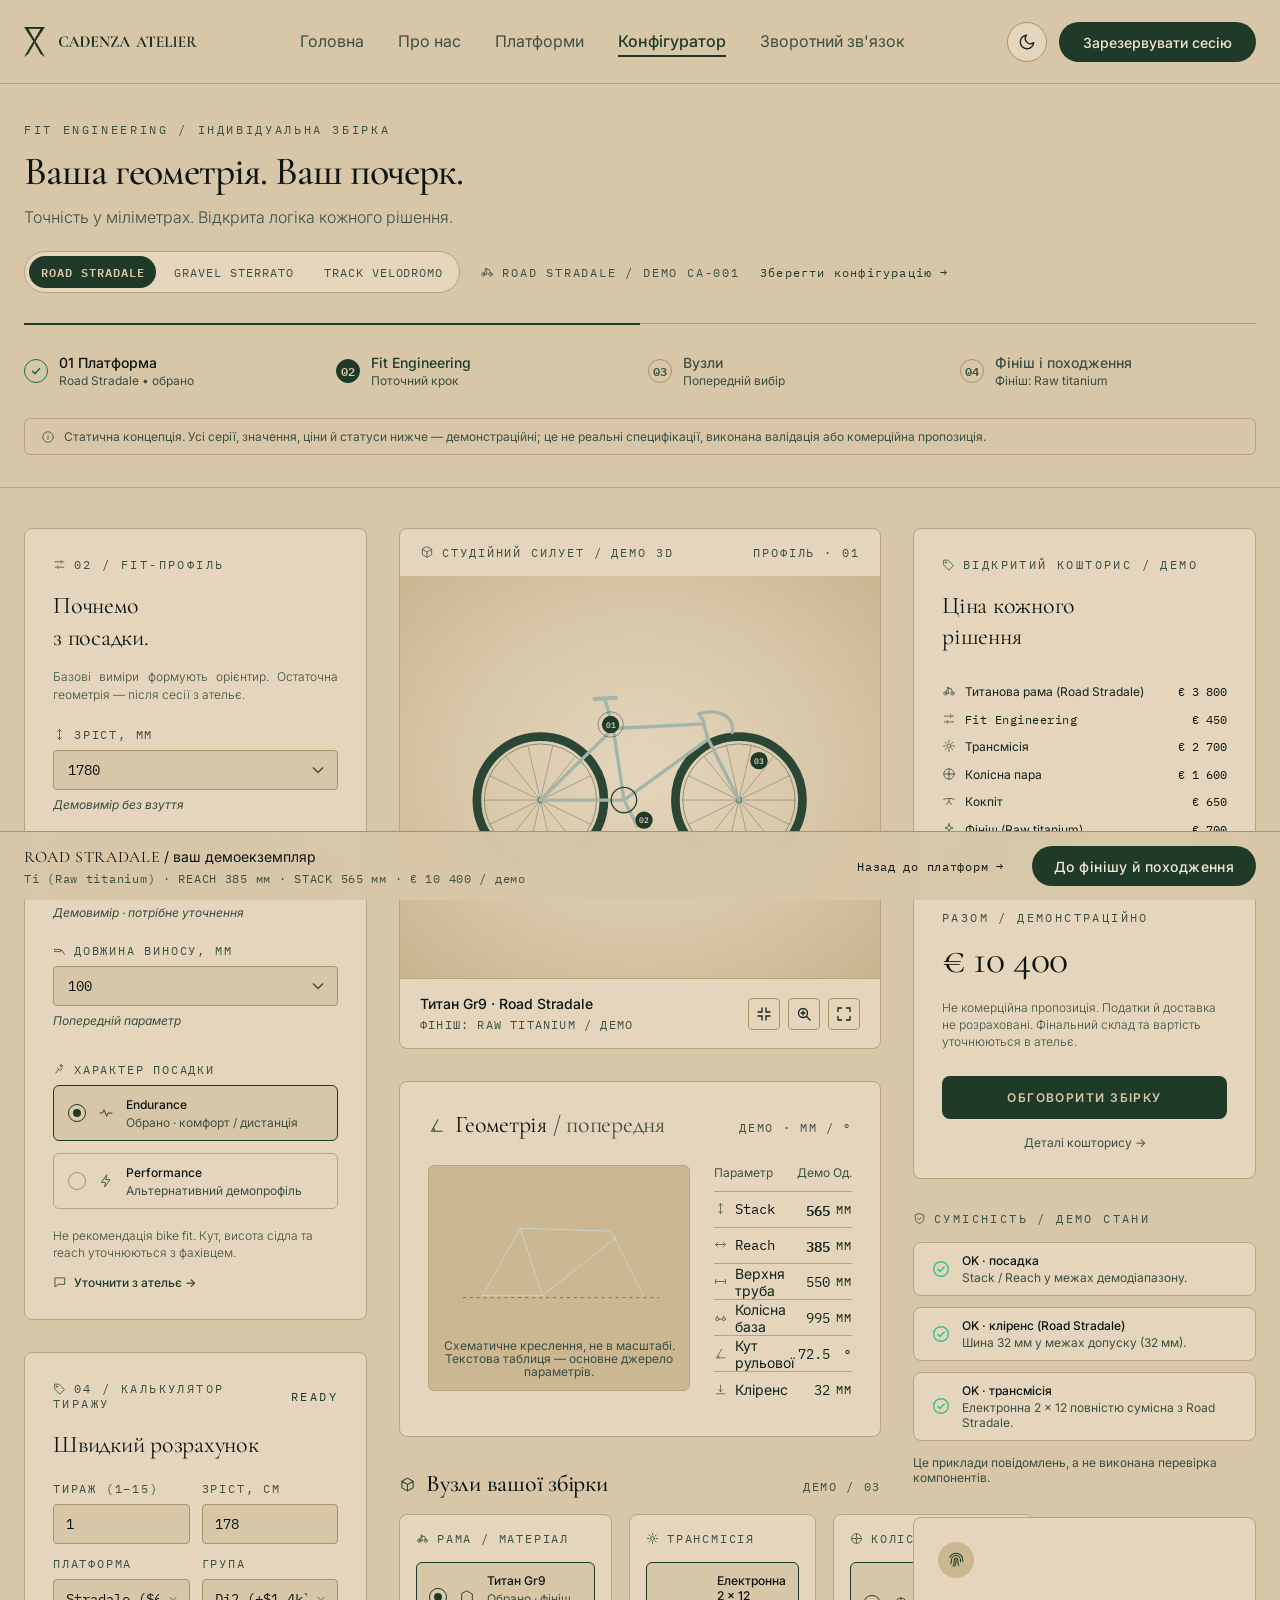
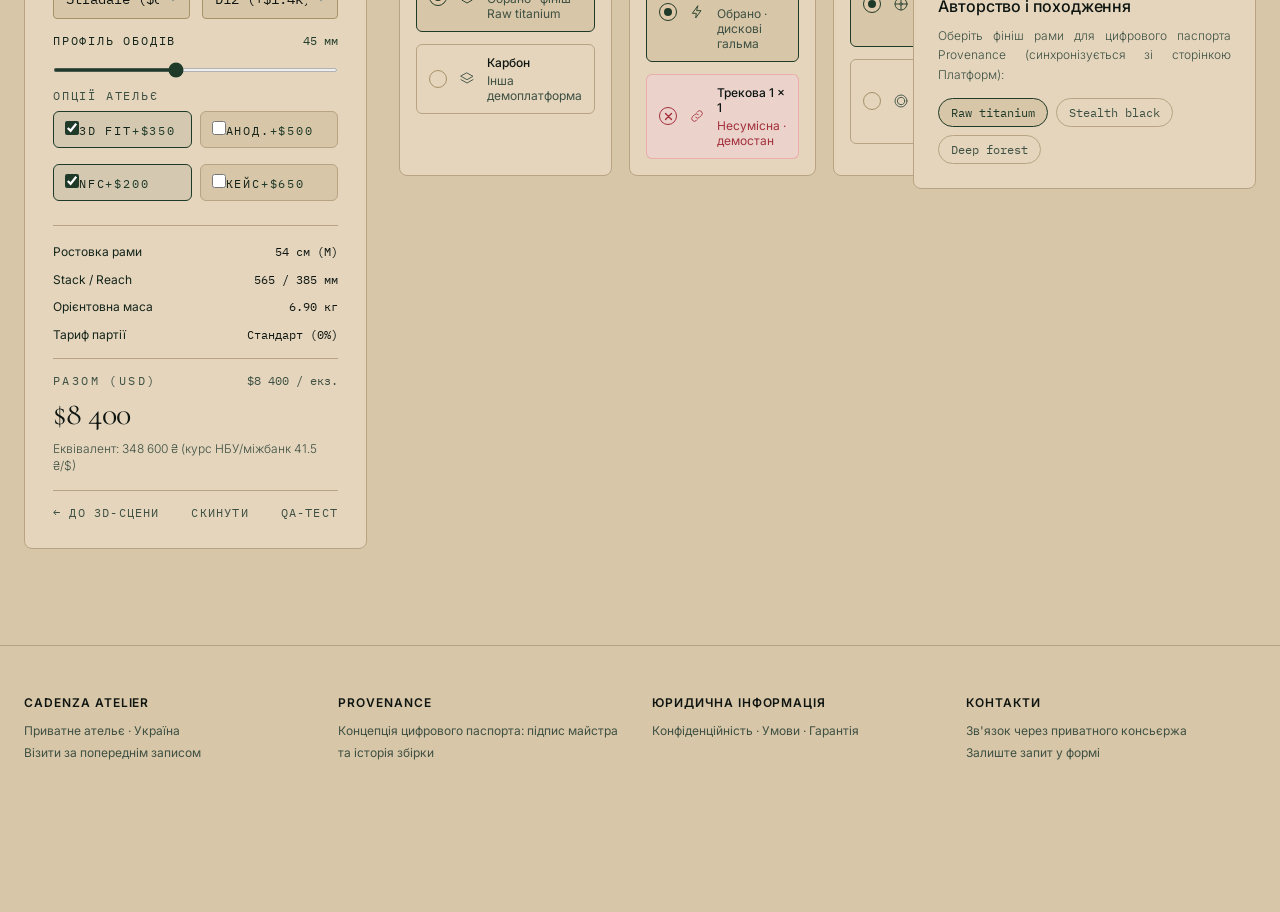
<file: Configurator.html>
<!DOCTYPE html>
<html lang="uk">
<head>
<meta charset="utf-8">
<meta name="viewport" content="width=device-width, initial-scale=1.0">
<meta name="description" content="Інтерактивний 3D-конфігуратор та калькулятор кошторису CADENZA Atelier. Підберіть геометрію рами за зростом, трансмісію, колеса та розрахуйте вартість збірки.">
<meta name="theme-color" content="#0E1511">
<script src="theme-preference.js"></script>
<link rel="canonical" href="https://oleks11koval.github.io/CadenzaAtelier/Configurator.html">
<meta property="og:type" content="website">
<meta property="og:locale" content="uk_UA">
<meta property="og:site_name" content="CADENZA Atelier">
<meta property="og:title" content="Конфігуратор — CADENZA Atelier">
<meta property="og:description" content="Інтерактивний 3D-конфігуратор та калькулятор кошторису CADENZA Atelier. Підберіть геометрію рами за зростом, трансмісію, колеса та розрахуйте вартість збірки.">
<meta property="og:url" content="https://oleks11koval.github.io/CadenzaAtelier/Configurator.html">
<meta name="twitter:card" content="summary_large_image">
<meta name="twitter:title" content="Конфігуратор — CADENZA Atelier">
<meta name="twitter:description" content="Інтерактивний 3D-конфігуратор та калькулятор кошторису CADENZA Atelier. Підберіть геометрію рами за зростом, трансмісію, колеса та розрахуйте вартість збірки.">
<title>Конфігуратор — Cadenza Atelier</title>
  <link id="cadenzaFaviconMain" rel="icon" type="image/png" href="[data-uri]">
  <link rel="apple-touch-icon" href="[data-uri]">
<link rel="preconnect" href="https://fonts.googleapis.com">
<link rel="preconnect" href="https://fonts.gstatic.com" crossorigin>
<link href="https://fonts.googleapis.com/css2?family=Cormorant+Garamond:wght@400;500;600&family=IBM+Plex+Mono:wght@400;500;600&family=Inter:wght@300;400;500;600&display=swap" rel="stylesheet">

<link rel="stylesheet" href="theme.css">
<style>
/* ===== Специфічні стилі сторінки «Конфігуратор» (Configurator.html) ===== */
body { padding-bottom: 96px; }
.wrap { width: min(1468px, calc(100% - 48px)); }

/* Іконки конфігуратора */
.ico { width: 14px; height: 14px; flex: none; fill: none; stroke: currentColor; stroke-width: 1.5; stroke-linecap: round; stroke-linejoin: round; vertical-align: -2px; margin-right: 8px; opacity: 0.9; }
.kicker .ico, .field > label .ico, .lbl .ico { width: 13px; height: 13px; vertical-align: -2px; color: var(--accent); opacity: 0.85; }
.geo-h h3 .ico, .sec-h h3 .ico { width: 17px; height: 17px; vertical-align: -2px; color: var(--accent); opacity: 0.9; margin-right: 10px; }
.alt h4, .alt h3.alt-heading .ico { color: var(--accent); }
.opt .oi { display: grid; place-items: center; flex: none; color: var(--muted); transition: color 0.2s; }
.opt .oi .ico { width: 16px; height: 16px; margin: 0; vertical-align: 0; }
.opt[aria-checked="true"] .oi { color: var(--accent); }
.opt.bad .oi { color: var(--bad); }
.lines .ico { color: var(--muted); margin-right: 9px; }
.tbl td .gl { display: inline-flex; align-items: center; }
.tbl td .gl .ico { color: var(--muted); width: 13px; height: 13px; vertical-align: 0; }
.notice .ico { vertical-align: -3px; margin-right: 9px; }
.lnk .ico { margin-right: 7px; vertical-align: -2px; }

/* Верхній блок та швидкий перемикач платформ */
.hero { padding-top: 38px; }
.hero h1 { font-size: var(--fs-h2); line-height: 1.1; font-weight: 500; letter-spacing: -0.025em; margin-top: 12px; }
.hero-row { display: flex; justify-content: space-between; align-items: flex-end; gap: 24px; flex-wrap: wrap; margin-top: 14px; }
.hero-row p { font-size: var(--fs-md); color: var(--muted); font-weight: 300; }
.hero-meta { display: flex; gap: 20px; align-items: center; flex-wrap: wrap; font-family: var(--mono); font-size: var(--fs-xs); letter-spacing: 0.15em; text-transform: uppercase; color: var(--muted); }
.plat-switch { display: inline-flex; gap: 6px; background: var(--card); border: 1px solid var(--line); border-radius: 999px; padding: 4px; }
.plat-btn { font-family: var(--mono); font-size: var(--fs-xs); letter-spacing: 0.08em; text-transform: uppercase; padding: 6px 12px; border-radius: 999px; color: var(--muted); transition: all 0.2s; }
.plat-btn:hover { color: var(--fg); }
.plat-btn[aria-pressed="true"] { background: var(--accent); color: var(--bg); font-weight: 600; }
.save { color: var(--accent); font-size: var(--fs-xs); letter-spacing: 0.1em; text-transform: none; transition: opacity 0.2s; }
.save:hover { opacity: 0.8; }

/* Stepper */
.stepper { position: relative; margin-top: 30px; display: grid; grid-template-columns: repeat(4, 1fr); gap: 16px; padding: 30px 0; border-top: 1px solid var(--line-2); }
.stepper .bar { position: absolute; left: 0; top: -1px; height: 2px; background: var(--accent); width: 50%; transition: width 0.5s cubic-bezier(0.2, 0.8, 0.2, 1); }
.step { display: flex; align-items: center; gap: 11px; text-align: left; cursor: pointer; border-radius: 6px; }
.dot { width: 24px; height: 24px; border-radius: 50%; flex: none; display: grid; place-items: center; font-family: var(--mono); font-size: var(--fs-xs); font-weight: 600; border: 1px solid var(--line-2); color: var(--muted); transition: all 0.25s; }
.step.done .dot { border-color: var(--ok); color: var(--ok); }
.step.cur .dot { background: var(--accent); border-color: var(--accent); color: var(--bg); }
.step b { display: block; font-size: var(--fs-sm); font-weight: 500; color: var(--muted); transition: color 0.25s; }
.step i { display: block; font-style: normal; font-size: var(--fs-xs); color: var(--subtle); margin-top: 2px; }
.step.done b { color: var(--fg); }
.step.cur b { color: var(--accent); }
.step.cur i { color: var(--accent); opacity: 0.85; }
.step:hover b { color: var(--fg); }
.notice { border: 1px solid var(--line); border-radius: 6px; padding: 10px 16px; font-size: var(--fs-xs); color: var(--muted); margin-bottom: 32px; }

/* Основна 3-колонкова сітка */
.grid { display: grid; grid-template-columns: 343px minmax(0, 1fr) 343px; gap: 32px; align-items: start; padding-top: 40px; }
.col { display: flex; flex-direction: column; gap: 32px; min-width: 0; }

/* Fit-панель */
.fit { padding: 28px; }
.fit h2 { font-size: var(--fs-h4); line-height: 32px; font-weight: 400; margin-top: 18px; letter-spacing: -0.01em; }
.fit .lead { font-size: var(--fs-xs); line-height: 18px; color: var(--muted); margin-top: 14px; font-weight: 300; }
.field { margin-top: 23px; }
.field > label, .lbl { display: block; font-family: var(--mono); font-size: var(--fs-xs); letter-spacing: 0.15em; text-transform: uppercase; color: var(--muted); margin-bottom: 8px; }
.combo { position: relative; }
.combo-input { width: 100%; height: 40px; background: var(--bg); border: 1px solid var(--line-2); border-radius: 4px; padding: 0 40px 0 14px; font-family: var(--mono); font-size: var(--fs-sm); color: var(--fg); transition: border-color 0.2s; }
.combo-input:hover { border-color: var(--accent); }
.combo-input:focus { outline: none; border-color: var(--accent); }
.combo.bad .combo-input { border-color: var(--bad); }
.combo-btn { position: absolute; right: 0; top: 0; width: 40px; height: 40px; display: grid; place-items: center; color: var(--muted); }
.combo-btn svg { transition: transform 0.2s; }
.combo.open .combo-btn svg { transform: rotate(180deg); }
.combo-list { position: absolute; z-index: 20; left: 0; right: 0; top: 44px; background: var(--card); border: 1px solid var(--line-2); border-radius: 6px; max-height: 220px; overflow: auto; padding: 4px; box-shadow: 0 14px 34px rgba(0, 0, 0, 0.5); }
.combo-list[hidden] { display: none; }
.combo-list li { list-style: none; padding: 8px 10px; border-radius: 4px; font-family: var(--mono); font-size: var(--fs-sm); color: var(--text); cursor: pointer; }
.combo-list li:hover, .combo-list li.sel { background: rgba(250, 212, 176, 0.12); color: var(--accent); }
.hint { font-size: var(--fs-xs); font-style: italic; color: var(--subtle); margin-top: 8px; line-height: 14px; transition: color 0.2s; }
.combo.bad + .hint { color: var(--bad); }

.radios { display: flex; flex-direction: column; gap: 12px; }
.opt { display: flex; align-items: center; gap: 12px; width: 100%; text-align: left; padding: 10px 14px; min-height: 56px; border: 1px solid var(--line); border-radius: 6px; background: transparent; transition: transform var(--smooth), border-color var(--smooth), background var(--smooth); }
.opt:hover { transform: translateX(6px); border-color: var(--accent); background: rgba(250, 212, 176, 0.05); }
.opt[aria-checked="true"] { border-color: var(--accent); background: var(--bg); }
.rad { width: 18px; height: 18px; border-radius: 50%; border: 1px solid var(--line-2); flex: none; display: grid; place-items: center; transition: all 0.2s; }
.opt[aria-checked="true"] .rad { border-color: var(--accent); background: rgba(250, 212, 176, 0.22); }
.opt[aria-checked="true"] .rad::after { content: ""; width: 8px; height: 8px; border-radius: 50%; background: var(--accent); }
.opt b { display: block; font-size: var(--fs-xs); font-weight: 500; color: var(--fg); }
.opt small { display: block; font-size: var(--fs-xs); color: var(--muted); margin-top: 3px; }
.opt.bad { background: var(--bad-bg); border-color: rgba(229, 100, 110, 0.35); }
.opt.bad small { color: var(--bad); }
.opt.bad .rad { border-color: var(--bad); color: var(--bad); }
.opt.bad[aria-checked="true"] { border-color: var(--bad); background: var(--bad-bg-active); }
.opt.bad[aria-checked="true"] .rad { background: rgba(229, 100, 110, 0.18); }
.opt.bad[aria-checked="true"] .rad::after { background: var(--bad); }
.note { font-size: var(--fs-xs); line-height: 17px; color: var(--muted); margin-top: 18px; font-weight: 300; }
.lnk { display: inline-block; margin-top: 14px; font-size: var(--fs-xs); font-weight: 500; color: var(--accent); transition: opacity 0.2s; }
.lnk:hover { opacity: 0.8; }

/* 3D / SVG Viewer */
.viewer { overflow: hidden; }
.v-head { display: flex; justify-content: space-between; padding: 16px 20px; font-family: var(--mono); font-size: var(--fs-xs); letter-spacing: 0.16em; text-transform: uppercase; color: var(--muted); }
.v-head button { font: inherit; letter-spacing: inherit; text-transform: inherit; color: var(--muted); transition: color 0.2s; }
.v-head button:hover { color: var(--accent); }
.v-stage { height: 402px; background: radial-gradient(ellipse at 50% 48%, #15251c 0%, #101a14 55%, #0c130f 100%); position: relative; overflow: hidden; }
.v-stage svg { width: 100%; height: 100%; display: block; transition: transform 0.5s cubic-bezier(0.2, 0.8, 0.2, 1); }
.v-stage.zoom svg { transform: scale(1.35); }
.v-foot { border-top: 1px solid var(--line); padding: 16px 20px; display: flex; justify-content: space-between; align-items: center; gap: 16px; }
.v-foot b { display: block; font-size: var(--fs-sm); font-weight: 500; }
.v-foot span { display: block; font-family: var(--mono); font-size: var(--fs-xs); letter-spacing: 0.1em; text-transform: uppercase; color: var(--muted); margin-top: 5px; }
.tools { display: flex; gap: 8px; }
.tool { width: 32px; height: 32px; border: 1px solid var(--line-2); border-radius: 4px; display: grid; place-items: center; color: var(--muted); transition: all 0.2s; }
.tool:hover { border-color: var(--accent); color: var(--accent); }
.tool.on { background: rgba(250, 212, 176, 0.14); border-color: var(--accent); color: var(--accent); }
.hs { cursor: pointer; transition: transform var(--spring); }
.hs circle.c { fill: var(--accent); transition: r 0.2s; }
.hs text { font-family: var(--mono); font-size: var(--fs-xs); font-weight: 600; fill: var(--bg); text-anchor: middle; dominant-baseline: central; pointer-events: none; }
.hs .ring { fill: none; stroke: var(--accent); stroke-width: 1.2; opacity: 0; transition: opacity 0.2s; }
.hs.on .ring { opacity: 0.55; animation: pulse 1.8s infinite; }
.hs:hover circle.c { r: 15; }
@keyframes pulse { 0%, 100% { r: 19; } 50% { r: 23; } }
#overlay { opacity: 0; transition: opacity 0.35s; }
.v-stage.prof2 #overlay { opacity: 1; }
.alt { padding: 16px 16px 18px; }
.alt h4, .alt h3.alt-heading { font-family: var(--mono); font-size: var(--fs-xs); letter-spacing: 0.12em; font-weight: 600; text-transform: uppercase; color: var(--accent); }
.alt p { font-family: var(--mono); font-size: var(--fs-xs); line-height: 20px; color: var(--muted); margin-top: 7px; }

/* Геометрія */
.geo { padding: 28px; }
.geo-h { display: flex; justify-content: space-between; align-items: baseline; }
.geo-h h3 { font-size: var(--fs-h4); font-weight: 400; letter-spacing: -0.01em; }
.geo-h h3 span { color: var(--muted); }
.geo-body { display: grid; grid-template-columns: 262px 1fr; gap: 24px; margin-top: 26px; }
.sch { background: var(--card-deep); border: 1px solid var(--line); border-radius: 6px; height: 226px; position: relative; }
.sch svg { width: 100%; height: 170px; display: block; }
.sch p { position: absolute; left: 0; right: 0; bottom: 12px; text-align: center; font-size: var(--fs-xs); line-height: 13px; color: var(--subtle); padding: 0 10px; }
.tbl { width: 100%; border-collapse: collapse; }
.tbl th { font-weight: 400; font-size: var(--fs-xs); color: var(--muted); text-align: right; padding: 0 0 11px; }
.tbl th:first-child { text-align: left; }
.tbl td { height: 36px; border-top: 1px solid var(--line); font-size: var(--fs-sm); color: var(--text); text-align: right; }
.tbl td:first-child { text-align: left; }
.tbl td.m { font-family: var(--mono); color: var(--fg); }
.tbl td.b { font-weight: 600; }
.tbl td.u { font-family: var(--mono); font-size: var(--fs-xs); letter-spacing: 0.08em; color: var(--subtle); width: 62px; text-transform: uppercase; }
.tbl td.v { width: 70px; font-family: var(--mono); }
.flash { animation: flash 0.6s; }
@keyframes flash { 0% { color: var(--accent); } 100% {} }

/* Вузли збірки */
.sec-h { display: flex; justify-content: space-between; align-items: baseline; margin-bottom: 16px; }
.sec-h h3 { font-size: var(--fs-h4); font-weight: 500; letter-spacing: -0.01em; }
.nodes { display: grid; grid-template-columns: repeat(3, 1fr); gap: 17px; }
.node { padding: 16px; }
.node .kicker { font-size: var(--fs-xs); letter-spacing: 0.15em; margin-bottom: 16px; }
.node .radios { gap: 12px; }
.node .opt { min-height: 56px; padding: 10px 12px; }

/* Кошторис */
.price { padding: 28px; }
.price h2 { font-size: var(--fs-h4); line-height: 31px; font-weight: 400; margin-top: 18px; letter-spacing: -0.01em; }
.lines { margin-top: 26px; }
.lines div { display: flex; justify-content: space-between; font-size: var(--fs-xs); line-height: 27.5px; color: var(--muted); }
.lines div span:last-child { font-family: var(--mono); color: var(--fg); }
.lines div.mo span:first-child { font-family: var(--mono); letter-spacing: 0.04em; }
.lines div.chg span:last-child { color: var(--accent); }
.sum { border-top: 1px solid var(--line); margin-top: 14px; padding-top: 24px; }
.total { font-family: var(--serif); font-size: var(--fs-h2); line-height: 1.1; font-weight: 400; margin-top: 12px; letter-spacing: -0.01em; }
.disc { font-size: var(--fs-xs); line-height: 17px; color: var(--muted); margin-top: 18px; font-weight: 300; }
.cta { display: flex; width: 100%; height: 43px; margin-top: 26px; border-radius: 8px; background: var(--accent); color: var(--bg); font-size: var(--fs-xs); font-weight: 600; letter-spacing: 0.12em; text-transform: uppercase; align-items: center; justify-content: center; animation: pulseAccent 3s infinite; transition: transform var(--spring), box-shadow var(--smooth), background var(--smooth); }
.cta:hover { background: var(--accent-h); animation: none; transform: translateY(-3px) scale(1.02); box-shadow: 0 10px 25px rgba(250, 212, 176, 0.25); }
.cta:active { transform: scale(0.98); }
.det { display: block; margin: 16px auto 0; font-size: var(--fs-xs); color: var(--muted); transition: color 0.2s; }
.det:hover { color: var(--fg); }
.det-panel { overflow: hidden; max-height: 0; transition: max-height 0.4s ease; }
.det-panel.open { max-height: 280px; }
.det-panel ul { list-style: none; margin-top: 16px; border-top: 1px solid var(--line); padding-top: 12px; }
.det-panel li { font-size: var(--fs-xs); line-height: 17px; color: var(--muted); padding: 3px 0; }
.det-panel li b { font-family: var(--mono); font-weight: 500; color: var(--text); }

/* Сумісність та Provenance */
.compat .kicker { margin-bottom: 16px; display: block; }
.cl { display: flex; flex-direction: column; gap: 11px; }
.ci { display: flex; gap: 12px; align-items: center; min-height: 54px; padding: 10px 18px; background: var(--card); border: 1px solid var(--line); border-radius: 8px; transition: border-color 0.3s, background 0.3s; }
.ci svg { flex: none; }
.ci b { display: block; font-size: var(--fs-xs); font-weight: 500; }
.ci small { display: block; font-size: var(--fs-xs); color: var(--muted); margin-top: 2px; }
.ci.active { border-color: var(--bad); background: var(--bad-bg); }
.cap { font-size: var(--fs-xs); line-height: 15px; color: var(--subtle); margin-top: 14px; }
.auth { padding: 24px; transition: border-color 0.4s, box-shadow 0.4s; }
.auth.hl { border-color: var(--accent); box-shadow: 0 0 0 3px rgba(250, 212, 176, 0.12); }
.auth .ic { width: 36px; height: 36px; border-radius: 50%; background: #1D2B22; display: grid; place-items: center; color: var(--muted); margin-bottom: 18px; }
.auth h4 { font-size: var(--fs-md); font-weight: 500; letter-spacing: -0.005em; }
.auth p { font-size: var(--fs-xs); line-height: 19.5px; color: var(--muted); margin-top: 10px; font-weight: 300; }
.finish-row { display: flex; gap: 8px; margin-top: 14px; flex-wrap: wrap; }
.fin-chip { font-family: var(--mono); font-size: var(--fs-xs); padding: 6px 12px; border: 1px solid var(--line); border-radius: 999px; color: var(--muted); transition: all 0.2s; }
.fin-chip[aria-pressed="true"] { border-color: var(--accent); color: var(--accent); background: var(--bg); }

/* Нижній фіксований док-бар (.dock) */
.dock { position: fixed; left: 0; right: 0; bottom: 0; z-index: 40; background: rgba(14, 21, 17, 0.96); backdrop-filter: blur(8px); border-top: 1px solid var(--line-2); }
.dock .wrap { display: flex; justify-content: space-between; align-items: center; gap: 24px; min-height: 68px; padding: 10px 0; }
.dock .t1 { font-size: var(--fs-sm); color: var(--fg); }
.dock .t1 em { font-family: var(--serif); font-style: normal; font-size: var(--fs-md); letter-spacing: 0.04em; text-transform: uppercase; }
.dock .t2 { font-family: var(--mono); font-size: var(--fs-xs); letter-spacing: 0.06em; color: var(--muted); margin-top: 4px; }
.dock-r { display: flex; align-items: center; gap: 28px; }
.back { font-family: var(--mono); font-size: var(--fs-xs); letter-spacing: 0.06em; color: var(--fg); transition: color 0.2s; }
.back:hover { color: var(--accent); }
.dock .pill { text-transform: none; font-size: var(--fs-sm); letter-spacing: 0.03em; padding: 12px 22px; }

footer { margin-top: 96px; }

@media (max-width: 1180px) {
  .grid { grid-template-columns: minmax(0, 1fr); }
  .stepper { grid-template-columns: repeat(2, 1fr); }
  .stepper .bar { display: none; }
  .hero h1 { font-size: var(--fs-h2); }
  .geo-body { grid-template-columns: 1fr; }
  .dock .t2 { display: none; }
}
@media (max-width: 640px) {
  .nodes { grid-template-columns: 1fr; }
  .dock-r { gap: 14px; }
  .back { display: none; }
}

/* Мінімальний вбудований калькулятор партії (#estimator у лівій колонці — єдина дизайн-система CADENZA) */
.est-mini { padding: 28px; }
.est-mini h2 { font-family: var(--serif); font-size: var(--fs-h4); line-height: 32px; font-weight: 400; margin-top: 18px; letter-spacing: -0.01em; color: var(--fg); }
.est-mini-grid { display: grid; grid-template-columns: 1fr 1fr; gap: 12px; margin-top: 20px; }
.est-mini .field { margin-top: 0; }
.est-mini .field label,
.est-mini .lbl { display: block; font-family: var(--mono); font-size: var(--fs-xs); letter-spacing: 0.15em; text-transform: uppercase; color: var(--muted); margin-bottom: 8px; }
.est-mini .est-range-head { display: flex; justify-content: space-between; align-items: baseline; margin-bottom: 8px; }
.est-mini .est-range-head label { margin-bottom: 0; }
.est-mini .combo-input { width: 100%; height: 40px; background: var(--bg); border: 1px solid var(--line-2); border-radius: 4px; padding: 0 12px; font-family: var(--mono); font-size: var(--fs-sm); color: var(--fg); transition: border-color 0.2s, background-color 0.2s; }
.est-mini .combo-input:hover,
.est-mini .combo-input:focus { outline: none; border-color: var(--accent); }
.est-mini select.combo-input { cursor: pointer; appearance: none; -webkit-appearance: none; padding-right: 30px; background-image: url("data:image/svg+xml,%3Csvg xmlns=%27http://www.w3.org/2000/svg%27 width=%2712%27 height=%2712%27 viewBox=%270 0 12 12%27 fill=%27none%27 stroke=%27%238E9C91%27 stroke-width=%271.5%27 stroke-linecap=%27round%27%3E%3Cpath d=%27M3 4.5L6 7.5L9 4.5%27/%3E%3C/svg%3E"); background-repeat: no-repeat; background-position: right 10px center; }
.est-mini .combo-input.border-cf-error { border-color: var(--bad) !important; background: var(--bad-bg); }
.est-mini .combo-input.border-amber-400 { border-color: var(--warn) !important; }
.est-mini-range { width: 100%; accent-color: var(--accent); cursor: pointer; margin-top: 2px; height: 4px; }
.est-mini-chips { display: grid; grid-template-columns: 1fr 1fr; gap: 8px; margin-top: 2px; }
.est-chip { display: flex; align-items: center; gap: 8px; padding: 9px 11px; border: 1px solid var(--line); border-radius: 6px; background: var(--bg); font-family: var(--sans); font-size: var(--fs-xs); font-weight: 400; color: var(--text); cursor: pointer; transition: border-color 0.2s, background-color 0.2s; user-select: none; text-transform: none; letter-spacing: 0; }
.est-chip:hover { border-color: var(--accent); }
.est-chip:has(input:checked) { border-color: var(--accent); background: rgba(250, 212, 176, 0.06); }
.est-chip input { accent-color: var(--accent); width: 14px; height: 14px; margin: 0; flex: none; cursor: pointer; }
.est-chip small { font-family: var(--mono); font-size: var(--fs-xs); color: var(--accent); margin-left: auto; }
.est-err-msg, .text-cf-error { font-family: var(--mono); font-size: var(--fs-xs); color: var(--bad); margin-top: 5px; line-height: 1.35; }
.text-amber-300 { font-family: var(--mono); font-size: var(--fs-xs); color: var(--warn); margin-top: 5px; line-height: 1.35; }
.est-global-alert { margin-top: 14px; padding: 10px 12px; border-radius: 6px; border: 1px solid var(--bad); background: var(--bad-bg); color: var(--bad); font-family: var(--mono); font-size: var(--fs-xs); line-height: 1.45; }
.est-mini .lines { margin-top: 18px; padding-top: 14px; border-top: 1px solid var(--line); font-family: var(--sans); }
.est-mini .lines div span:last-child { font-family: var(--mono); font-size: var(--fs-xs); }
.est-mini .sum { margin-top: 12px; padding-top: 16px; border-top: 1px solid var(--line); }
.est-mini .total { font-family: var(--serif); font-size: var(--fs-h3); line-height: 40px; font-weight: 400; color: var(--fg); margin-top: 6px; letter-spacing: -0.01em; }
.est-mini .disc { font-family: var(--sans); font-size: var(--fs-xs); line-height: 17px; color: var(--muted); margin-top: 6px; }
.est-mini-actions { display: flex; align-items: center; justify-content: space-between; margin-top: 16px; padding-top: 14px; border-top: 1px solid var(--line); }
.est-mini-actions button { font-family: var(--mono); font-size: var(--fs-xs); letter-spacing: 0.1em; text-transform: uppercase; color: var(--muted); transition: color 0.2s; }
.est-mini-actions button:hover { color: var(--accent); }
html[data-theme="light"] .est-chip:has(input:checked) { background: rgba(31, 58, 40, 0.08); }

</style>
<script src="theme.js" defer></script>
</head>
<body>
<a class="skip-link" href="#main-content">Перейти до основного вмісту</a>
<svg width="0" height="0" style="position:absolute" aria-hidden="true" focusable="false"><defs><symbol id="i-ruler-v" viewBox="0 0 24 24"><path d="M12 3v18M8.5 6.5L12 3l3.5 3.5M8.5 17.5L12 21l3.5-3.5"/></symbol><symbol id="i-leg" viewBox="0 0 24 24"><path d="M9 3v18M9 6h4M9 10h3M9 14h4M9 18h3M17 5v14M15 7l2-2 2 2M15 17l2 2 2-2"/></symbol><symbol id="i-stem" viewBox="0 0 24 24"><path d="M3 10h11v4H3zM14 12h3l4 7"/></symbol><symbol id="i-sliders" viewBox="0 0 24 24"><path d="M4 7h9M17 7h3M4 17h3M11 17h9M15 4.5v5M9 14.5v5"/></symbol><symbol id="i-posture" viewBox="0 0 24 24"><circle cx="15" cy="5" r="2"/><path d="M5 19l5-7 4 2 3-5M10 12l-1-3"/></symbol><symbol id="i-pulse" viewBox="0 0 24 24"><path d="M3 12h4l2-5 4 10 2-5h6"/></symbol><symbol id="i-bolt" viewBox="0 0 24 24"><path d="M13 3L5 14h6l-1 7 8-11h-6z"/></symbol><symbol id="i-hex" viewBox="0 0 24 24"><path d="M12 3l8 4.5v9L12 21l-8-4.5v-9z"/></symbol><symbol id="i-layers" viewBox="0 0 24 24"><path d="M12 3l9 5-9 5-9-5zM3 13l9 5 9-5"/></symbol><symbol id="i-gear" viewBox="0 0 24 24"><circle cx="12" cy="12" r="3.5"/><path d="M12 2.5v3M12 18.5v3M2.5 12h3M18.5 12h3M5.3 5.3l2.1 2.1M16.6 16.6l2.1 2.1M5.3 18.7l2.1-2.1M16.6 7.4l2.1-2.1"/></symbol><symbol id="i-link" viewBox="0 0 24 24"><path d="M10 14a4 4 0 005.7 0l3-3a4 4 0 00-5.7-5.7l-1 1M14 10a4 4 0 00-5.7 0l-3 3a4 4 0 005.7 5.7l1-1"/></symbol><symbol id="i-wheel" viewBox="0 0 24 24"><circle cx="12" cy="12" r="9"/><circle cx="12" cy="12" r="1.8"/><path d="M12 3v7.2M12 13.8V21M3 12h7.2M13.8 12H21"/></symbol><symbol id="i-rim" viewBox="0 0 24 24"><circle cx="12" cy="12" r="9"/><circle cx="12" cy="12" r="5.5"/></symbol><symbol id="i-frame" viewBox="0 0 24 24"><circle cx="6" cy="16" r="3"/><circle cx="18" cy="16" r="3"/><path d="M6 16l4-8h6l2 8M10 8L12 16h-6M9 6h3"/></symbol><symbol id="i-cockpit" viewBox="0 0 24 24"><path d="M3 9c3-2 15-2 18 0M12 8v4M12 12l-4 6M12 12l4 6"/></symbol><symbol id="i-spark" viewBox="0 0 24 24"><path d="M12 3l1.8 5.2L19 10l-5.2 1.8L12 17l-1.8-5.2L5 10l5.2-1.8z"/></symbol><symbol id="i-wrench" viewBox="0 0 24 24"><path d="M14.7 6.3a4 4 0 00-5.4 5.4L3 18l3 3 6.3-6.3a4 4 0 005.4-5.4l-2.4 2.4-2.6-.6-.6-2.6z"/></symbol><symbol id="i-reach" viewBox="0 0 24 24"><path d="M3 12h18M7 8l-4 4 4 4M17 8l4 4-4 4"/></symbol><symbol id="i-tt" viewBox="0 0 24 24"><path d="M3 12h18M3 8v8M21 8v8"/></symbol><symbol id="i-wb" viewBox="0 0 24 24"><circle cx="6" cy="15" r="3"/><circle cx="18" cy="15" r="3"/><path d="M9 15h6M6 9v3M18 9v3"/></symbol><symbol id="i-ang" viewBox="0 0 24 24"><path d="M5 20L14 4M5 20h15M9.5 20a6 6 0 00-1.2-3.6"/></symbol><symbol id="i-clr" viewBox="0 0 24 24"><path d="M4 20h16M12 4v12M8.5 12.5L12 16l3.5-3.5"/></symbol><symbol id="i-cube" viewBox="0 0 24 24"><path d="M12 3l8 4.5v9L12 21l-8-4.5v-9zM12 12l8-4.5M12 12v9M12 12L4 7.5"/></symbol><symbol id="i-tag" viewBox="0 0 24 24"><path d="M3 12V4h8l10 10-8 8z"/><circle cx="7.5" cy="8.5" r="1.2"/></symbol><symbol id="i-shield" viewBox="0 0 24 24"><path d="M12 3l8 3v6c0 4.5-3.2 7.8-8 9-4.8-1.2-8-4.5-8-9V6z"/><path d="M8.5 12l2.5 2.5 4.5-5"/></symbol><symbol id="i-info" viewBox="0 0 24 24"><circle cx="12" cy="12" r="9"/><path d="M12 11v5M12 8v.1"/></symbol><symbol id="i-chat" viewBox="0 0 24 24"><path d="M4 5h16v11H9l-5 4z"/></symbol><symbol id="i-eye" viewBox="0 0 24 24"><path d="M2 12s3.5-6.5 10-6.5S22 12 22 12s-3.5 6.5-10 6.5S2 12 2 12z"/><circle cx="12" cy="12" r="2.8"/></symbol></defs></svg>

<header class="hdr">
  <div class="wrap">
    <a class="logo" href="index.html" aria-label="Cadenza Atelier — Головна">
      <span class="logo-icon">
        <img width="30" height="30" decoding="async" class="logo-dark" src="MainLogo_Final.png" alt="">
        <img width="30" height="30" decoding="async" class="logo-light" src="MainLogo_Light.png" alt="" aria-hidden="true">
      </span>
      <span class="logo-text">
        <img width="138" height="24" decoding="async" class="logo-dark" src="TextLogo_Final.png" alt="Cadenza Atelier">
        <img width="138" height="24" decoding="async" class="logo-light" src="TextLogo_Light.png" alt="" aria-hidden="true">
      </span>
    </a>
    <nav class="nav" id="mainNav" aria-label="Основна навігація">
      <a href="index.html">Головна</a>
      <a href="pro_nas.html">Про нас</a>
      <a href="Platforms.html">Платформи</a>
      <a href="Configurator.html" class="on" aria-current="page">Конфігуратор</a>
      <a href="index.html#contact">Зворотний зв'язок</a>
    </nav>
    <a class="pill" href="index.html#booking">Зарезервувати сесію</a>
  </div>
</header>

<main id="main-content">
<section class="wrap hero">
  <p class="kicker" style="letter-spacing:.22em">Fit Engineering / Індивідуальна збірка</p>
  <h1>Ваша геометрія. Ваш почерк.</h1>
  <div class="hero-row">
    <p>Точність у міліметрах. Відкрита логіка кожного рішення.</p>
    <div class="hero-meta">
      <div class="plat-switch" id="platSwitch" role="group" aria-label="Вибір платформи">
        <button type="button" class="plat-btn" data-plat="road" aria-pressed="true">Road Stradale</button>
        <button type="button" class="plat-btn" data-plat="gravel" aria-pressed="false">Gravel Sterrato</button>
        <button type="button" class="plat-btn" data-plat="track" aria-pressed="false">Track Velodromo</button>
      </div>
      <span id="platBadge"><svg class="ico" aria-hidden="true" focusable="false"><use href="#i-frame"/></svg>Road Stradale / Demo CA-001</span>
      <button class="save" id="save" type="button">Зберегти конфігурацію →</button>
    </div>
  </div>

  <div class="stepper" id="stepper" role="tablist" aria-label="Кроки конфігурації">
    <div class="bar" id="bar"></div>
  </div>
  <div class="notice"><svg class="ico" aria-hidden="true" focusable="false"><use href="#i-info"/></svg>Статична концепція. Усі серії, значення, ціни й статуси нижче — демонстраційні; це не реальні специфікації, виконана валідація або комерційна пропозиція.</div>
</section>

<div class="rule"></div>

<section class="wrap grid">

  <!-- LEFT -->
  <div class="col">
    <div class="card fit rv" id="fit">
      <p class="kicker"><svg class="ico" aria-hidden="true" focusable="false"><use href="#i-sliders"/></svg>02 / Fit-профіль</p>
      <h2>Почнемо<br>з посадки.</h2>
      <p class="lead">Базові виміри формують орієнтир. Остаточна геометрія — після сесії з ательє.</p>

      <div class="field" data-f="height">
        <label for="f-height"><svg class="ico" aria-hidden="true" focusable="false"><use href="#i-ruler-v"/></svg>Зріст, мм</label>
        <div class="combo">
          <input class="combo-input" id="f-height" type="text" inputmode="numeric" maxlength="4" autocomplete="off" value="1780" role="combobox" aria-expanded="false" aria-controls="l-height">
          <button class="combo-btn" type="button" tabindex="-1" aria-label="Показати варіанти"><svg width="12" height="8" viewBox="0 0 12 8" fill="none" stroke="currentColor" stroke-width="1.5"><path d="M1 1.5l5 5 5-5"/></svg></button>
          <ul class="combo-list" id="l-height" role="listbox" hidden></ul>
        </div>
        <p class="hint">Демовимір без взуття</p>
      </div>

      <div class="field" data-f="inseam">
        <label for="f-inseam"><svg class="ico" aria-hidden="true" focusable="false"><use href="#i-leg"/></svg>Внутрішня довжина ноги, мм</label>
        <div class="combo">
          <input class="combo-input" id="f-inseam" type="text" inputmode="numeric" maxlength="4" autocomplete="off" value="840" role="combobox" aria-expanded="false" aria-controls="l-inseam">
          <button class="combo-btn" type="button" tabindex="-1" aria-label="Показати варіанти"><svg width="12" height="8" viewBox="0 0 12 8" fill="none" stroke="currentColor" stroke-width="1.5"><path d="M1 1.5l5 5 5-5"/></svg></button>
          <ul class="combo-list" id="l-inseam" role="listbox" hidden></ul>
        </div>
        <p class="hint">Демовимір · потрібне уточнення</p>
      </div>

      <div class="field" data-f="stem">
        <label for="f-stem"><svg class="ico" aria-hidden="true" focusable="false"><use href="#i-stem"/></svg>Довжина виносу, мм</label>
        <div class="combo">
          <input class="combo-input" id="f-stem" type="text" inputmode="numeric" maxlength="3" autocomplete="off" value="100" role="combobox" aria-expanded="false" aria-controls="l-stem">
          <button class="combo-btn" type="button" tabindex="-1" aria-label="Показати варіанти"><svg width="12" height="8" viewBox="0 0 12 8" fill="none" stroke="currentColor" stroke-width="1.5"><path d="M1 1.5l5 5 5-5"/></svg></button>
          <ul class="combo-list" id="l-stem" role="listbox" hidden></ul>
        </div>
        <p class="hint">Попередній параметр</p>
      </div>

      <div class="field" style="margin-top:34px">
        <span class="lbl" id="fit-lbl"><svg class="ico" aria-hidden="true" focusable="false"><use href="#i-posture"/></svg>Характер посадки</span>
        <div class="radios" id="fitType" role="radiogroup" aria-labelledby="fit-lbl">
          <button type="button" class="opt" role="radio" aria-checked="true" data-v="endurance"><span class="rad"></span><span class="oi"><svg class="ico" aria-hidden="true" focusable="false"><use href="#i-pulse"/></svg></span><span><b>Endurance</b><small>Обрано · комфорт / дистанція</small></span></button>
          <button type="button" class="opt" role="radio" aria-checked="false" data-v="performance"><span class="rad"></span><span class="oi"><svg class="ico" aria-hidden="true" focusable="false"><use href="#i-bolt"/></svg></span><span><b>Performance</b><small>Альтернативний демопрофіль</small></span></button>
        </div>
      </div>
      <p class="note">Не рекомендація bike fit. Кут, висота сідла та reach уточнюються з фахівцем.</p>
      <button class="lnk" type="button" data-modal="Уточнення посадки"><svg class="ico" aria-hidden="true" focusable="false"><use href="#i-chat"/></svg>Уточнити з ательє →</button>
    </div>

    <div class="card est-mini rv" id="estimator">
      <div style="display:flex;justify-content:space-between;align-items:center;gap:8px;">
        <p class="kicker"><svg class="ico" aria-hidden="true" focusable="false"><use href="#i-tag"/></svg>04 / Калькулятор тиражу</p>
        <span id="widget-status-pill" class="kicker" style="color:var(--accent);font-size: var(--fs-xs);">Ready</span>
      </div>
      <h2>Швидкий розрахунок</h2>

      <div id="error-widget-global" class="est-global-alert" role="alert" aria-live="polite" hidden></div>

      <div class="est-mini-grid">
        <div class="field">
          <label for="bikes-count">Тираж (1–15)</label>
          <input class="combo-input" id="bikes-count" type="number" min="1" max="15" step="1" value="1" required>
          <p id="error-bikes" class="est-err-msg" hidden></p>
        </div>
        <div class="field">
          <label for="rider-height">Зріст, см</label>
          <input class="combo-input" id="rider-height" type="number" min="145" max="215" step="1" value="178" required>
          <p id="error-height" class="est-err-msg" hidden></p>
        </div>
      </div>

      <div class="est-mini-grid" style="margin-top:12px;">
        <div class="field">
          <label for="platform-type">Платформа</label>
          <select class="combo-input" id="platform-type">
            <option value="road" selected>Stradale ($6k)</option>
            <option value="gravel">Sterrato ($6.4k)</option>
            <option value="track">Velodromo ($5.4k)</option>
          </select>
        </div>
        <div class="field">
          <label for="drivetrain-tier">Група</label>
          <select class="combo-input" id="drivetrain-tier">
            <option value="mech">Mech (+$0)</option>
            <option value="elec" selected>Di2 (+$1.4k)</option>
            <option value="ceramic">Ceramic (+$2.2k)</option>
          </select>
        </div>
      </div>

      <div class="field" style="margin-top:14px;">
        <div class="est-range-head">
          <label for="wheel-profile">Профіль ободів</label>
          <span id="wheel-profile-val" class="mono" style="font-size: var(--fs-xs);color:var(--accent);">45 мм</span>
        </div>
        <input type="range" id="wheel-profile" min="30" max="65" step="5" value="45" class="est-mini-range">
      </div>

      <div class="field" style="margin-top:12px;">
        <span class="lbl">Опції ательє</span>
        <div class="est-mini-chips">
          <label class="est-chip" for="opt-fit"><input type="checkbox" id="opt-fit" checked><span>3D Fit</span><small>+$350</small></label>
          <label class="est-chip" for="opt-finish"><input type="checkbox" id="opt-finish"><span>Анод.</span><small>+$500</small></label>
          <label class="est-chip" for="opt-provenance"><input type="checkbox" id="opt-provenance" checked><span>NFC</span><small>+$200</small></label>
          <label class="est-chip" for="opt-case"><input type="checkbox" id="opt-case"><span>Кейс</span><small>+$650</small></label>
        </div>
      </div>

      <div class="lines" style="margin-top:16px;padding-top:12px;border-top:1px solid var(--line);">
        <div><span>Ростовка рами</span><span id="fit-frame-size">54 см (M)</span></div>
        <div><span>Stack / Reach</span><span id="fit-geometry">565 / 385 мм</span></div>
        <div><span>Орієнтовна маса</span><span id="est-weight">6.90 кг</span></div>
        <div class="chg"><span>Тариф партії</span><span id="discount-badge">0%</span></div>
      </div>

      <div class="sum" style="margin-top:10px;padding-top:14px;">
        <div style="display:flex;justify-content:space-between;align-items:baseline;">
          <p class="kicker" style="font-size: var(--fs-xs);">Разом (USD)</p>
          <span id="unit-price" class="mono" style="font-size: var(--fs-xs);color:var(--muted);">$8 400 / екз.</span>
        </div>
        <div class="total" id="total-price" style="font-size: var(--fs-h3);margin-top:6px;">$8 400</div>
        <p class="disc" id="total-price-uah" style="margin-top:6px;">Еквівалент: 348 600 ₴</p>
        <p id="widget-breakdown-text" hidden></p>
      </div>

      <div class="est-mini-actions">
        <button type="button" id="widget-to-config">← До 3D-сцени</button>
        <button type="button" id="widget-reset">Скинути</button>
        <button type="button" id="widget-qa-btn">QA-тест</button>
      </div>
    </div>
  </div>

  <!-- CENTER -->
  <div class="col">
    <div class="card viewer rv" id="viewer">
      <div class="v-head"><span><svg class="ico" aria-hidden="true" focusable="false"><use href="#i-cube"/></svg>Студійний силует / демо 3D</span><button type="button" id="profBtn">Профіль · 01</button></div>
      <div class="v-stage" id="stage">
        <svg viewBox="-109 -85 718 415" preserveAspectRatio="xMidYMid meet" role="img" aria-label="Схематичний силует велосипеда з трьома позначеними вузлами">
          <g id="wheels" fill="none"></g>
          <g id="frame" fill="none" stroke-linecap="round" stroke-linejoin="round">
            <path id="fr-main" d="M101 157L210 50M101 157L226 157M226 157L210 50M210 50L345 43M226 157L352 66M345 43L352 66M350 62L398 157M210 50L198 8M346 40L338 28M338 28C362 21 392 27 388 56M226 157L246 196"/>
            <path id="fr-seat" d="M182 6L214 4" />
          </g>
          <circle cx="226" cy="157" r="19" fill="none" id="bb" stroke-width="2"/>
          <g id="overlay" font-family="IBM Plex Mono" font-size="10" fill="#FAD4B0">
            <path d="M345 157V43M226 157H345" stroke="#FAD4B0" stroke-width="1" stroke-dasharray="4 4" fill="none"/>
            <text x="353" y="104" id="ov-stack">STACK 565</text>
            <text x="262" y="173" id="ov-reach">REACH 385</text>
          </g>
          <g class="hs on" data-h="1" tabindex="0" role="button" aria-label="Вузол 01: рама"><circle class="ring" cx="206" cy="44" r="19"/><circle class="c" cx="206" cy="44" r="13"/><text x="206" y="44">01</text></g>
          <g class="hs" data-h="2" tabindex="0" role="button" aria-label="Вузол 02: трансмісія"><circle class="ring" cx="256" cy="187" r="19"/><circle class="c" cx="256" cy="187" r="13"/><text x="256" y="187">02</text></g>
          <g class="hs" data-h="3" tabindex="0" role="button" aria-label="Вузол 03: вилка та колеса"><circle class="ring" cx="428" cy="98" r="19"/><circle class="c" cx="428" cy="98" r="13"/><text x="428" y="98">03</text></g>
        </svg>
      </div>
      <div class="v-foot">
        <div><b id="capT">Титан. Без зайвого.</b><span id="capS">Матовий фініш / демо</span></div>
        <div class="tools">
          <button class="tool" id="tReset" type="button" aria-label="Скинути вигляд" title="Скинути вигляд"><svg width="16" height="16" viewBox="0 0 16 16" fill="none" stroke="currentColor" stroke-width="1.3" stroke-linecap="round"><path d="M2 6h4V2M14 6h-4V2M2 10h4v4M14 10h-4v4"/></svg></button>
          <button class="tool" id="tZoom" type="button" aria-label="Збільшити" aria-pressed="false" title="Збільшити"><svg width="16" height="16" viewBox="0 0 16 16" fill="none" stroke="currentColor" stroke-width="1.3" stroke-linecap="round"><circle cx="7" cy="7" r="4.5"/><path d="M10.5 10.5L14 14M7 5v4M5 7h4"/></svg></button>
          <button class="tool" id="tFull" type="button" aria-label="На весь екран" title="На весь екран"><svg width="16" height="16" viewBox="0 0 16 16" fill="none" stroke="currentColor" stroke-width="1.3" stroke-linecap="round"><path d="M2 5.5V2h3.5M10.5 2H14v3.5M14 10.5V14h-3.5M5.5 14H2v-3.5"/></svg></button>
        </div>
      </div>
    </div>

    <div class="card geo rv" id="geo">
      <div class="geo-h"><h3><svg class="ico" aria-hidden="true" focusable="false"><use href="#i-ang"/></svg>Геометрія <span>/ попередня</span></h3><span class="kicker" style="letter-spacing:.14em">Демо · мм / °</span></div>
      <div class="geo-body">
        <div class="sch">
          <svg viewBox="0 0 262 170" aria-hidden="true">
            <path id="sch-line" fill="none" stroke="#C8D3CB" stroke-width="1" stroke-linejoin="round"/>
            <path d="M34 132H232" stroke="#6A776D" stroke-width="1" stroke-dasharray="3 4"/>
          </svg>
          <p>Схематичне креслення, не в масштабі. Текстова таблиця — основне джерело параметрів.</p>
        </div>
        <table class="tbl">
          <thead><tr><th>Параметр</th><th>Демо</th><th>Од.</th></tr></thead>
          <tbody id="gBody"></tbody>
        </table>
      </div>
    </div>

    <div id="nodesWrap" class="rv">
      <div class="sec-h"><h3><svg class="ico" aria-hidden="true" focusable="false"><use href="#i-cube"/></svg>Вузли вашої збірки</h3><span class="kicker" style="letter-spacing:.14em">Демо / 03</span></div>
      <div class="nodes" id="nodes"></div>
    </div>
  </div>

  <!-- RIGHT -->
  <div class="col">
    <div class="card price rv">
      <p class="kicker"><svg class="ico" aria-hidden="true" focusable="false"><use href="#i-tag"/></svg>Відкритий кошторис / демо</p>
      <h2>Ціна кожного<br>рішення</h2>
      <div class="lines" id="lines"></div>
      <div class="sum">
        <p class="kicker" style="font-size: var(--fs-xs)">Разом / демонстраційно</p>
        <div class="total" id="total">€ 10 400</div>
        <p class="disc">Не комерційна пропозиція. Податки й доставка не розраховані. Фінальний склад та вартість уточнюються в ательє.</p>
      </div>
      <button class="cta" type="button" data-modal="Обговорення збірки">Обговорити збірку</button>
      <button class="det" type="button" id="detBtn" aria-expanded="false">Деталі кошторису →</button>
      <div class="det-panel" id="detPanel"><ul id="detList"></ul></div>
    </div>

    <div class="compat rv">
      <span class="kicker"><svg class="ico" aria-hidden="true" focusable="false"><use href="#i-shield"/></svg>Сумісність / демо стани</span>
      <div class="cl" id="cl"></div>
      <p class="cap">Це приклади повідомлень, а не виконана перевірка компонентів.</p>
    </div>

    <div class="card auth rv" id="auth">
      <div class="ic"><svg width="18" height="18" viewBox="0 0 24 24" fill="none" stroke="currentColor" stroke-width="1.4" stroke-linecap="round"><path d="M12 11v3c0 2.5-.6 4.5-1.8 6.2M8 20c1.2-1.8 1.6-3.8 1.6-6v-2.2a2.4 2.4 0 014.8 0V14c0 2 .4 3.8 1.4 5.4M5 17c.7-1.6 1-3.2 1-5a6 6 0 0112 0c0 .8 0 1.6.2 2.4M4 8.5A9 9 0 0112 3a9 9 0 019 9v1.5"/></svg></div>
      <h4>Авторство і походження</h4>
      <p>Оберіть фініш рами для цифрового паспорта Provenance (синхронізується зі сторінкою Платформ):</p>
      <div class="finish-row" id="finishSwitch" role="group" aria-label="Фініш рами">
        <button type="button" class="fin-chip" data-f="raw" aria-pressed="true">Raw titanium</button>
        <button type="button" class="fin-chip" data-f="stealth" aria-pressed="false">Stealth black</button>
        <button type="button" class="fin-chip" data-f="forest" aria-pressed="false">Deep forest</button>
      </div>
    </div>
  </div>
</section>
</main>

<footer>
  <div class="wrap foot">
    <div><h4>CADENZA Atelier</h4><p>Приватне ательє · Україна</p><p>Візити за попереднім записом</p></div>
    <div><h4>Provenance</h4><p>Концепція цифрового паспорта: підпис майстра та історія збірки</p></div>
    <div><h4>Юридична інформація</h4><p class="inline"><a href="index.html#contact">Конфіденційність</a> · <a href="index.html#contact">Умови</a> · <a href="index.html#contact">Гарантія</a></p></div>
    <div><h4>Контакти</h4><p>Зв'язок через приватного консьєржа</p><a href="index.html#booking">Залиште запит у формі</a></div>
  </div>
</footer>

<div class="dock">
  <div class="wrap">
    <div><div class="t1"><em id="dockPlatName">Road Stradale</em> / ваш демоекземпляр</div><div class="t2" id="dockInfo"></div></div>
    <div class="dock-r">
      <a class="back" id="backToPlat" href="Platforms.html#road">Назад до платформ →</a>
      <button class="pill" type="button" id="dockBtn">До фінішу й походження</button>
    </div>
  </div>
</div>

<div class="toast above-dock" id="toast" role="status" aria-live="polite"></div>

<div class="modal" id="modal" hidden role="dialog" aria-modal="true" aria-labelledby="mTitle">
  <div class="mc">
    <button class="mx" type="button" id="mClose" aria-label="Закрити">×</button>
    <p class="kicker">Запит до ательє / демо</p>
    <h3 id="mTitle">Обговорення збірки</h3>
    <div class="sumline" id="mSum"></div>
    <form id="mForm" novalidate>
      <label class="f">
        Ім’я
        <input name="name" type="text" placeholder="Як до вас звертатися" autocomplete="name" required>
        <span class="field-err">Будь ласка, вкажіть коректне ім'я (від 2 літер)</span>
      </label>
      <label class="f">
        Email
        <input name="email" type="email" placeholder="Ваша електронна адреса" autocomplete="email" required>
        <span class="field-err">Введіть коректну адресу електронної пошти</span>
      </label>
      <label class="f">
        Телефон
        <input name="phone" type="tel" placeholder="+38 (0XX) XXX-XX-XX" autocomplete="tel" value="+380">
        <span class="field-err">Вкажіть телефон у форматі +380... або від 10 цифр</span>
      </label>
      <div class="seg" id="mSeg" role="radiogroup" aria-label="Формат зустрічі">
        <button type="button" role="radio" aria-checked="true" data-v="Студія">Студія</button>
        <button type="button" role="radio" aria-checked="false" data-v="Онлайн">Онлайн</button>
      </div>
      <label class="f">Коментар<textarea name="note" placeholder="Побажання до геометрії, матеріалів, термінів"></textarea></label>
      <button class="cta" type="submit" style="margin-top:6px">Надіслати запит</button>
    </form>
  </div>
</div>

<script src="validation.js" defer></script>
<script src="widget.js" defer></script>
<script>
/**
 * CADENZA Atelier — Інтерактивний конфігуратор (BikeConfigurator)
 * Інтегровано з CadenzaApp.PLATFORMS, CadenzaApp.FINISHES, CadenzaApp.Storage та URLSearchParams
 */
(function (window, document) {
  'use strict';

  const $ = (s, r = document) => r.querySelector(s);
  const $$ = (s, r = document) => [...r.querySelectorAll(s)];
  let App = window.CadenzaApp;
  const fmt = n => (App || window.CadenzaApp).formatNumber(n);
  const NS = 'http://www.w3.org/2000/svg';
  const ic = n => `<svg class="ico" aria-hidden="true" focusable="false"><use href="#i-${n}"/></svg>`;

  class BikeConfigurator {
    constructor() {
      const cached = App.Storage.getConfig();
      const params = new URLSearchParams(window.location.search);
      const urlPlat = params.get('platform');
      const urlFinish = params.get('finish');

      const initialPlat = (urlPlat && App.PLATFORMS[urlPlat]) ? urlPlat : (cached.platform && App.PLATFORMS[cached.platform] ? cached.platform : 'road');
      const initialFinish = (urlFinish && App.FINISHES[urlFinish]) ? urlFinish : (cached.finish && App.FINISHES[cached.finish] ? cached.finish : 'raw');

      this.state = Object.assign({
        platform: initialPlat,
        finish: initialFinish,
        step: 2,
        hs: 1,
        prof: 1,
        zoom: false,
        fit: 'endurance',
        frame: 'ti',
        trans: initialPlat === 'track' ? 'track' : 'elec',
        wheels: 'carbon',
        height: 1780,
        inseam: 840,
        stem: 100,
        valid: { height: true, inseam: true, stem: true },
        total: 10400,
        seg: 'Студія'
      }, cached || {}, {
        platform: initialPlat,
        finish: initialFinish
      });

      // Якщо користувач щойно перейшов на Track з URL — ставимо сумісну трекову трансмісію
      if (urlPlat === 'track') {
        this.state.trans = 'track';
      } else if (urlPlat && urlPlat !== 'track' && this.state.trans === 'track') {
        this.state.trans = 'elec';
      }

      this.NODES = [
        { k: 'frame', title: 'Рама / матеріал', ico: 'frame' },
        { k: 'trans', title: 'Трансмісія', ico: 'gear' },
        { k: 'wheels', title: 'Колісна пара', ico: 'wheel' }
      ];

      this.FIELDS = {
        height: { min: 1500, max: 2100, presets: [1650, 1680, 1700, 1720, 1740, 1760, 1780, 1800, 1820, 1840, 1860, 1880, 1900], hint: 'Демовимір без взуття' },
        inseam: { min: 650, max: 1000, presets: [760, 780, 800, 820, 840, 860, 880, 900], hint: 'Демовимір · потрібне уточнення' },
        stem: { min: 60, max: 140, presets: [80, 90, 100, 110, 120, 130], hint: 'Попередній параметр' }
      };

      this.prevG = {};
      this.init();
    }

    get platMeta() {
      return App.PLATFORMS[this.state.platform] || App.PLATFORMS.road;
    }

    get finishMeta() {
      return App.FINISHES[this.state.finish] || App.FINISHES.raw;
    }

    get OPT() {
      const P = this.platMeta;
      const F = this.finishMeta;
      const isTrackPlat = P.id === 'track';
      return {
        frame: {
          ti: {
            name: 'Титан Gr9',
            price: P.framePrice,
            label: 'Титанова рама (' + P.name + ')',
            sel: 'Обрано · фініш ' + F.name,
            alt: 'Альтернатива · титан 3Al-2.5V',
            txt: 'Титанова рама ' + P.name + ', фініш ' + F.name,
            cap: ['Титан Gr9 · ' + P.name, 'Фініш: ' + F.name + ' / демо'],
            mat: 'Ti'
          },
          cf: {
            name: 'Карбон',
            price: P.framePrice - 600,
            label: 'Карбонова рама (' + P.name + ')',
            sel: 'Обрано · глянцевий фініш',
            alt: 'Інша демоплатформа',
            txt: 'Карбонова рама ' + P.name + ', глянцева обробка',
            cap: ['Карбон. Легкість без компромісу.', 'Глянцевий фініш / демо'],
            mat: 'Cf'
          }
        },
        trans: {
          elec: {
            name: 'Електронна 2 × 12',
            price: 2700,
            sel: isTrackPlat ? 'Обрано · несумісна з трековою рамою' : 'Обрано · дискові гальма',
            alt: isTrackPlat ? 'Несумісна з дропаутами Track' : 'Альтернатива · демо',
            bad: isTrackPlat,
            txt: 'Електронна трансмісія 2 × 12',
            cap: ['Електронна трансмісія.', '2 × 12 / дискові гальма / демо']
          },
          track: {
            name: 'Трекова 1 × 1',
            price: 1200,
            sel: isTrackPlat ? 'Обрано · фікс / синглспід' : 'Обрано · несумісна з рамою',
            alt: isTrackPlat ? 'Стандарт для Track Velodromo' : 'Несумісна · демостан',
            bad: !isTrackPlat,
            txt: 'Трекова трансмісія 1 × 1',
            cap: ['Трекова трансмісія.', isTrackPlat ? '1 × 1 / сумісна з Track / демо' : '1 × 1 / несумісна / демо']
          }
        },
        wheels: {
          carbon: {
            name: 'Карбон 700C',
            price: 1600,
            sel: 'Обрано · профіль 35 мм',
            alt: 'Альтернатива · демо',
            txt: 'Карбонова вилка й колеса 700C',
            cap: ['Карбонова вилка й колеса.', '700C / профіль 35 мм / демо'],
            tire: P.id === 'gravel' ? 45 : (P.id === 'track' ? 25 : 32),
            clear: P.clearance
          },
          alu: {
            name: 'Алюміній 700C',
            price: 900,
            sel: 'Обрано · обід 28 мм',
            alt: 'Альтернатива · демо',
            txt: 'Карбонова вилка й алюмінієві колеса 700C',
            cap: ['Карбонова вилка, алюмінієві колеса.', '700C / обід 28 мм / демо'],
            tire: P.id === 'gravel' ? 40 : (P.id === 'track' ? 23 : 28),
            clear: P.clearance + 4
          }
        }
      };
    }

    get STEPS() {
      const P = this.platMeta;
      return [
        { t: 'Платформа', n: '01', s: { done: P.name + ' • обрано', cur: P.name + ' • активна', up: P.name + ' • обрано' }, target: 'top' },
        { t: 'Fit Engineering', n: '02', s: { done: 'Виконано', cur: 'Поточний крок', up: 'Наступний крок' }, target: '#fit' },
        { t: 'Вузли', n: '03', s: { done: 'Виконано', cur: 'Поточний крок', up: 'Попередній вибір' }, target: '#nodesWrap' },
        { t: 'Фініш і походження', n: '04', s: { done: 'Виконано', cur: 'Поточний крок', up: 'Фініш: ' + this.finishMeta.name }, target: '#auth' }
      ];
    }

    toast(m) {
      App.toast(m);
    }

    geo() {
      const P = this.platMeta;
      const p = this.state.fit === 'performance';
      const W = this.OPT.wheels[this.state.wheels];
      const stack = Math.round(P.baseStack + (this.state.inseam - 840) * 0.55 - (p ? 22 : 0));
      const reach = Math.round(P.baseReach + (this.state.height - 1780) * 0.28 + (p ? 8 : 0));
      return {
        stack,
        reach,
        tt: Math.round(reach + 165 - (this.state.stem - 100) * 0.3),
        wb: Math.round(P.baseWb + (reach - P.baseReach) * 0.4),
        ha: p ? P.haPerformance : P.haEndurance,
        cl: W.clear
      };
    }

    renderPlatformHeader() {
      const P = this.platMeta;
      $('#platBadge').innerHTML = `${ic('frame')}${P.name} / Demo ${P.code}`;
      $('#dockPlatName').textContent = P.name;
      $('#backToPlat').href = `Platforms.html#${P.id}`;
      $$('#platSwitch .plat-btn').forEach(b => {
        b.setAttribute('aria-pressed', b.dataset.plat === P.id ? 'true' : 'false');
      });
      $$('#finishSwitch .fin-chip').forEach(b => {
        b.setAttribute('aria-pressed', b.dataset.f === this.state.finish ? 'true' : 'false');
      });
    }

    renderStepper() {
      const st = $('#stepper');
      $$('.step', st).forEach(e => e.remove());
      const CHECK = '<svg width="12" height="12" viewBox="0 0 12 12" fill="none" stroke="currentColor" stroke-width="1.6" stroke-linecap="round" stroke-linejoin="round"><path d="M2.5 6.3l2.4 2.4 4.6-5"/></svg>';
      this.STEPS.forEach((s, i) => {
        const n = i + 1;
        const k = n < this.state.step ? 'done' : n === this.state.step ? 'cur' : 'up';
        const b = document.createElement('button');
        b.type = 'button';
        b.className = 'step ' + k;
        b.setAttribute('role', 'tab');
        b.setAttribute('aria-selected', k === 'cur');
        b.innerHTML = `<span class="dot">${k === 'done' ? CHECK : s.n}</span><span><b>${k === 'done' && n === 1 ? '01 ' : ''}${s.t}</b><i>${n === 1 && k !== 'cur' ? s.s.done : s.s[k]}</i></span>`;
        b.addEventListener('click', () => this.goStep(n));
        st.appendChild(b);
      });
      $('#bar').style.width = (this.state.step / 4 * 100) + '%';
      this.renderDock();
    }

    goStep(n) {
      this.state.step = n;
      this.renderStepper();
      const tg = this.STEPS[n - 1].target;
      if (tg === 'top') {
        window.scrollTo({ top: 0, behavior: 'smooth' });
        this.toast(`Платформа: ${this.platMeta.name} (${this.finishMeta.name})`);
      } else {
        const el = $(tg);
        if (el) el.scrollIntoView({ behavior: 'smooth', block: 'center' });
      }
      if (n === 4) {
        const a = $('#auth');
        a.classList.add('hl');
        setTimeout(() => a.classList.remove('hl'), 1800);
      }
      this.saveState();
    }

    renderGeo() {
      const g = this.geo();
      const rows = [
        ['Stack', g.stack, 'мм', 1],
        ['Reach', g.reach, 'мм', 1],
        ['Верхня труба', g.tt, 'мм'],
        ['Колісна база', g.wb, 'мм'],
        ['Кут рульової', g.ha, '°'],
        ['Кліренс', g.cl, 'мм']
      ];
      $('#gBody').innerHTML = rows.map(([l, v, u, m]) => `<tr><td class="${m ? 'm' : ''}"><span class="gl">${ic(({'Stack':'ruler-v','Reach':'reach','Верхня труба':'tt','Колісна база':'wb','Кут рульової':'ang','Кліренс':'clr'})[l])}${l}</span></td><td class="v ${m ? 'b' : ''} ${this.prevG[l] !== undefined && this.prevG[l] !== v ? 'flash' : ''}">${v}</td><td class="u">${u}</td></tr>`).join('');
      rows.forEach(r => this.prevG[r[0]] = r[1]);

      const hx = 182 + (g.reach - 385) * 0.35;
      const sy = 62 - (g.stack - 565) * 0.35;
      $('#sch-line').setAttribute('d', `M54 130L92 ${sy.toFixed(1)}L114 130Z M92 ${sy.toFixed(1)}L${hx.toFixed(1)} ${(sy + 3).toFixed(1)}L${(hx + 6).toFixed(1)} ${(sy + 10).toFixed(1)}L114 130 M${(hx + 4).toFixed(1)} ${(sy + 8).toFixed(1)}L216 130`);
      $('#ov-stack').textContent = 'STACK ' + g.stack;
      $('#ov-reach').textContent = 'REACH ' + g.reach;
      return g;
    }

    renderPrice() {
      const F = this.OPT.frame[this.state.frame];
      const T = this.OPT.trans[this.state.trans];
      const W = this.OPT.wheels[this.state.wheels];
      const items = [
        [F.label, F.price, false, this.state.frame !== 'ti', 'frame'],
        ['Fit Engineering', 450, true, false, 'sliders'],
        ['Трансмісія', T.price, false, T.bad, 'gear'],
        ['Колісна пара', W.price, false, this.state.wheels !== 'carbon', 'wheel'],
        ['Кокпіт', 650, false, false, 'cockpit'],
        ['Фініш (' + this.finishMeta.name + ')', 700, false, this.state.finish !== 'raw', 'spark'],
        ['Збірка', 500, false, false, 'wrench']
      ];
      $('#lines').innerHTML = items.map(([l, v, mo, chg, ico]) => `<div class="${mo ? 'mo' : ''} ${chg ? 'chg' : ''}"><span>${ic(ico)}${l}</span><span>€ ${fmt(v)}</span></div>`).join('');
      const total = items.reduce((a, i) => a + i[1], 0);
      const el = $('#total'), from = this.state.total, t0 = performance.now();
      cancelAnimationFrame(this.tweenId);
      const step = (t) => {
        const k = Math.min(1, (t - t0) / 350);
        const e = 1 - Math.pow(1 - k, 3);
        el.textContent = '€ ' + fmt(from + (total - from) * e);
        if (k < 1) this.tweenId = requestAnimationFrame(step);
      };
      this.tweenId = requestAnimationFrame(step);
      this.state.total = total;
      $('#detList').innerHTML = `<li><b>Платформа</b> — ${this.platMeta.name} (${this.platMeta.code}).</li><li><b>Рама</b> — ${F.txt.toLowerCase()}.</li><li><b>Fit Engineering</b> — замір і підбір посадки (${this.state.fit === 'endurance' ? 'Endurance' : 'Performance'}).</li><li><b>Трансмісія</b> — ${T.txt.toLowerCase()}.</li><li><b>Колісна пара</b> — ${W.txt.toLowerCase()}.</li>`;
    }

    renderNodes() {
      const XICO = '<svg width="9" height="9" viewBox="0 0 9 9" stroke="currentColor" stroke-width="1.4" stroke-linecap="round"><path d="M1.5 1.5l6 6M7.5 1.5l-6 6"/></svg>';
      $('#nodes').innerHTML = this.NODES.map(n => `<div class="card node"><p class="kicker">${ic(n.ico)}${n.title}</p><div class="radios" role="radiogroup" aria-label="${n.title}">${
        Object.entries(this.OPT[n.k]).map(([id, o]) => {
          const on = this.state[n.k] === id;
          const OI = { ti: 'hex', cf: 'layers', elec: 'bolt', track: 'link', carbon: 'wheel', alu: 'rim' };
          return `<button type="button" class="opt ${o.bad ? 'bad' : ''}" role="radio" aria-checked="${on}" data-k="${n.k}" data-v="${id}"><span class="rad">${o.bad && !on ? XICO : ''}</span><span class="oi">${ic(OI[id])}</span><span><b>${o.name}</b><small>${on ? o.sel : o.alt}</small></span></button>`;
        }).join('')
      }</div></div>`).join('');

      $$('#nodes .opt').forEach(b => b.addEventListener('click', () => {
        this.state[b.dataset.k] = b.dataset.v;
        const chosenOpt = this.OPT[b.dataset.k][b.dataset.v];
        if (chosenOpt && chosenOpt.bad) {
          this.toast(`${chosenOpt.name} несумісна з платформою ${this.platMeta.name}`);
        }
        if (this.state.step < 3) {
          this.state.step = 3;
          this.renderStepper();
        }
        this.renderAll();
        this.saveState();
      }));
    }

    renderCompat() {
      const ICO = {
        ok: '<svg width="18" height="18" viewBox="0 0 18 18" fill="none" stroke="#34C38F" stroke-width="1.4" stroke-linecap="round" stroke-linejoin="round"><circle cx="9" cy="9" r="7.3"/><path d="M5.8 9.2l2.2 2.2 4.2-4.4"/></svg>',
        warn: '<svg width="18" height="18" viewBox="0 0 18 18" fill="none" stroke="#E3B341" stroke-width="1.4" stroke-linecap="round" stroke-linejoin="round"><path d="M9 2.4l7 12.2H2z"/><path d="M9 7.3v3.4M9 12.8v.1"/></svg>',
        bad: '<svg width="18" height="18" viewBox="0 0 18 18" fill="none" stroke="#E5646E" stroke-width="1.4" stroke-linecap="round" stroke-linejoin="round"><circle cx="9" cy="9" r="7.3"/><path d="M6.4 6.4l5.2 5.2M11.6 6.4l-5.2 5.2"/></svg>'
      };
      const W = this.OPT.wheels[this.state.wheels];
      const T = this.OPT.trans[this.state.trans];
      const okAll = Object.values(this.state.valid).every(Boolean);
      const items = [
        okAll ? ['ok', 'OK · посадка', 'Stack / Reach у межах демодіапазону.'] : ['warn', 'Warning · посадка', 'Є значення поза демодіапазоном.'],
        ['ok', 'OK · кліренс (' + this.platMeta.name + ')', `Шина ${W.tire} мм у межах допуску (${W.clear} мм).`],
        T.bad
          ? ['bad', 'Incompatible · ' + T.name, `Несумісна з дропаутами ${this.platMeta.name}.`, true]
          : ['ok', 'OK · трансмісія', `${T.name} повністю сумісна з ${this.platMeta.name}.`, false]
      ];
      $('#cl').innerHTML = items.map(([t, a, b, act]) => `<div class="ci ${act ? 'active' : ''}">${ICO[t]}<div><b>${a}</b><small>${b}</small></div></div>`).join('');
    }

    renderCaption() {
      const CAPIDX = { 1: 'frame', 2: 'trans', 3: 'wheels' };
      const k = CAPIDX[this.state.hs];
      const o = this.OPT[k][this.state[k]];
      $('#capT').textContent = o.cap[0];
      $('#capS').textContent = o.cap[1];
    }

    renderAlt() {
      const altEl = $('#altTxt');
      if (!altEl) return;
      const F = this.OPT.frame[this.state.frame];
      const T = this.OPT.trans[this.state.trans];
      const W = this.OPT.wheels[this.state.wheels];
      altEl.textContent = `Платформа: ${this.platMeta.name}. 01 · ${F.txt}. 02 · ${T.txt}. 03 · ${W.txt}.`;
    }

    renderDock() {
      const g = this.geo();
      const F = this.OPT.frame[this.state.frame];
      $('#dockInfo').textContent = `${F.mat} (${this.finishMeta.name}) · REACH ${g.reach} мм · STACK ${g.stack} мм · € ${fmt(this.state.total)} / демо`;
      $('#dockBtn').textContent = this.state.step === 4 ? 'Обговорити збірку' : 'До фінішу й походження';
    }

    drawBike() {
      const wh = $('#wheels'), W = this.state.wheels, aluminium = W === 'alu';
      wh.innerHTML = '';
      [101, 398].forEach(cx => {
        const c = (r, sw, col, op = 1) => {
          const e = document.createElementNS(NS, 'circle');
          e.setAttribute('cx', cx);
          e.setAttribute('cy', 157);
          e.setAttribute('r', r);
          e.setAttribute('stroke', col);
          e.setAttribute('stroke-width', sw);
          e.setAttribute('opacity', op);
          wh.appendChild(e);
        };
        c(95, aluminium ? 9 : 13, aluminium ? '#3A5A47' : '#2A4635');
        c(84, 1, '#3A5A47', 0.8);
        for (let i = 0; i < 14; i++) {
          const a = i / 14 * Math.PI * 2;
          const l = document.createElementNS(NS, 'line');
          l.setAttribute('x1', cx);
          l.setAttribute('y1', 157);
          l.setAttribute('x2', cx + Math.cos(a) * 84);
          l.setAttribute('y2', 157 + Math.sin(a) * 84);
          l.setAttribute('stroke', '#3A5A47');
          l.setAttribute('stroke-width', 0.7);
          l.setAttribute('opacity', 0.8);
          wh.appendChild(l);
        }
        c(4, 2, '#6F8577');
      });
      const col = this.state.frame === 'ti' ? this.finishMeta.stroke : '#66746B';
      const sw = this.state.frame === 'ti' ? 5 : 7;
      $('#fr-main').setAttribute('stroke', col);
      $('#fr-main').setAttribute('stroke-width', sw);
      $('#fr-seat').setAttribute('stroke', col);
      $('#fr-seat').setAttribute('stroke-width', 6);
      $('#bb').setAttribute('stroke', this.OPT.trans[this.state.trans].bad ? '#7A3F44' : '#2A4635');
    }

    saveState() {
      App.Storage.saveConfig(this.state);
      const url = new URL(window.location.href);
      url.searchParams.set('platform', this.state.platform);
      url.searchParams.set('finish', this.state.finish);
      window.history.replaceState({}, '', url.toString());
    }

    initInputs() {
      $$('.field[data-f]').forEach(f => {
        const key = f.dataset.f;
        const cfg = this.FIELDS[key];
        const combo = $('.combo', f);
        const inp = $('input', f);
        const list = $('ul', f);
        const hint = $('.hint', f);

        inp.value = this.state[key];
        list.innerHTML = cfg.presets.map(v => `<li role="option" data-v="${v}">${v}</li>`).join('');

        const open = () => {
          $$('.combo.open').forEach(c => c !== combo && close(c));
          combo.classList.add('open');
          list.hidden = false;
          inp.setAttribute('aria-expanded', 'true');
          $$('li', list).forEach(l => l.classList.toggle('sel', +l.dataset.v === this.state[key]));
          const s = $('li.sel', list);
          if (s) list.scrollTop = s.offsetTop - 80;
        };

        const close = (c) => {
          const cc = c || combo;
          cc.classList.remove('open');
          $('ul', cc).hidden = true;
          $('input', cc).setAttribute('aria-expanded', 'false');
        };

        const apply = (v) => {
          const n = parseInt(v, 10);
          const ok = Number.isFinite(n) && n >= cfg.min && n <= cfg.max;
          this.state.valid[key] = ok;
          combo.classList.toggle('bad', !ok);
          hint.textContent = ok ? cfg.hint : `Допустимий діапазон: ${cfg.min}–${cfg.max} мм`;
          if (ok) {
            this.state[key] = n;
            this.renderAll();
            this.saveState();
          } else {
            this.renderCompat();
          }
        };

        inp.addEventListener('input', () => {
          inp.value = inp.value.replace(/\D/g, '');
          apply(inp.value);
        });
        inp.addEventListener('focus', () => inp.select());
        inp.addEventListener('blur', () => setTimeout(() => {
          if (!this.state.valid[key]) {
            inp.value = this.state[key];
            this.state.valid[key] = true;
            combo.classList.remove('bad');
            hint.textContent = cfg.hint;
            this.renderCompat();
          }
        }, 150));

        inp.addEventListener('keydown', e => {
          if (e.key === 'ArrowDown' && !combo.classList.contains('open')) {
            e.preventDefault();
            open();
          } else if (e.key === 'Escape') {
            close();
          } else if (e.key === 'ArrowUp' || e.key === 'ArrowDown') {
            e.preventDefault();
            const d = e.key === 'ArrowUp' ? 1 : -1;
            const n = Math.min(cfg.max, Math.max(cfg.min, (parseInt(inp.value, 10) || this.state[key]) + d));
            inp.value = n;
            apply(n);
          }
        });

        $('.combo-btn', f).addEventListener('click', () => combo.classList.contains('open') ? close() : (open(), inp.focus()));
        list.addEventListener('mousedown', e => e.preventDefault());
        list.addEventListener('click', e => {
          const li = e.target.closest('li');
          if (!li) return;
          inp.value = li.dataset.v;
          apply(li.dataset.v);
          close();
        });
      });

      document.addEventListener('click', e => {
        if (!e.target.closest('.combo')) {
          $$('.combo.open').forEach(c => {
            c.classList.remove('open');
            $('ul', c).hidden = true;
            $('input', c).setAttribute('aria-expanded', 'false');
          });
        }
      });
    }

    initControls() {
      // Перемикач платформ (Road / Gravel / Track)
      $$('#platSwitch .plat-btn').forEach(btn => {
        btn.addEventListener('click', () => {
          const nextPlat = btn.dataset.plat;
          if (!App.PLATFORMS[nextPlat]) return;
          this.state.platform = nextPlat;
          this.state.trans = App.PLATFORMS[nextPlat].defaultTrans;
          this.renderPlatformHeader();
          this.renderStepper();
          this.renderAll();
          this.saveState();
          this.toast(`Платформу змінено: ${this.platMeta.name}`);
        });
      });

      // Перемикач фінішу рами (Raw / Stealth / Forest)
      $$('#finishSwitch .fin-chip').forEach(btn => {
        btn.addEventListener('click', () => {
          const nextFin = btn.dataset.f;
          if (!App.FINISHES[nextFin]) return;
          this.state.finish = nextFin;
          this.renderPlatformHeader();
          this.renderStepper();
          this.renderAll();
          this.saveState();
          this.toast(`Фініш рами: ${this.finishMeta.name}`);
        });
      });

      // Hotspots
      const setHs = (n) => {
        this.state.hs = n;
        $$('.hs').forEach(h => h.classList.toggle('on', +h.dataset.h === n));
        this.renderCaption();
      };
      $$('.hs').forEach(h => {
        h.addEventListener('click', () => setHs(+h.dataset.h));
        h.addEventListener('keydown', e => {
          if (e.key === 'Enter' || e.key === ' ') {
            e.preventDefault();
            setHs(+h.dataset.h);
          }
        });
      });

      // Profile & tools
      $('#profBtn').addEventListener('click', () => {
        this.state.prof = this.state.prof === 1 ? 2 : 1;
        $('#stage').classList.toggle('prof2', this.state.prof === 2);
        $('#profBtn').textContent = 'Профіль · 0' + this.state.prof;
      });

      $('#tZoom').addEventListener('click', e => {
        this.state.zoom = !this.state.zoom;
        $('#stage').classList.toggle('zoom', this.state.zoom);
        e.currentTarget.classList.toggle('on', this.state.zoom);
        e.currentTarget.setAttribute('aria-pressed', this.state.zoom);
      });

      $('#tReset').addEventListener('click', () => {
        this.state.zoom = false;
        this.state.prof = 1;
        $('#stage').classList.remove('zoom', 'prof2');
        $('#tZoom').classList.remove('on');
        $('#profBtn').textContent = 'Профіль · 01';
        setHs(1);
        this.toast('Вигляд скинуто');
      });

      $('#tFull').addEventListener('click', () => {
        const v = $('#viewer');
        if (document.fullscreenElement) {
          document.exitFullscreen();
        } else if (v.requestFullscreen) {
          v.requestFullscreen().catch(() => this.toast('Повноекранний режим недоступний'));
        } else {
          this.toast('Повноекранний режим недоступний');
        }
      });

      // Fit type selector
      $$('#fitType .opt').forEach(b => {
        b.setAttribute('aria-checked', b.dataset.v === this.state.fit);
        b.addEventListener('click', () => {
          this.state.fit = b.dataset.v;
          $$('#fitType .opt').forEach(o => {
            const on = o === b;
            o.setAttribute('aria-checked', on);
            $('small', o).textContent = on ?
              (o.dataset.v === 'endurance' ? 'Обрано · комфорт / дистанція' : 'Обрано · агресивніша посадка') :
              (o.dataset.v === 'endurance' ? 'Альтернатива · комфорт / дистанція' : 'Альтернативний демопрофіль');
          });
          this.renderAll();
          this.saveState();
        });
      });

      // Details button
      $('#detBtn').addEventListener('click', e => {
        const p = $('#detPanel');
        const o = p.classList.toggle('open');
        e.currentTarget.setAttribute('aria-expanded', o);
        e.currentTarget.textContent = o ? 'Сховати деталі ↑' : 'Деталі кошторису →';
      });

      // Save button
      $('#save').addEventListener('click', e => {
        const b = e.currentTarget;
        b.textContent = 'Збережено ✓';
        this.saveState();
        this.toast('Конфігурацію збережено локально');
        setTimeout(() => b.textContent = 'Зберегти конфігурацію →', 2200);
      });

      // Modal
      const modal = $('#modal');
      let lastFocus;

      const summary = () => {
        const g = this.geo();
        return `${this.platMeta.name} · ${this.platMeta.code} · Фініш: ${this.finishMeta.name}\n${this.OPT.frame[this.state.frame].name} · ${this.OPT.trans[this.state.trans].name} · ${this.OPT.wheels[this.state.wheels].name}\nReach ${g.reach} мм · Stack ${g.stack} мм · € ${fmt(this.state.total)} / демо`;
      };

      const openModal = (title) => {
        lastFocus = document.activeElement;
        $('#mTitle').textContent = title || 'Обговорення збірки';
        $('#mSum').innerText = summary();
        modal.hidden = false;
        document.body.style.overflow = 'hidden';
        setTimeout(() => $('input[name=name]', modal).focus(), 30);
      };

      const closeModal = () => {
        modal.hidden = true;
        document.body.style.overflow = '';
        if (lastFocus) lastFocus.focus();
      };

      $$('[data-modal]').forEach(b => b.addEventListener('click', () => openModal(b.dataset.modal)));
      $('#mClose').addEventListener('click', closeModal);
      modal.addEventListener('mousedown', e => { if (e.target === modal) closeModal(); });
      document.addEventListener('keydown', e => { if (e.key === 'Escape' && !modal.hidden) closeModal(); });

      $$('#mSeg button').forEach(b => b.addEventListener('click', () => {
        this.state.seg = b.dataset.v;
        $$('#mSeg button').forEach(x => x.setAttribute('aria-checked', x === b));
      }));

      // Валідація форми модалки через спільний CadenzaApp.Validator + запис у cadenza_leads
      const form = $('#mForm');
      const inputs = $$('input, textarea', form);

      inputs.forEach(input => {
        input.addEventListener('input', () => {
          if (input.classList.contains('input-invalid')) App.Validator.validateModalInput(input);
        });
        input.addEventListener('blur', () => {
          if (input.value.trim()) App.Validator.validateModalInput(input);
        });
      });

      form.addEventListener('submit', e => {
        e.preventDefault();
        let allValid = true;
        inputs.forEach(input => {
          if (!App.Validator.validateModalInput(input)) {
            allValid = false;
          }
        });

        if (!allValid) {
          this.toast('Перевірте правильність заповнених полів');
          return;
        }

        const n = $('input[name=name]', modal).value.trim();
        App.Storage.saveLead({
          type: 'configurator_build',
          platform: this.platMeta.name,
          code: this.platMeta.code,
          finish: this.finishMeta.name,
          frame: this.OPT.frame[this.state.frame].name,
          trans: this.OPT.trans[this.state.trans].name,
          wheels: this.OPT.wheels[this.state.wheels].name,
          total: this.state.total,
          format: this.state.seg,
          name: n,
          email: $('input[name=email]', modal).value.trim(),
          phone: $('input[name=phone]', modal).value.trim(),
          note: $('textarea[name=note]', modal).value.trim()
        });

        closeModal();
        form.reset();
        inputs.forEach(inp => inp.classList.remove('input-invalid'));
        this.toast(`Дякуємо, ${n}! Запит ${this.platMeta.code} (${this.state.seg}) збережено.`);
      });

      $('#dockBtn').addEventListener('click', () => {
        if (this.state.step < 4) this.goStep(4);
        else openModal('Обговорення збірки');
      });
    }

    renderAll() {
      this.drawBike();
      this.renderNodes();
      this.renderGeo();
      this.renderPrice();
      this.renderAlt();
      this.renderCaption();
      this.renderCompat();
      this.renderDock();
    }

    init() {
      this.renderPlatformHeader();
      this.renderStepper();
      this.initInputs();
      this.initControls();
      this.renderAll();
      this.saveState();
    }
  }

  document.addEventListener('DOMContentLoaded', () => {
    App = window.CadenzaApp;
    window.app = new BikeConfigurator();
  });
})(window, document);
</script>

</body>
</html>
</file>
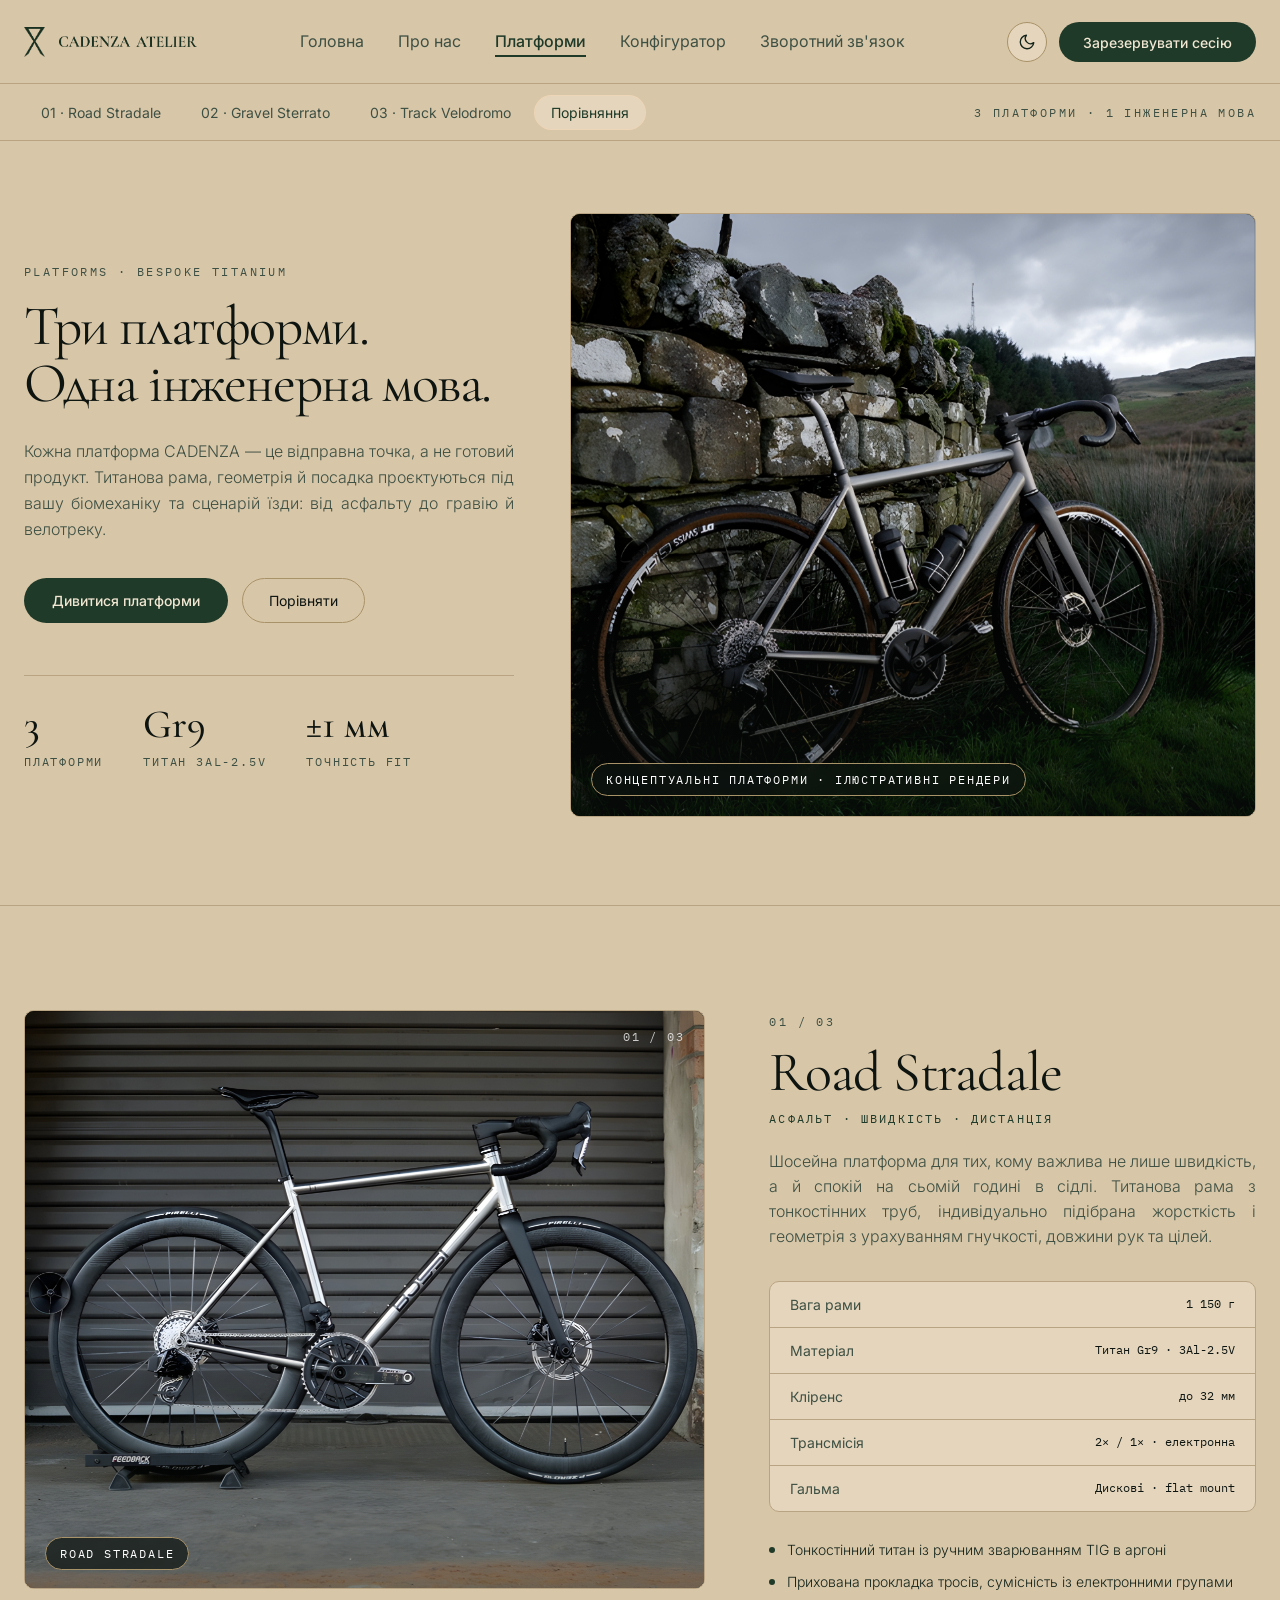
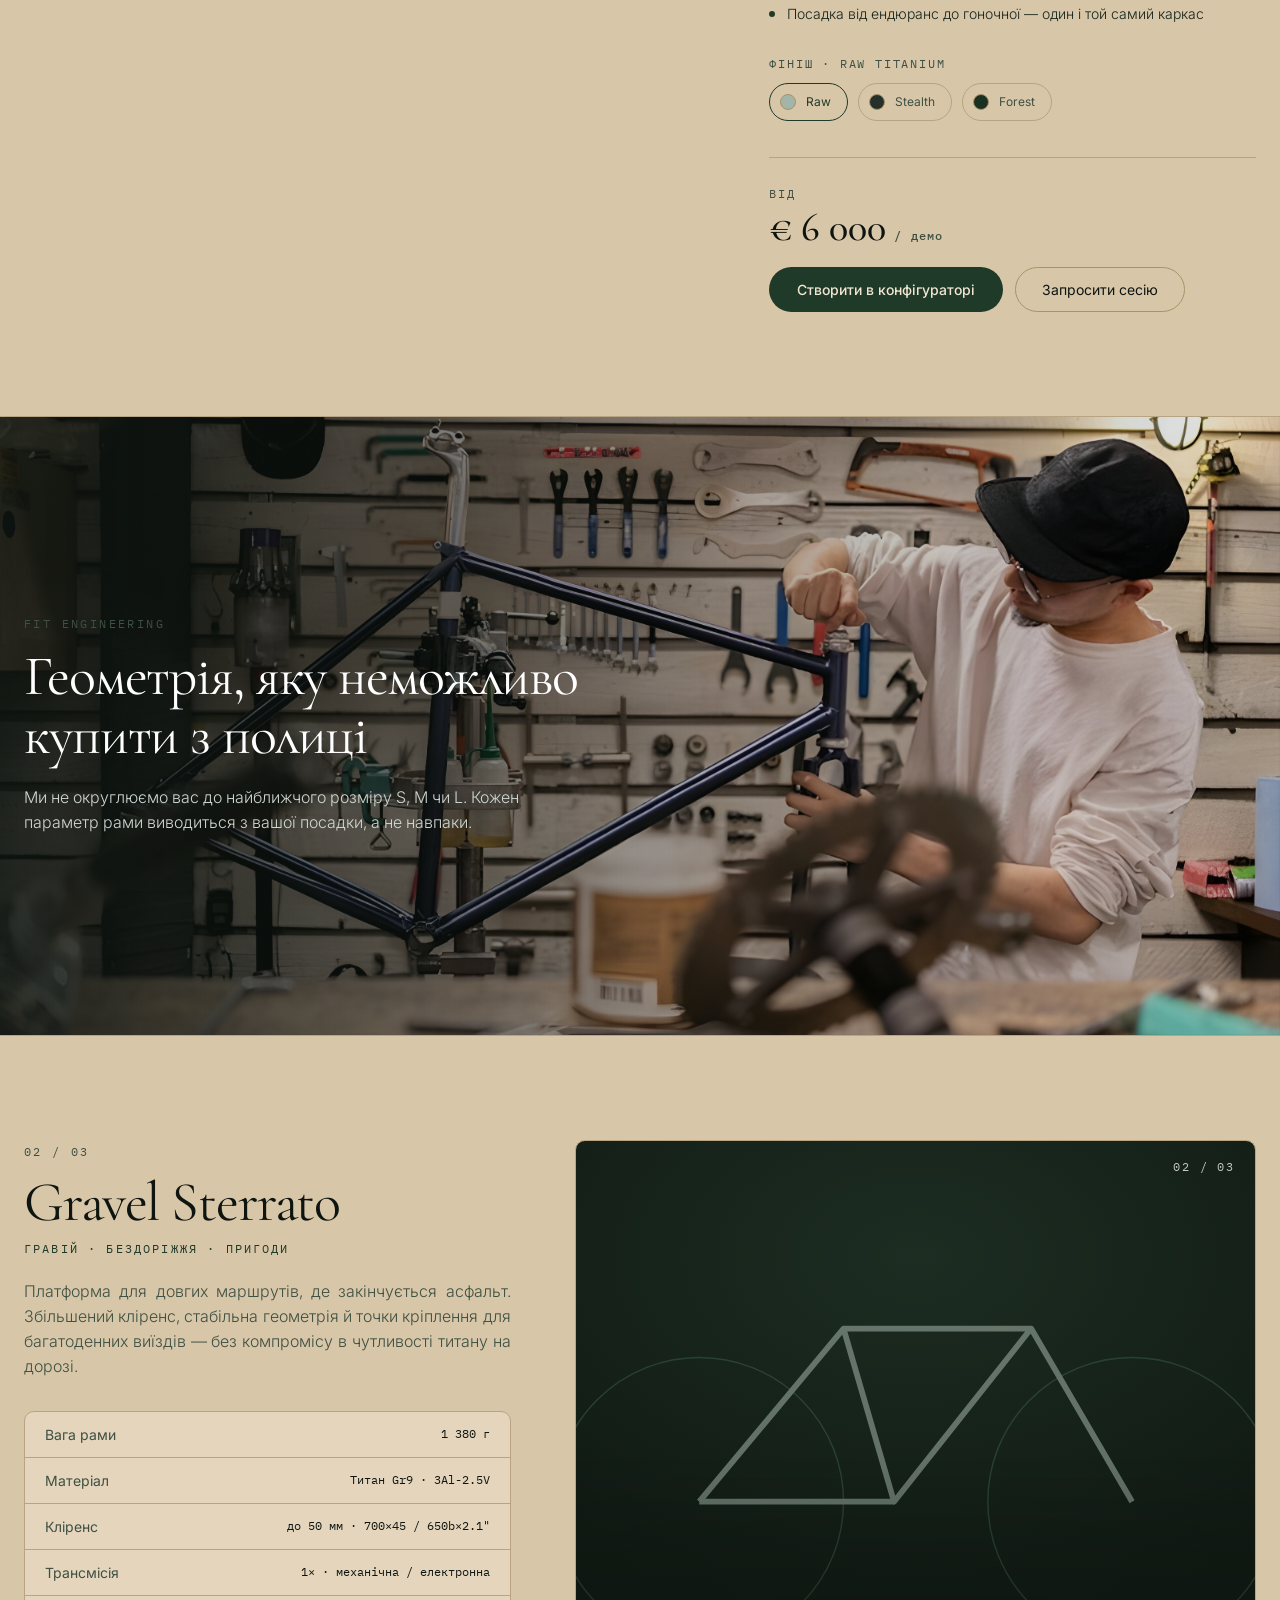
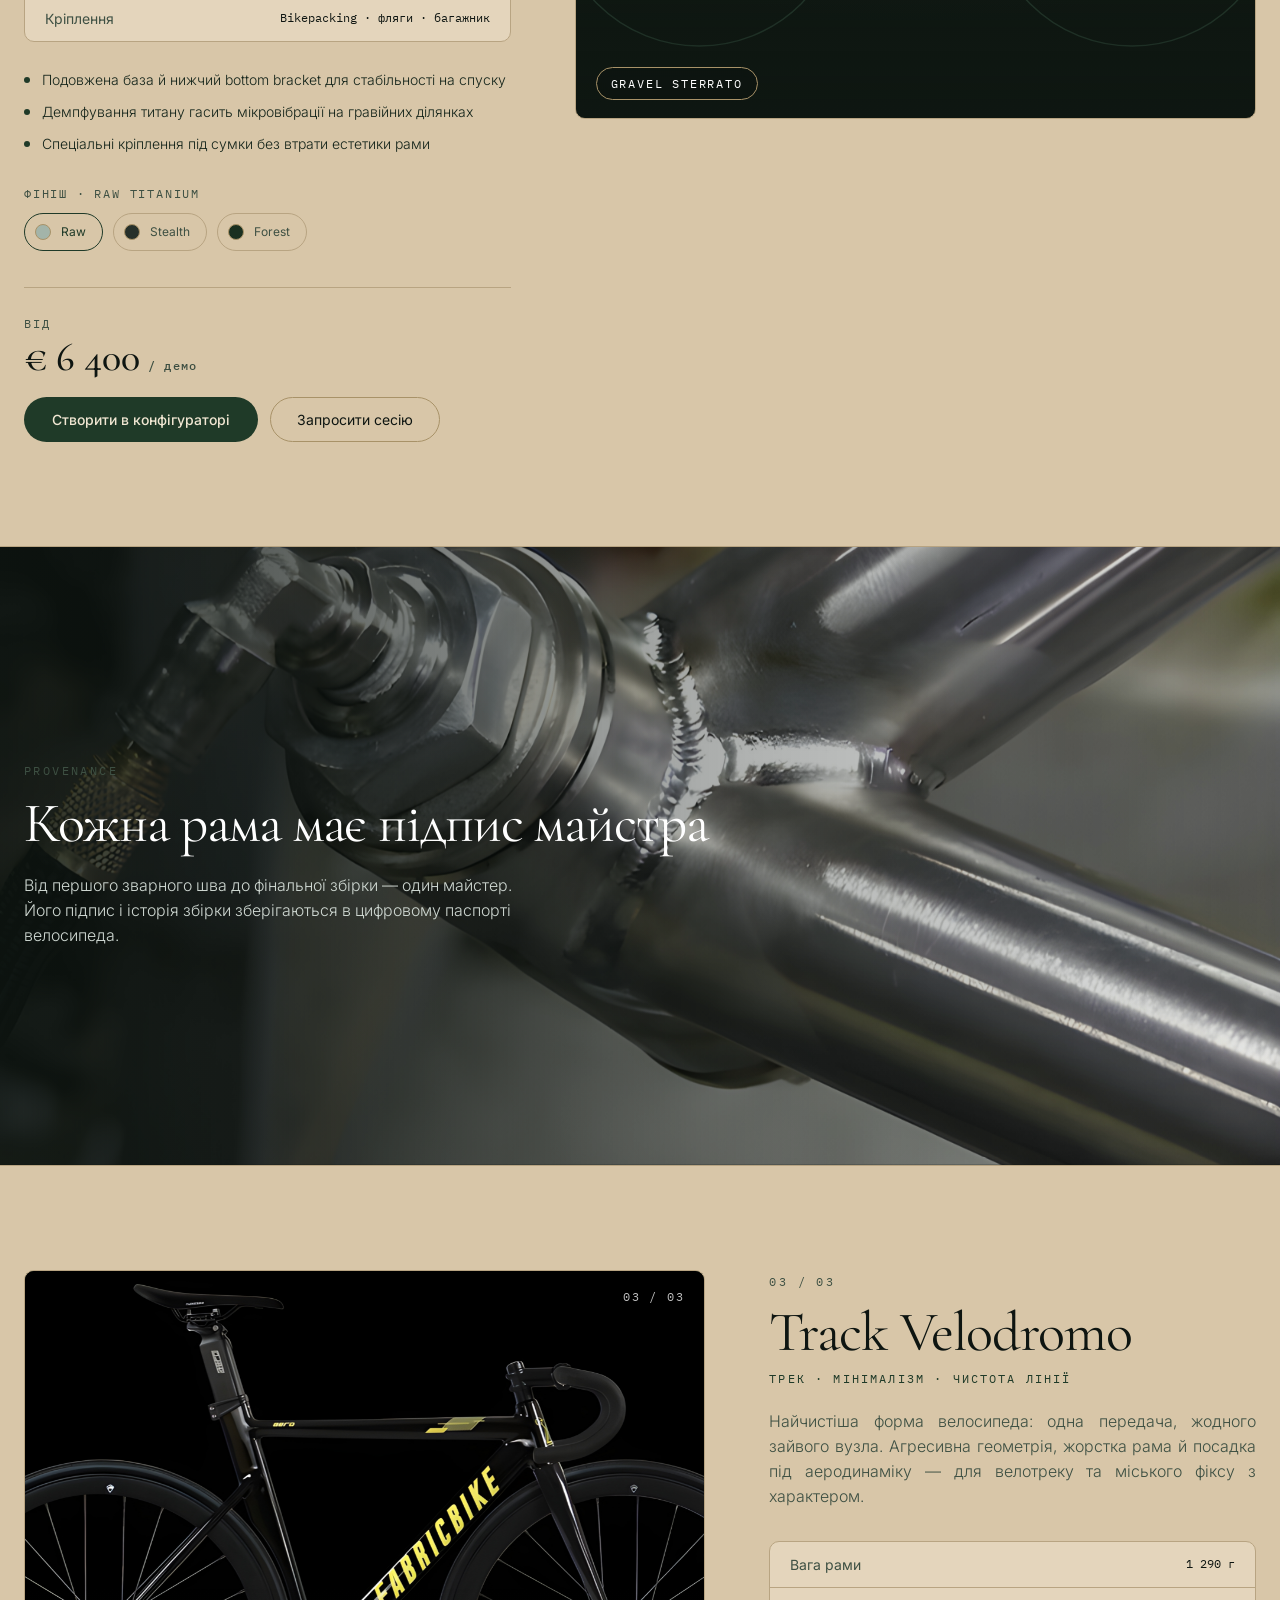
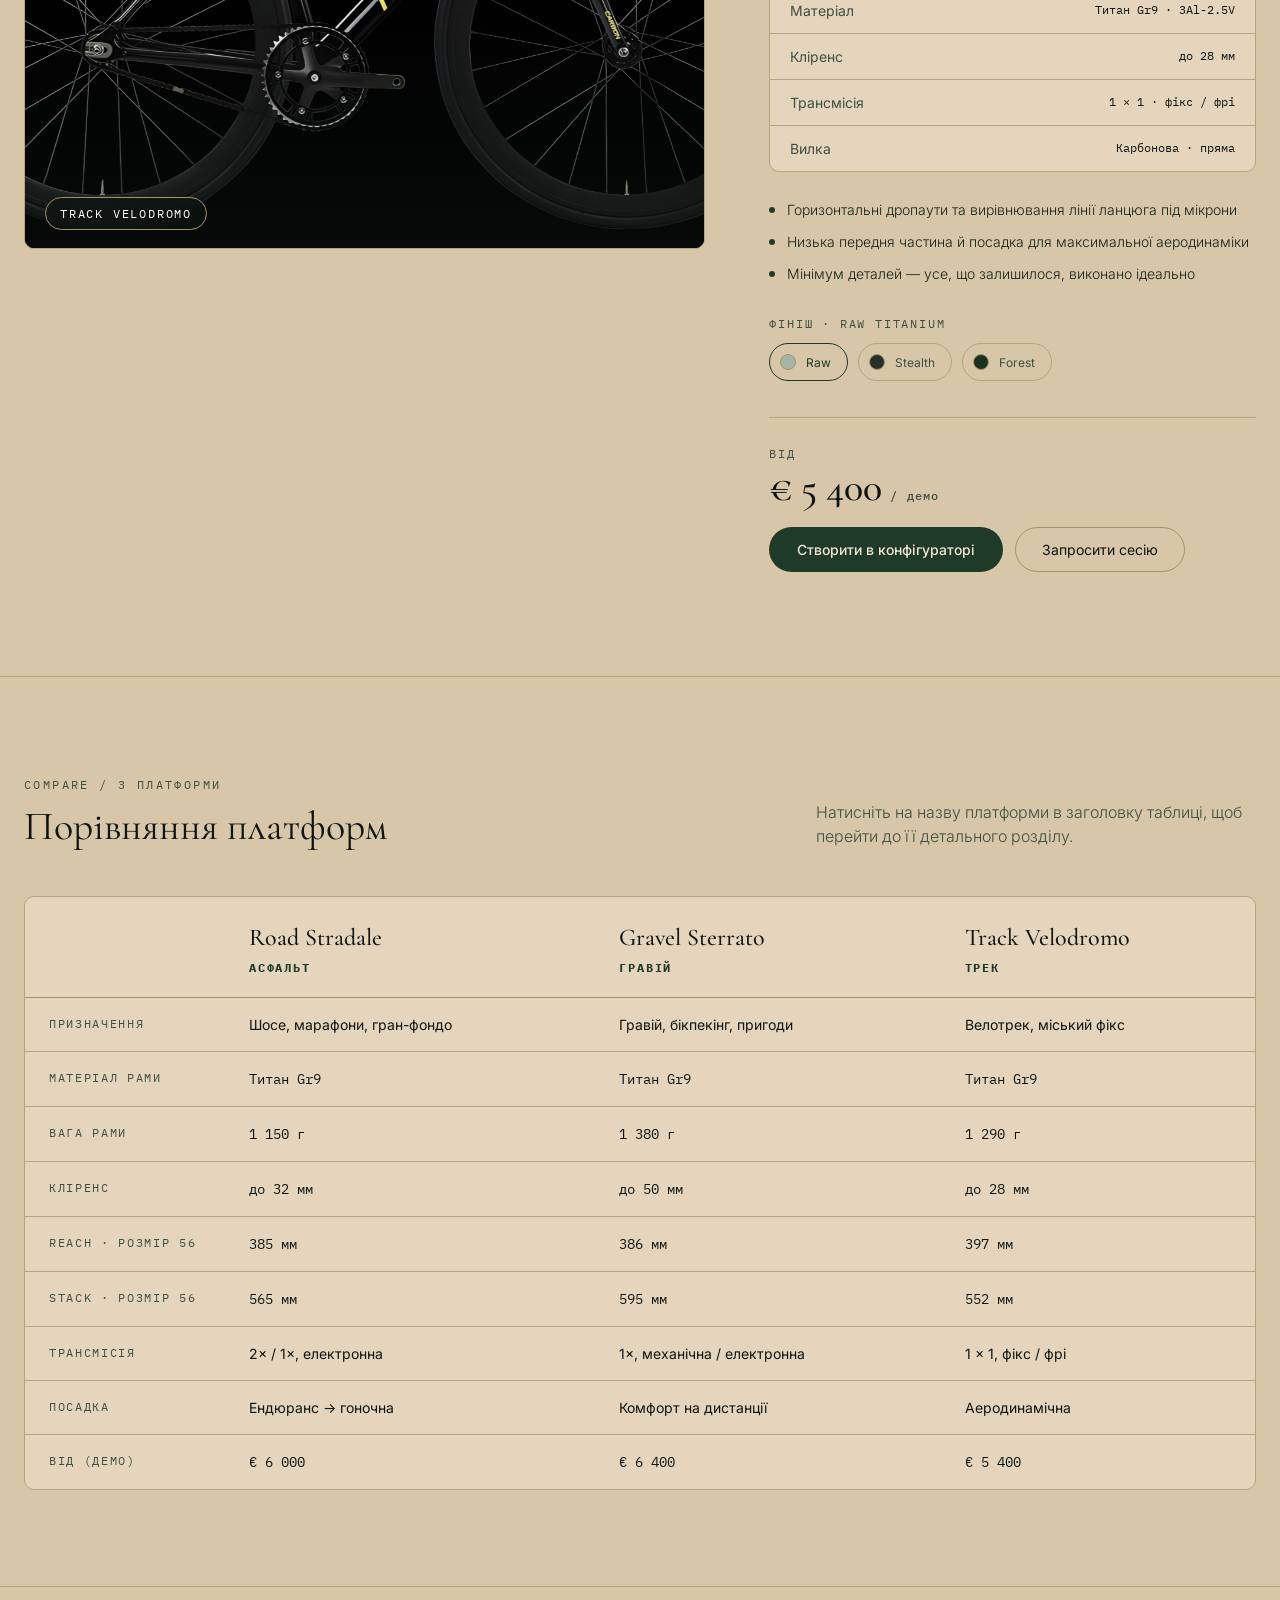
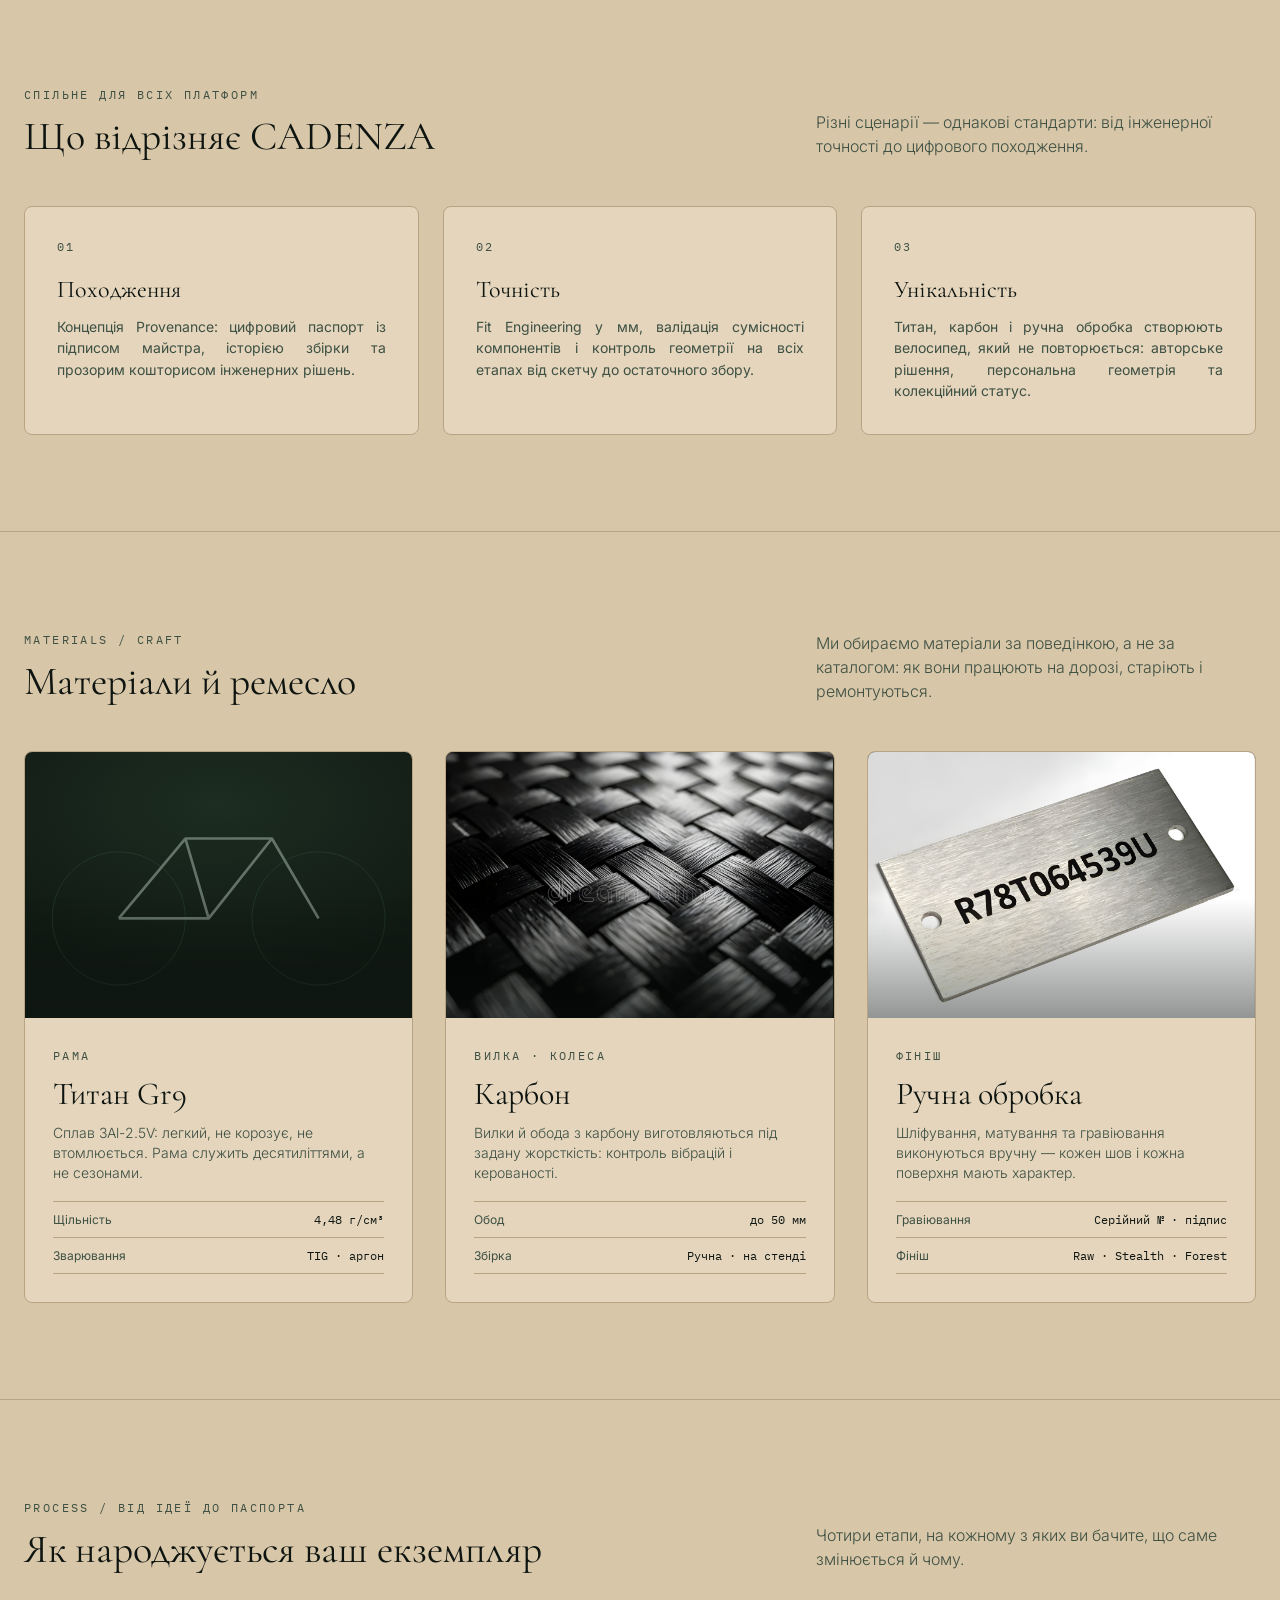
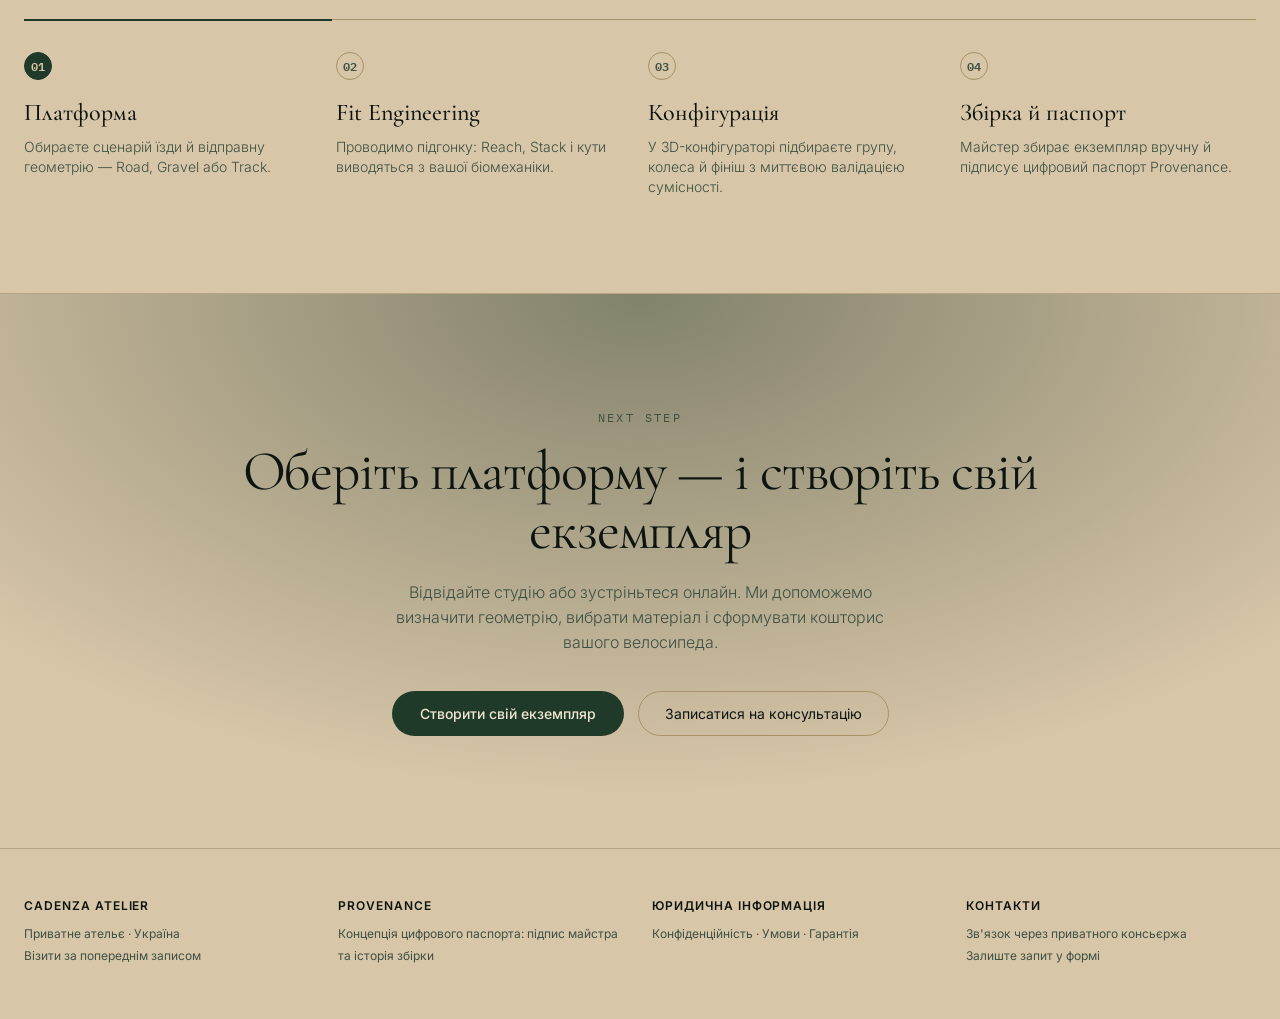
<file: Platforms.html>
<!DOCTYPE html>
<html lang="uk">
<head>
<meta charset="utf-8">
<meta name="viewport" content="width=device-width, initial-scale=1.0">
<meta name="description" content="Три титанові платформи CADENZA Atelier: Road Stradale, Gravel Sterrato та Track Velodromo. Порівняння геометрії, ваги, матеріалів та ручного збирання.">
<meta name="theme-color" content="#0E1511">
<script src="theme-preference.js"></script>
<link rel="canonical" href="https://oleks11koval.github.io/CadenzaAtelier/Platforms.html">
<meta property="og:type" content="website">
<meta property="og:locale" content="uk_UA">
<meta property="og:site_name" content="CADENZA Atelier">
<meta property="og:title" content="Платформи — CADENZA Atelier">
<meta property="og:description" content="Три титанові платформи CADENZA Atelier: Road Stradale, Gravel Sterrato та Track Velodromo. Порівняння геометрії, ваги, матеріалів та ручного збирання.">
<meta property="og:url" content="https://oleks11koval.github.io/CadenzaAtelier/Platforms.html">
<meta name="twitter:card" content="summary_large_image">
<meta name="twitter:title" content="Платформи — CADENZA Atelier">
<meta name="twitter:description" content="Три титанові платформи CADENZA Atelier: Road Stradale, Gravel Sterrato та Track Velodromo. Порівняння геометрії, ваги, матеріалів та ручного збирання.">
<title>Платформи — Cadenza Atelier</title>
  <link id="cadenzaFaviconMain" rel="icon" type="image/png" href="[data-uri]">
  <link rel="apple-touch-icon" href="[data-uri]">
<link rel="preconnect" href="https://fonts.googleapis.com">
<link rel="preconnect" href="https://fonts.gstatic.com" crossorigin>
<link href="https://fonts.googleapis.com/css2?family=Cormorant+Garamond:wght@400;500;600&family=IBM+Plex+Mono:wght@400;500;600&family=Inter:wght@300;400;500;600&display=swap" rel="stylesheet">

<link rel="stylesheet" href="theme.css">
<style>
/* ===== Специфічні стилі сторінки «Платформи» (Platforms.html) ===== */
html { scroll-padding-top: 140px; }
.wrap { width: min(1468px, calc(100% - 48px)); }

/* Липка панель перемикання платформ */
.sub { position: sticky; top: 84px; z-index: 40; background: rgba(14, 21, 17, 0.92); backdrop-filter: blur(10px); border-bottom: 1px solid var(--line); }
.sub .wrap { display: flex; justify-content: space-between; align-items: center; gap: 20px; min-height: 56px; }
.sub-tabs { display: flex; gap: 6px; flex-wrap: wrap; }
.sub-tabs a { font-size: var(--fs-sm); color: var(--muted); padding: 8px 16px; border: 1px solid transparent; border-radius: 999px; transition: all 0.2s; }
.sub-tabs a:hover { color: var(--fg); }
.sub-tabs a.on { color: var(--accent); border-color: rgba(250, 212, 176, 0.4); background: var(--card); }
.sub .kicker { font-size: var(--fs-xs); }

/* Hero */
.hero { padding: 72px 0 88px; }
.hero-grid { display: grid; grid-template-columns: minmax(0, 5fr) minmax(0, 7fr); gap: 56px; align-items: center; }
.hero h1 { font-size: var(--fs-h1); line-height: 1.02; margin: 18px 0 26px; letter-spacing: -0.025em; }
.hero p.lead { font-size: var(--fs-md); line-height: 26px; color: var(--muted); font-weight: 300; max-width: 520px; }
.hero-cta { display: flex; gap: 14px; margin-top: 36px; flex-wrap: wrap; }
.hero-stats { display: grid; grid-template-columns: repeat(3, auto); justify-content: start; gap: 40px; margin-top: 52px; padding-top: 28px; border-top: 1px solid var(--line); }
.hero-stats b { display: block; font-family: var(--serif); font-weight: 500; font-size: var(--fs-h2); line-height: 1; }
.hero-stats span { display: block; font-family: var(--mono); font-size: var(--fs-xs); letter-spacing: 0.15em; text-transform: uppercase; color: var(--muted); margin-top: 10px; }
.hero-img { position: relative; aspect-ratio: 5 / 4.4; border: 1px solid var(--line); border-radius: 10px; overflow: hidden; background: var(--card); }
.hero-img .tag { position: absolute; left: 20px; bottom: 20px; z-index: 3; font-family: var(--mono); font-size: var(--fs-xs); letter-spacing: 0.15em; text-transform: uppercase; color: #fff; background: rgba(14, 21, 17, 0.7); backdrop-filter: blur(6px); border: 1px solid var(--line-2); border-radius: 999px; padding: 8px 14px; }

/* Примітив зображення з кресленням-заглушкою */
.ph { position: relative; overflow: hidden; background: radial-gradient(120% 90% at 50% 20%, #1d2d22 0%, #0f1812 70%); }
.ph svg.bp { position: absolute; inset: 0; width: 100%; height: 100%; opacity: 0.55; }
.ph img { position: absolute; inset: 0; width: 100%; height: 100%; object-fit: cover; }
.ph::after { content: ""; position: absolute; inset: 0; background: linear-gradient(180deg, rgba(14, 21, 17, 0) 55%, rgba(14, 21, 17, 0.45)); pointer-events: none; }

/* Заголовки секцій */
.sec { padding: 96px 0; }
.sec-head { display: flex; justify-content: space-between; align-items: flex-end; gap: 32px; flex-wrap: wrap; margin-bottom: 48px; }
.sec-head h2 { font-size: var(--fs-h2); line-height: 1.08; margin-top: 12px; max-width: 760px; }
.sec-head p { font-size: var(--fs-md); line-height: 24px; color: var(--muted); font-weight: 300; max-width: 440px; }

/* Картка платформи */
.plat { padding: 104px 0; border-top: 1px solid var(--line); }
.plat-grid { display: grid; grid-template-columns: minmax(0, 7fr) minmax(0, 5fr); gap: 64px; align-items: start; }
.plat.rev .plat-grid { grid-template-columns: minmax(0, 5fr) minmax(0, 7fr); }
.plat.rev .gal { order: 2; }
.gal-main { aspect-ratio: 4 / 3.4; border: 1px solid var(--line); border-radius: 10px; }
.gal-main .tint { position: absolute; inset: 0; z-index: 2; mix-blend-mode: color; opacity: 0; transition: opacity 0.5s, background 0.5s; pointer-events: none; }
.gal-main .cap { position: absolute; left: 20px; bottom: 18px; z-index: 3; font-family: var(--mono); font-size: var(--fs-xs); letter-spacing: 0.15em; text-transform: uppercase; color: #fff; background: rgba(14, 21, 17, 0.7); backdrop-filter: blur(6px); border: 1px solid var(--line-2); border-radius: 999px; padding: 8px 14px; }
.gal-main .idx { position: absolute; right: 20px; top: 18px; z-index: 3; font-family: var(--mono); font-size: var(--fs-xs); letter-spacing: 0.15em; color: rgba(255, 255, 255, 0.75); }
.info .num { font-family: var(--mono); font-size: var(--fs-xs); letter-spacing: 0.2em; color: var(--muted); }
.info h2 { font-size: var(--fs-h1); line-height: 1.02; margin: 14px 0 6px; letter-spacing: -0.02em; }
.info .sub-t { font-family: var(--mono); font-size: var(--fs-xs); letter-spacing: 0.18em; text-transform: uppercase; color: var(--accent); }
.info p.d { font-size: var(--fs-md); line-height: 25px; color: var(--muted); font-weight: 300; margin-top: 22px; }
.specs { margin-top: 32px; border: 1px solid var(--line); border-radius: 10px; background: var(--card); overflow: hidden; }
.specs div { display: flex; justify-content: space-between; gap: 16px; padding: 14px 20px; border-bottom: 1px solid var(--line); font-size: var(--fs-sm); }
.specs div:last-child { border-bottom: 0; }
.specs dt { color: var(--muted); }
.specs dd { font-family: var(--mono); font-size: var(--fs-xs); color: var(--fg); text-align: right; }
.feats { list-style: none; margin-top: 28px; display: flex; flex-direction: column; gap: 12px; }
.feats li { display: flex; gap: 12px; font-size: var(--fs-sm); line-height: 20px; color: var(--text); font-weight: 300; }
.feats li::before { content: ""; flex: none; width: 6px; height: 6px; border-radius: 50%; background: var(--accent); margin-top: 7px; }
.finish { margin-top: 32px; }
.finish .lbl { display: block; font-family: var(--mono); font-size: var(--fs-xs); letter-spacing: 0.15em; text-transform: uppercase; color: var(--muted); margin-bottom: 12px; }
.chips { display: flex; gap: 10px; flex-wrap: wrap; }
.chip { display: inline-flex; align-items: center; gap: 10px; height: 38px; padding: 0 16px 0 10px; border: 1px solid var(--line); border-radius: 999px; font-size: var(--fs-xs); color: var(--muted); transition: transform var(--spring), border-color 0.2s, color 0.2s; }
.chip i { width: 16px; height: 16px; border-radius: 50%; border: 1px solid var(--line-2); }
.chip:hover { border-color: var(--line-2); color: var(--fg); transform: translateY(-2px); }
.chip[aria-pressed="true"] { border-color: var(--accent); color: var(--accent); background: var(--bg); }
.buy { display: flex; align-items: center; justify-content: space-between; gap: 20px; flex-wrap: wrap; margin-top: 36px; padding-top: 28px; border-top: 1px solid var(--line); }
.price small { display: block; font-family: var(--mono); font-size: var(--fs-xs); letter-spacing: 0.15em; text-transform: uppercase; color: var(--muted); }
.price b { display: block; font-family: var(--serif); font-weight: 500; font-size: var(--fs-h2); margin-top: 6px; line-height: 1; }
.price b em { font-style: normal; font-family: var(--mono); font-size: var(--fs-xs); letter-spacing: 0.1em; color: var(--subtle); margin-left: 8px; }
.buy-r { display: flex; gap: 12px; flex-wrap: wrap; }

/* Широкі банери */
.band { position: relative; height: 620px; border-top: 1px solid var(--line); border-bottom: 1px solid var(--line); }
.band .ph { position: absolute; inset: 0; }
.band .ph::after { background: linear-gradient(90deg, rgba(14, 21, 17, 0.88) 0%, rgba(14, 21, 17, 0.35) 55%, rgba(14, 21, 17, 0.1)); }
.band .wrap { position: relative; z-index: 3; height: 100%; display: flex; flex-direction: column; justify-content: center; color: #fff; }
.band h2 { font-size: var(--fs-h1); line-height: 1.05; margin: 16px 0 20px; max-width: 700px; letter-spacing: -0.02em; }
.band p { font-size: var(--fs-md); line-height: 25px; color: #cfd8d2; font-weight: 300; max-width: 520px; }

/* Порівняльна таблиця */
.tbl-wrap { overflow-x: auto; border: 1px solid var(--line); border-radius: 10px; background: var(--card); }
table { width: 100%; border-collapse: collapse; min-width: 900px; }
th, td { text-align: left; padding: 18px 24px; border-bottom: 1px solid var(--line); font-size: var(--fs-sm); vertical-align: top; }
tr:last-child td { border-bottom: 0; }
thead th { padding: 0; border-bottom: 1px solid var(--line-2); vertical-align: bottom; }
.th-in { display: block; width: 100%; text-align: left; padding: 28px 24px 22px; transition: background 0.2s; }
button.th-in:hover { background: rgba(250, 212, 176, 0.05); }
.th-in b { display: block; font-family: var(--serif); font-weight: 500; font-size: var(--fs-h4); line-height: 1.1; }
.th-in small { display: block; font-family: var(--mono); font-size: var(--fs-xs); letter-spacing: 0.15em; text-transform: uppercase; color: var(--accent); margin-top: 8px; }
td:first-child, th:first-child { font-family: var(--mono); font-size: var(--fs-xs); letter-spacing: 0.14em; text-transform: uppercase; color: var(--muted); width: 200px; }
td.m { font-family: var(--mono); font-size: var(--fs-sm); }
tbody tr { transition: background 0.2s; }
tbody tr:hover { background: rgba(255, 255, 255, 0.02); }
td.hl, th.hl { background: rgba(250, 212, 176, 0.06); }

/* Матеріали та процес */
.mats { display: grid; grid-template-columns: repeat(3, 1fr); gap: 32px; }
.mat { overflow: hidden; }
.mat .ph { aspect-ratio: 16 / 11; }
.mat .body { padding: 26px 28px 28px; }
.mat h3 { font-size: var(--fs-h3); font-weight: 400; margin: 10px 0; }
.mat p { font-size: var(--fs-sm); line-height: 20px; color: var(--muted); font-weight: 300; }
.mat dl { margin-top: 18px; border-top: 1px solid var(--line); }
.mat dl div { display: flex; justify-content: space-between; padding: 10px 0; border-bottom: 1px solid var(--line); font-size: var(--fs-xs); }
.mat dt { color: var(--muted); }
.mat dd { font-family: var(--mono); font-size: var(--fs-xs); }

.proc { display: grid; grid-template-columns: repeat(4, 1fr); gap: 16px; border-top: 1px solid var(--line-2); position: relative; padding-top: 32px; }
.proc::before { content: ""; position: absolute; left: 0; top: -1px; height: 2px; width: 25%; background: var(--accent); }
.proc .s .dot { width: 28px; height: 28px; border-radius: 50%; border: 1px solid var(--line-2); display: grid; place-items: center; font-family: var(--mono); font-size: var(--fs-xs); font-weight: 600; color: var(--muted); }
.proc .s:first-child .dot { background: var(--accent); border-color: var(--accent); color: var(--bg); }
.proc h4 { font-family: var(--serif); font-weight: 500; font-size: var(--fs-h4); margin: 18px 0 10px; }
.proc p { font-size: var(--fs-sm); line-height: 20px; color: var(--muted); font-weight: 300; padding-right: 20px; }

/* CTA секція */
.cta-sec { padding: 112px 0; text-align: center; border-top: 1px solid var(--line); background: radial-gradient(70% 90% at 50% 0%, rgba(26, 48, 32, 0.45), transparent); }
.cta-sec h2 { font-size: var(--fs-h1); line-height: 1.05; margin: 16px auto 20px; max-width: 820px; letter-spacing: -0.02em; }
.cta-sec p { font-size: var(--fs-md); line-height: 25px; color: var(--muted); font-weight: 300; max-width: 540px; margin: 0 auto; }
.cta-sec .hero-cta { justify-content: center; }

@media (max-width: 1180px) {
  .hero-grid, .plat-grid, .plat.rev .plat-grid { grid-template-columns: minmax(0, 1fr); }
  .plat.rev .gal { order: 0; }
  .hero h1 { font-size: var(--fs-h1); }
  .info h2 { font-size: var(--fs-h1); }
  .mats { grid-template-columns: 1fr; }
  .proc { grid-template-columns: repeat(2, 1fr); row-gap: 36px; }
  .proc::before { display: none; }
  .sub .kicker { display: none; }
  .band { height: 520px; }
  .band h2, .cta-sec h2 { font-size: var(--fs-h2); }
}
@media (max-width: 640px) {
  .sub { top: 72px; }
  .hero { padding: 40px 0 56px; }
  .hero h1 { font-size: var(--fs-h2); }
  .hero-stats { grid-template-columns: repeat(3, 1fr); gap: 16px; }
  .hero-stats b { font-size: var(--fs-h4); }
  .sec, .plat { padding: 64px 0; }
  .sec-head h2, .band h2, .cta-sec h2 { font-size: var(--fs-h3); }
  .info h2 { font-size: var(--fs-h2); }
  .proc { grid-template-columns: 1fr; }
  .buy-r { width: 100%; }
  .buy-r > * { flex: 1; }
}
</style>
<script src="theme.js" defer></script>
</head>
<body>
<a class="skip-link" href="#main-content">Перейти до основного вмісту</a>

<header class="hdr">
  <div class="wrap">
    <a class="logo" href="index.html" aria-label="Cadenza Atelier — Головна">
      <span class="logo-icon">
        <img width="30" height="30" decoding="async" class="logo-dark" src="MainLogo_Final.png" alt="">
        <img width="30" height="30" decoding="async" class="logo-light" src="MainLogo_Light.png" alt="" aria-hidden="true">
      </span>
      <span class="logo-text">
        <img width="138" height="24" decoding="async" class="logo-dark" src="TextLogo_Final.png" alt="Cadenza Atelier">
        <img width="138" height="24" decoding="async" class="logo-light" src="TextLogo_Light.png" alt="" aria-hidden="true">
      </span>
    </a>
    <nav class="nav" id="mainNav" aria-label="Основна навігація">
      <a href="index.html">Головна</a>
      <a href="pro_nas.html">Про нас</a>
      <a href="Platforms.html" class="on" aria-current="page">Платформи</a>
      <a href="Configurator.html">Конфігуратор</a>
      <a href="index.html#contact">Зворотний зв'язок</a>
    </nav>
    <a class="pill" href="index.html#booking">Зарезервувати сесію</a>
  </div>
</header>

<div class="sub">
  <div class="wrap">
    <nav class="sub-tabs" id="subTabs" aria-label="Платформи">
      <a href="#road" data-s="road">01 · Road Stradale</a>
      <a href="#gravel" data-s="gravel">02 · Gravel Sterrato</a>
      <a href="#track" data-s="track">03 · Track Velodromo</a>
      <a href="#compare" data-s="compare">Порівняння</a>
    </nav>
    <span class="kicker">3 платформи · 1 інженерна мова</span>
  </div>
</div>

<main id="main-content">

<!-- HERO -->
<section class="hero">
  <div class="wrap hero-grid">
    <div class="rv">
      <span class="kicker">Platforms · Bespoke titanium</span>
      <h1>Три платформи.<br>Одна інженерна мова.</h1>
      <p class="lead">Кожна платформа CADENZA — це відправна точка, а не готовий продукт. Титанова рама, геометрія й посадка проєктуються під вашу біомеханіку та сценарій їзди: від асфальту до гравію й велотреку.</p>
      <div class="hero-cta">
        <a class="pill lg" href="#road">Дивитися платформи</a>
        <a class="ghost" href="#compare">Порівняти</a>
      </div>
      <div class="hero-stats">
        <div><b>3</b><span>Платформи</span></div>
        <div><b>Gr9</b><span>Титан 3Al-2.5V</span></div>
        <div><b>±1 мм</b><span>Точність Fit</span></div>
      </div>
    </div>
    <div class="hero-img ph rv" data-img="hero" data-bp="road">
      <span class="tag">Концептуальні платформи · ілюстративні рендери</span>
    </div>
  </div>
</section>

<!-- ROAD -->
<section class="plat" id="road" data-plat="road">
  <div class="wrap">
    <div class="plat-grid">
      <div class="gal rv">
        <div class="gal-main ph" data-main data-bp="road">
          <span class="idx">01 / 03</span>
          <span class="cap" data-cap></span>
          <div class="tint" data-tint></div>
        </div>
      </div>
      <div class="info rv">
        <span class="num">01 / 03</span>
        <h2>Road Stradale</h2>
        <span class="sub-t">Асфальт · швидкість · дистанція</span>
        <p class="d">Шосейна платформа для тих, кому важлива не лише швидкість, а й спокій на сьомій годині в сідлі. Титанова рама з тонкостінних труб, індивідуально підібрана жорсткість і геометрія з урахуванням гнучкості, довжини рук та цілей.</p>
        <dl class="specs">
          <div><dt>Вага рами</dt><dd>1 150 г</dd></div>
          <div><dt>Матеріал</dt><dd>Титан Gr9 · 3Al-2.5V</dd></div>
          <div><dt>Кліренс</dt><dd>до 32 мм</dd></div>
          <div><dt>Трансмісія</dt><dd>2× / 1× · електронна</dd></div>
          <div><dt>Гальма</dt><dd>Дискові · flat mount</dd></div>
        </dl>
        <ul class="feats">
          <li>Тонкостінний титан із ручним зварюванням TIG в аргоні</li>
          <li>Прихована прокладка тросів, сумісність із електронними групами</li>
          <li>Посадка від ендюранс до гоночної — один і той самий каркас</li>
        </ul>
        <div class="finish">
          <span class="lbl">Фініш · <span data-fl>Raw titanium</span></span>
          <div class="chips" role="group" aria-label="Фініш Road Stradale">
            <button class="chip" type="button" data-f="raw" data-n="Raw titanium" aria-pressed="true"><i style="background:#A3B4A9"></i>Raw</button>
            <button class="chip" type="button" data-f="stealth" data-n="Stealth black" aria-pressed="false"><i style="background:#26302a"></i>Stealth</button>
            <button class="chip" type="button" data-f="forest" data-n="Deep forest" aria-pressed="false"><i style="background:#1A3020"></i>Forest</button>
          </div>
        </div>
        <div class="buy">
          <div class="price"><small>Від</small><b>€ 6 000<em>/ демо</em></b></div>
          <div class="buy-r">
            <a class="pill lg" data-cfg-link href="Configurator.html?platform=road&amp;finish=raw">Створити в конфігураторі</a>
            <button class="ghost" type="button" data-modal="Road Stradale" data-plat-key="road">Запросити сесію</button>
          </div>
        </div>
      </div>
    </div>
  </div>
</section>

<!-- BAND 1 -->
<section class="band">
  <div class="ph" data-img="band1" data-bp="road"></div>
  <div class="wrap rv">
    <span class="kicker">Fit Engineering</span>
    <h2>Геометрія, яку неможливо купити з полиці</h2>
    <p>Ми не округлюємо вас до найближчого розміру S, M чи L. Кожен параметр рами виводиться з вашої посадки, а не навпаки.</p>
  </div>
</section>

<!-- GRAVEL -->
<section class="plat rev" id="gravel" data-plat="gravel" style="border-top:0">
  <div class="wrap">
    <div class="plat-grid">
      <div class="info rv">
        <span class="num">02 / 03</span>
        <h2>Gravel Sterrato</h2>
        <span class="sub-t">Гравій · бездоріжжя · пригоди</span>
        <p class="d">Платформа для довгих маршрутів, де закінчується асфальт. Збільшений кліренс, стабільна геометрія й точки кріплення для багатоденних виїздів — без компромісу в чутливості титану на дорозі.</p>
        <dl class="specs">
          <div><dt>Вага рами</dt><dd>1 380 г</dd></div>
          <div><dt>Матеріал</dt><dd>Титан Gr9 · 3Al-2.5V</dd></div>
          <div><dt>Кліренс</dt><dd>до 50 мм · 700×45 / 650b×2.1"</dd></div>
          <div><dt>Трансмісія</dt><dd>1× · механічна / електронна</dd></div>
          <div><dt>Кріплення</dt><dd>Bikepacking · фляги · багажник</dd></div>
        </dl>
        <ul class="feats">
          <li>Подовжена база й нижчий bottom bracket для стабільності на спуску</li>
          <li>Демпфування титану гасить мікровібрації на гравійних ділянках</li>
          <li>Спеціальні кріплення під сумки без втрати естетики рами</li>
        </ul>
        <div class="finish">
          <span class="lbl">Фініш · <span data-fl>Raw titanium</span></span>
          <div class="chips" role="group" aria-label="Фініш Gravel Sterrato">
            <button class="chip" type="button" data-f="raw" data-n="Raw titanium" aria-pressed="true"><i style="background:#A3B4A9"></i>Raw</button>
            <button class="chip" type="button" data-f="stealth" data-n="Stealth black" aria-pressed="false"><i style="background:#26302a"></i>Stealth</button>
            <button class="chip" type="button" data-f="forest" data-n="Deep forest" aria-pressed="false"><i style="background:#1A3020"></i>Forest</button>
          </div>
        </div>
        <div class="buy">
          <div class="price"><small>Від</small><b>€ 6 400<em>/ демо</em></b></div>
          <div class="buy-r">
            <a class="pill lg" data-cfg-link href="Configurator.html?platform=gravel&amp;finish=raw">Створити в конфігураторі</a>
            <button class="ghost" type="button" data-modal="Gravel Sterrato" data-plat-key="gravel">Запросити сесію</button>
          </div>
        </div>
      </div>
      <div class="gal rv">
        <div class="gal-main ph" data-main data-bp="gravel">
          <span class="idx">02 / 03</span>
          <span class="cap" data-cap></span>
          <div class="tint" data-tint></div>
        </div>
      </div>
    </div>
  </div>
</section>

<!-- BAND 2 -->
<section class="band">
  <div class="ph" data-img="band2" data-bp="gravel"></div>
  <div class="wrap rv">
    <span class="kicker">Provenance</span>
    <h2>Кожна рама має підпис майстра</h2>
    <p>Від першого зварного шва до фінальної збірки — один майстер. Його підпис і історія збірки зберігаються в цифровому паспорті велосипеда.</p>
  </div>
</section>

<!-- TRACK -->
<section class="plat" id="track" data-plat="track" style="border-top:0">
  <div class="wrap">
    <div class="plat-grid">
      <div class="gal rv">
        <div class="gal-main ph" data-main data-bp="track">
          <span class="idx">03 / 03</span>
          <span class="cap" data-cap></span>
          <div class="tint" data-tint></div>
        </div>
      </div>
      <div class="info rv">
        <span class="num">03 / 03</span>
        <h2>Track Velodromo</h2>
        <span class="sub-t">Трек · мінімалізм · чистота лінії</span>
        <p class="d">Найчистіша форма велосипеда: одна передача, жодного зайвого вузла. Агресивна геометрія, жорстка рама й посадка під аеродинаміку — для велотреку та міського фіксу з характером.</p>
        <dl class="specs">
          <div><dt>Вага рами</dt><dd>1 290 г</dd></div>
          <div><dt>Матеріал</dt><dd>Титан Gr9 · 3Al-2.5V</dd></div>
          <div><dt>Кліренс</dt><dd>до 28 мм</dd></div>
          <div><dt>Трансмісія</dt><dd>1 × 1 · фікс / фрі</dd></div>
          <div><dt>Вилка</dt><dd>Карбонова · пряма</dd></div>
        </dl>
        <ul class="feats">
          <li>Горизонтальні дропаути та вирівнювання лінії ланцюга під мікрони</li>
          <li>Низька передня частина й посадка для максимальної аеродинаміки</li>
          <li>Мінімум деталей — усе, що залишилося, виконано ідеально</li>
        </ul>
        <div class="finish">
          <span class="lbl">Фініш · <span data-fl>Raw titanium</span></span>
          <div class="chips" role="group" aria-label="Фініш Track Velodromo">
            <button class="chip" type="button" data-f="raw" data-n="Raw titanium" aria-pressed="true"><i style="background:#A3B4A9"></i>Raw</button>
            <button class="chip" type="button" data-f="stealth" data-n="Stealth black" aria-pressed="false"><i style="background:#26302a"></i>Stealth</button>
            <button class="chip" type="button" data-f="forest" data-n="Deep forest" aria-pressed="false"><i style="background:#1A3020"></i>Forest</button>
          </div>
        </div>
        <div class="buy">
          <div class="price"><small>Від</small><b>€ 5 400<em>/ демо</em></b></div>
          <div class="buy-r">
            <a class="pill lg" data-cfg-link href="Configurator.html?platform=track&amp;finish=raw">Створити в конфігураторі</a>
            <button class="ghost" type="button" data-modal="Track Velodromo" data-plat-key="track">Запросити сесію</button>
          </div>
        </div>
      </div>
    </div>
  </div>
</section>

<!-- COMPARE -->
<section class="sec rule" id="compare">
  <div class="wrap">
    <div class="sec-head rv">
      <div>
        <span class="kicker">Compare / 3 платформи</span>
        <h2>Порівняння платформ</h2>
      </div>
      <p>Натисніть на назву платформи в заголовку таблиці, щоб перейти до її детального розділу.</p>
    </div>
    <div class="tbl-wrap rv">
      <table>
        <thead>
          <tr>
            <th><span class="th-in"></span></th>
            <th data-c="road"><button class="th-in" type="button" data-go="road"><b>Road Stradale</b><small>Асфальт</small></button></th>
            <th data-c="gravel"><button class="th-in" type="button" data-go="gravel"><b>Gravel Sterrato</b><small>Гравій</small></button></th>
            <th data-c="track"><button class="th-in" type="button" data-go="track"><b>Track Velodromo</b><small>Трек</small></button></th>
          </tr>
        </thead>
        <tbody>
          <tr><td>Призначення</td><td data-c="road">Шосе, марафони, гран-фондо</td><td data-c="gravel">Гравій, бікпекінг, пригоди</td><td data-c="track">Велотрек, міський фікс</td></tr>
          <tr><td>Матеріал рами</td><td class="m" data-c="road">Титан Gr9</td><td class="m" data-c="gravel">Титан Gr9</td><td class="m" data-c="track">Титан Gr9</td></tr>
          <tr><td>Вага рами</td><td class="m" data-c="road">1 150 г</td><td class="m" data-c="gravel">1 380 г</td><td class="m" data-c="track">1 290 г</td></tr>
          <tr><td>Кліренс</td><td class="m" data-c="road">до 32 мм</td><td class="m" data-c="gravel">до 50 мм</td><td class="m" data-c="track">до 28 мм</td></tr>
          <tr><td>Reach · розмір 56</td><td class="m" data-c="road">385 мм</td><td class="m" data-c="gravel">386 мм</td><td class="m" data-c="track">397 мм</td></tr>
          <tr><td>Stack · розмір 56</td><td class="m" data-c="road">565 мм</td><td class="m" data-c="gravel">595 мм</td><td class="m" data-c="track">552 мм</td></tr>
          <tr><td>Трансмісія</td><td data-c="road">2× / 1×, електронна</td><td data-c="gravel">1×, механічна / електронна</td><td data-c="track">1 × 1, фікс / фрі</td></tr>
          <tr><td>Посадка</td><td data-c="road">Ендюранс → гоночна</td><td data-c="gravel">Комфорт на дистанції</td><td data-c="track">Аеродинамічна</td></tr>
          <tr><td>Від (демо)</td><td class="m" data-c="road">€ 6 000</td><td class="m" data-c="gravel">€ 6 400</td><td class="m" data-c="track">€ 5 400</td></tr>
        </tbody>
      </table>
    </div>
  </div>
</section>

<!-- WHAT'S COMMON -->
<section class="sec rule">
  <div class="wrap">
    <div class="sec-head rv">
      <div>
        <span class="kicker">Спільне для всіх платформ</span>
        <h2>Що відрізняє CADENZA</h2>
      </div>
      <p>Різні сценарії — однакові стандарти: від інженерної точності до цифрового походження.</p>
    </div>
    <div class="pillars">
      <article class="card pillar rv"><span class="n">01</span><h3>Походження</h3><p>Концепція Provenance: цифровий паспорт із підписом майстра, історією збірки та прозорим кошторисом інженерних рішень.</p></article>
      <article class="card pillar rv"><span class="n">02</span><h3>Точність</h3><p>Fit Engineering у мм, валідація сумісності компонентів і контроль геометрії на всіх етапах від скетчу до остаточного збору.</p></article>
      <article class="card pillar rv"><span class="n">03</span><h3>Унікальність</h3><p>Титан, карбон і ручна обробка створюють велосипед, який не повторюється: авторське рішення, персональна геометрія та колекційний статус.</p></article>
    </div>
  </div>
</section>

<!-- MATERIALS -->
<section class="sec rule">
  <div class="wrap">
    <div class="sec-head rv">
      <div>
        <span class="kicker">Materials / Craft</span>
        <h2>Матеріали й ремесло</h2>
      </div>
      <p>Ми обираємо матеріали за поведінкою, а не за каталогом: як вони працюють на дорозі, старіють і ремонтуються.</p>
    </div>
    <div class="mats">
      <article class="card mat rv">
        <div class="ph" data-img="mat1" data-bp="road"></div>
        <div class="body"><span class="kicker">Рама</span><h3>Титан Gr9</h3><p>Сплав 3Al-2.5V: легкий, не корозує, не втомлюється. Рама служить десятиліттями, а не сезонами.</p>
          <dl><div><dt>Щільність</dt><dd>4,48 г/см³</dd></div><div><dt>Зварювання</dt><dd>TIG · аргон</dd></div></dl></div>
      </article>
      <article class="card mat rv">
        <div class="ph" data-img="mat2" data-bp="gravel"></div>
        <div class="body"><span class="kicker">Вилка · колеса</span><h3>Карбон</h3><p>Вилки й обода з карбону виготовляються під задану жорсткість: контроль вібрацій і керованості.</p>
          <dl><div><dt>Обод</dt><dd>до 50 мм</dd></div><div><dt>Збірка</dt><dd>Ручна · на стенді</dd></div></dl></div>
      </article>
      <article class="card mat rv">
        <div class="ph" data-img="mat3" data-bp="track"></div>
        <div class="body"><span class="kicker">Фініш</span><h3>Ручна обробка</h3><p>Шліфування, матування та гравіювання виконуються вручну — кожен шов і кожна поверхня мають характер.</p>
          <dl><div><dt>Гравіювання</dt><dd>Серійний № · підпис</dd></div><div><dt>Фініш</dt><dd>Raw · Stealth · Forest</dd></div></dl></div>
      </article>
    </div>
  </div>
</section>

<!-- PROCESS -->
<section class="sec rule">
  <div class="wrap">
    <div class="sec-head rv">
      <div>
        <span class="kicker">Process / від ідеї до паспорта</span>
        <h2>Як народжується ваш екземпляр</h2>
      </div>
      <p>Чотири етапи, на кожному з яких ви бачите, що саме змінюється й чому.</p>
    </div>
    <div class="proc rv">
      <div class="s"><div class="dot">01</div><h4>Платформа</h4><p>Обираєте сценарій їзди й відправну геометрію — Road, Gravel або Track.</p></div>
      <div class="s"><div class="dot">02</div><h4>Fit Engineering</h4><p>Проводимо підгонку: Reach, Stack і кути виводяться з вашої біомеханіки.</p></div>
      <div class="s"><div class="dot">03</div><h4>Конфігурація</h4><p>У 3D-конфігураторі підбираєте групу, колеса й фініш з миттєвою валідацією сумісності.</p></div>
      <div class="s"><div class="dot">04</div><h4>Збірка й паспорт</h4><p>Майстер збирає екземпляр вручну й підписує цифровий паспорт Provenance.</p></div>
    </div>
  </div>
</section>

<!-- CTA -->
<section class="cta-sec" id="booking">
  <div class="wrap rv">
    <span class="kicker">Next step</span>
    <h2>Оберіть платформу — і створіть свій екземпляр</h2>
    <p>Відвідайте студію або зустріньтеся онлайн. Ми допоможемо визначити геометрію, вибрати матеріал і сформувати кошторис вашого велосипеда.</p>
    <div class="hero-cta">
      <a class="pill lg" href="Configurator.html">Створити свій екземпляр</a>
      <button class="ghost" type="button" data-modal="Приватна консультація">Записатися на консультацію</button>
    </div>
  </div>
</section>

</main>

<footer>
  <div class="wrap foot">
    <div><h4>CADENZA Atelier</h4><p>Приватне ательє · Україна</p><p>Візити за попереднім записом</p></div>
    <div><h4>Provenance</h4><p>Концепція цифрового паспорта: підпис майстра та історія збірки</p></div>
    <div><h4>Юридична інформація</h4><p class="inline"><a href="index.html#contact">Конфіденційність</a> · <a href="index.html#contact">Умови</a> · <a href="index.html#contact">Гарантія</a></p></div>
    <div><h4>Контакти</h4><p>Зв'язок через приватного консьєржа</p><a href="index.html#booking">Залиште запит у формі</a></div>
  </div>
</footer>

<div class="toast" id="toast" role="status" aria-live="polite"></div>

<div class="modal" id="modal" hidden role="dialog" aria-modal="true" aria-labelledby="mTitle">
  <div class="mc">
    <button class="mx" type="button" id="mClose" aria-label="Закрити">×</button>
    <span class="kicker">Private session</span>
    <h3 id="mTitle">Запис на сесію</h3>
    <div class="sumline" id="mSum"></div>
    <form id="mForm" novalidate>
      <div class="seg" id="mSeg" role="radiogroup" aria-label="Формат сесії">
        <button type="button" role="radio" data-v="Студія" aria-checked="true">Студія</button>
        <button type="button" role="radio" data-v="Онлайн" aria-checked="false">Онлайн</button>
      </div>
      <label class="f">
        Ім'я
        <input name="name" type="text" required placeholder="Як до вас звертатися" autocomplete="name">
        <span class="field-err">Будь ласка, вкажіть коректне ім'я (від 2 літер).</span>
      </label>
      <label class="f">
        Email
        <input name="email" type="email" required placeholder="Ваша електронна адреса" autocomplete="email">
        <span class="field-err">Введіть коректну адресу електронної пошти.</span>
      </label>
      <label class="f">
        Телефон
        <input name="phone" type="tel" placeholder="+380XXXXXXXXX" autocomplete="tel" value="+380">
        <span class="field-err">Вкажіть телефон у форматі +380... (від 10 цифр).</span>
      </label>
      <label class="f">
        Побажання
        <textarea name="note" placeholder="Зріст, сценарій їзди, побажання до збірки"></textarea>
      </label>
      <button class="pill lg" type="submit">Зарезервувати сесію</button>
    </form>
  </div>
</div>

<script src="validation.js" defer></script>
<script>
document.addEventListener('DOMContentLoaded', function () {
  var $ = function (s, r) { return (r || document).querySelector(s); };
  var $$ = function (s, r) { return Array.prototype.slice.call((r || document).querySelectorAll(s)); };
  var App = window.CadenzaApp;

  var IMG = {
    hero:   'images/hero.jpg',
    band1:  'images/band1.jpg',
    band2:  'images/band2.jpg',
    mat1:   'images/mat1.jpg',
    mat2:   'images/mat2.jpg',
    mat3:   'images/mat3.jpg',
    road:   'images/road.jpg',
    gravel: 'images/gravel.jpg',
    track:  'images/track.jpg'
  };

  /* Blueprint-заглушка при відсутності зовнішнього файлу зображення */
  var BP = '<svg class="bp" viewBox="0 0 640 400" preserveAspectRatio="xMidYMid slice" aria-hidden="true"><g fill="none" stroke="#3A5A47" stroke-width="1"><circle cx="170" cy="250" r="100"/><circle cx="470" cy="250" r="100"/></g><g fill="none" stroke="#A3B4A9" stroke-width="4" stroke-linejoin="round"><path d="M170 250 L270 130 L400 130 L470 250 M270 130 L305 250 L400 130 M170 250 L305 250"/></g></svg>';

  function mountImg(box, url) {
    box.insertAdjacentHTML('afterbegin', BP);
    var img = new Image();
    img.alt = '';
    img.decoding = 'async';
    img.loading = 'lazy';
    img.onerror = function () { img.remove(); };
    img.src = url;
    box.insertBefore(img, box.firstChild.nextSibling);
    return img;
  }

  $$('[data-img]').forEach(function (b) { mountImg(b, IMG[b.dataset.img]); });

  /* Стан обраного фінішу для кожної платформи + синхронізація з Конфігуратором */
  var selectedFinishes = { road: 'raw', gravel: 'raw', track: 'raw' };
  var savedCfg = App.Storage.getConfig();
  if (savedCfg.platform && savedCfg.finish && selectedFinishes[savedCfg.platform]) {
    selectedFinishes[savedCfg.platform] = savedCfg.finish;
  }

  $$('.plat').forEach(function (sec) {
    var key = sec.dataset.plat;
    var platMeta = App.PLATFORMS[key];
    var main = $('[data-main]', sec);
    var cap = $('[data-cap]', main);
    var tint = $('[data-tint]', main);
    var mainImg = mountImg(main, IMG[key]);
    mainImg.loading = 'eager';
    cap.textContent = platMeta.name;

    var lbl = $('[data-fl]', sec);
    var cfgLink = $('[data-cfg-link]', sec);

    function applyFinish(finKey, notify) {
      var fin = App.FINISHES[finKey] || App.FINISHES.raw;
      selectedFinishes[key] = fin.id;
      $$('.chip', sec).forEach(function (x) {
        x.setAttribute('aria-pressed', x.dataset.f === fin.id ? 'true' : 'false');
      });
      tint.style.background = fin.bg;
      tint.style.opacity = fin.opacity;
      mainImg.style.filter = fin.filter;
      lbl.textContent = fin.name;
      if (cfgLink) {
        cfgLink.href = 'Configurator.html?platform=' + key + '&finish=' + fin.id;
      }
      if (notify) {
        App.Storage.saveConfig({ platform: key, finish: fin.id });
        App.toast(platMeta.name + ' · фініш: ' + fin.name);
      }
    }

    // Початкове застосування збереженого фінішу
    applyFinish(selectedFinishes[key], false);

    $$('.chip', sec).forEach(function (c) {
      c.addEventListener('click', function () {
        applyFinish(c.dataset.f, true);
      });
    });

    if (cfgLink) {
      cfgLink.addEventListener('click', function () {
        App.Storage.saveConfig({
          platform: key,
          finish: selectedFinishes[key],
          trans: platMeta.defaultTrans
        });
      });
    }
  });

  /* Таблиця порівняння */
  $$('[data-go]').forEach(function (b) {
    b.addEventListener('click', function () {
      var t = document.getElementById(b.dataset.go);
      if (t) t.scrollIntoView({ behavior: 'smooth' });
    });
  });

  $$('th[data-c]').forEach(function (th) {
    var c = th.dataset.c;
    th.addEventListener('mouseenter', function () {
      $$('[data-c="' + c + '"]').forEach(function (x) { x.classList.add('hl'); });
    });
    th.addEventListener('mouseleave', function () {
      $$('.hl').forEach(function (x) { x.classList.remove('hl'); });
    });
  });

  /* Підсвічування активної вкладки у sticky-барі при скролі */
  var tabs = $$('#subTabs a');
  var secs = ['road', 'gravel', 'track', 'compare'].map(function (id) { return document.getElementById(id); }).filter(Boolean);
  if ('IntersectionObserver' in window) {
    var io = new IntersectionObserver(function (entries) {
      entries.forEach(function (e) {
        if (e.isIntersecting) {
          tabs.forEach(function (a) { a.classList.toggle('on', a.dataset.s === e.target.id); });
        }
      });
    }, { rootMargin: '-35% 0px -55% 0px' });
    secs.forEach(function (s) { io.observe(s); });
  }

  /* Модальне вікно запису на сесію з валідацією та збереженням у cadenza_leads */
  var modal = $('#modal');
  var mForm = $('#mForm');
  var inputs = $$('input, textarea', mForm);
  var lastFocus = null;
  var activePlatTitle = 'Платформа';
  var activePlatKey = 'road';
  var seg = 'Студія';

  function openModal(title, platKey) {
    lastFocus = document.activeElement;
    activePlatTitle = title;
    activePlatKey = platKey || 'road';
    var finName = (App.FINISHES[selectedFinishes[activePlatKey]] || App.FINISHES.raw).name;
    $('#mTitle').textContent = title === 'Приватна консультація' ? 'Приватна консультація' : 'Сесія · ' + title;
    $('#mSum').textContent = title + (platKey ? ' · Фініш: ' + finName : '') + ' · Cadenza Atelier';
    modal.hidden = false;
    document.body.style.overflow = 'hidden';
    setTimeout(function () {
      var firstInp = $('input[name="name"]', modal);
      if (firstInp) firstInp.focus();
    }, 30);
  }

  function closeModal() {
    modal.hidden = true;
    document.body.style.overflow = '';
    if (lastFocus) lastFocus.focus();
  }

  $$('[data-modal]').forEach(function (b) {
    b.addEventListener('click', function () {
      openModal(b.dataset.modal, b.dataset.platKey);
    });
  });

  $('#mClose').addEventListener('click', closeModal);
  modal.addEventListener('mousedown', function (e) { if (e.target === modal) closeModal(); });
  document.addEventListener('keydown', function (e) { if (e.key === 'Escape' && !modal.hidden) closeModal(); });

  $$('#mSeg button').forEach(function (b) {
    b.addEventListener('click', function () {
      seg = b.dataset.v;
      $$('#mSeg button').forEach(function (x) { x.setAttribute('aria-checked', x === b ? 'true' : 'false'); });
    });
  });

  inputs.forEach(function (inp) {
    inp.addEventListener('input', function () {
      if (inp.classList.contains('input-invalid')) App.Validator.validateModalInput(inp);
    });
    inp.addEventListener('blur', function () {
      if (inp.value.trim()) App.Validator.validateModalInput(inp);
    });
  });

  mForm.addEventListener('submit', function (e) {
    e.preventDefault();
    var allValid = true;
    inputs.forEach(function (inp) {
      if (!App.Validator.validateModalInput(inp)) allValid = false;
    });

    if (!allValid) {
      App.toast('Перевірте правильність заповнених полів.');
      return;
    }

    var n = $('input[name="name"]', modal).value.trim();
    App.Storage.saveLead({
      type: 'platform_session',
      platform: activePlatTitle,
      finish: selectedFinishes[activePlatKey] || 'raw',
      format: seg,
      name: n,
      email: $('input[name="email"]', modal).value.trim(),
      phone: $('input[name="phone"]', modal).value.trim(),
      note: $('textarea[name="note"]', modal).value.trim()
    });

    closeModal();
    mForm.reset();
    inputs.forEach(function (inp) { inp.classList.remove('input-invalid'); });
    App.toast('Дякуємо, ' + n + '! Запит (' + activePlatTitle + ' · ' + seg + ') збережено.');
  });
});
</script>
</body>
</html>
</file>
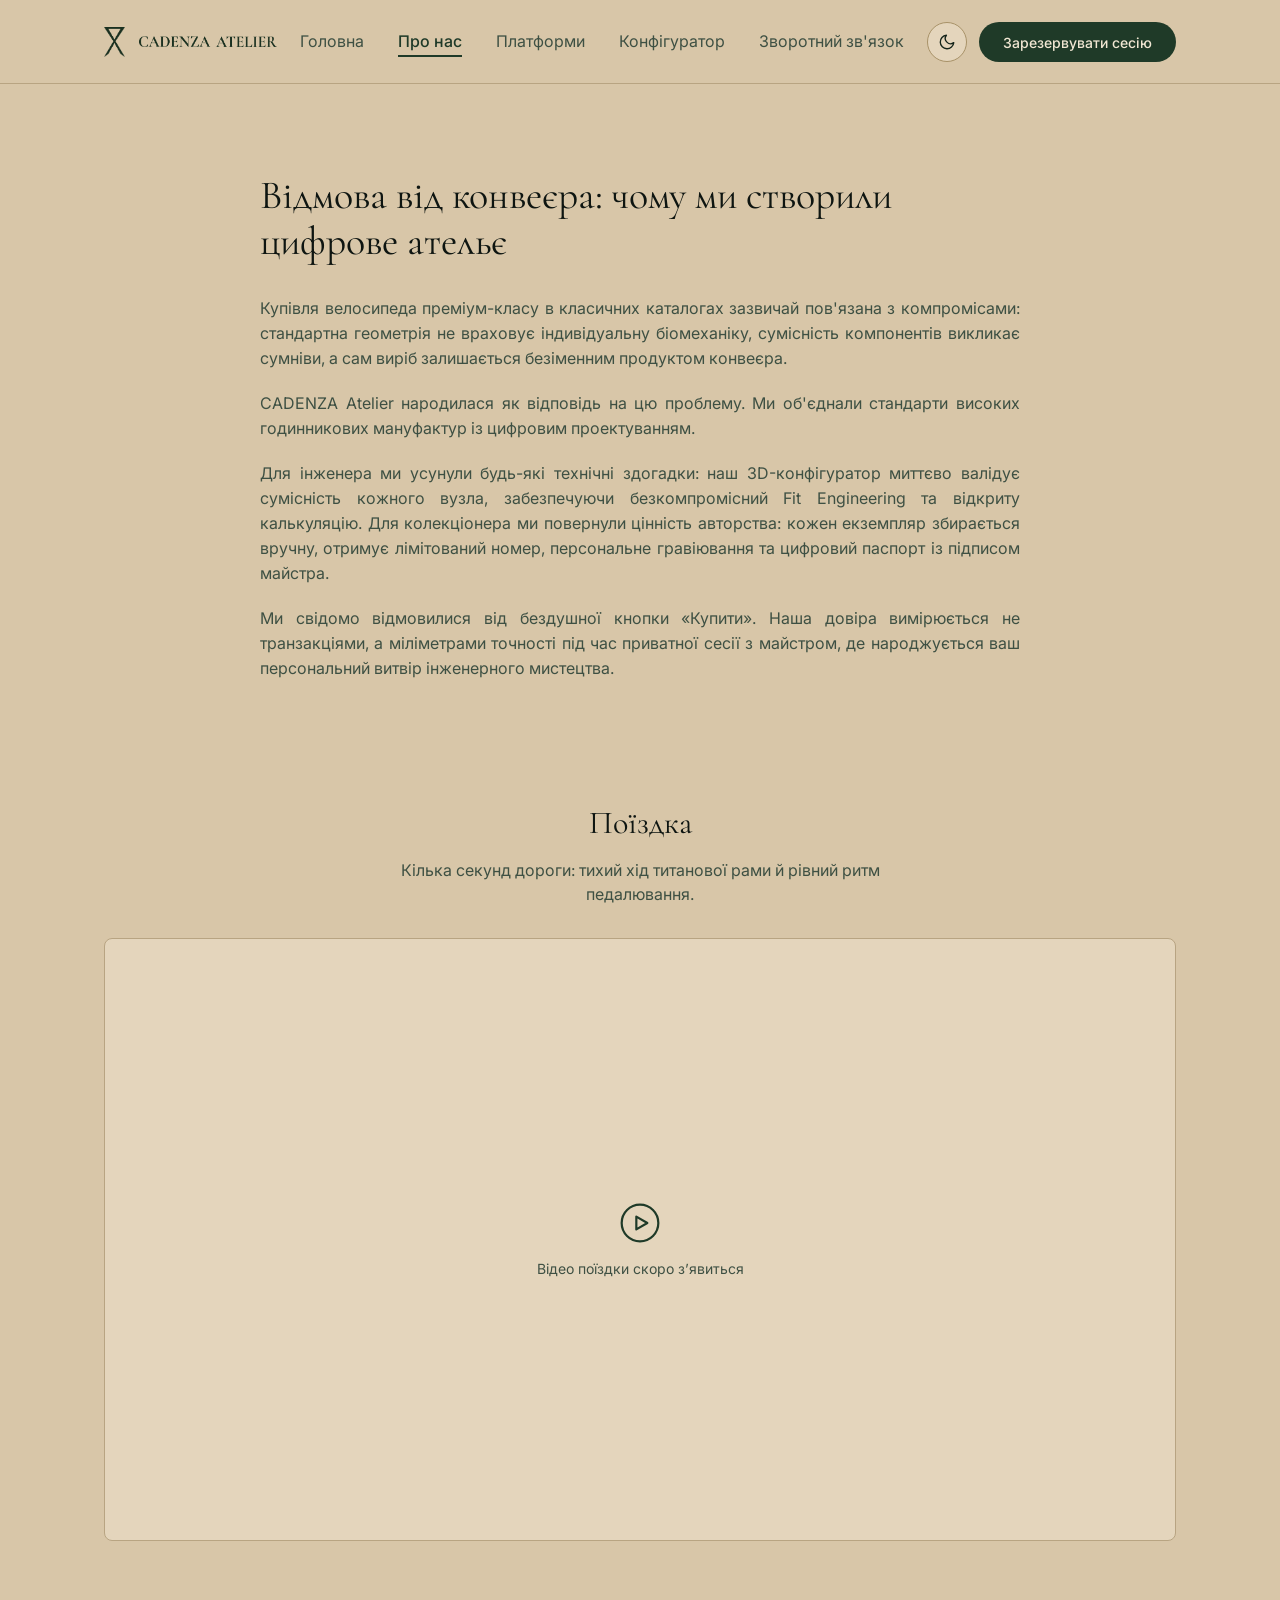
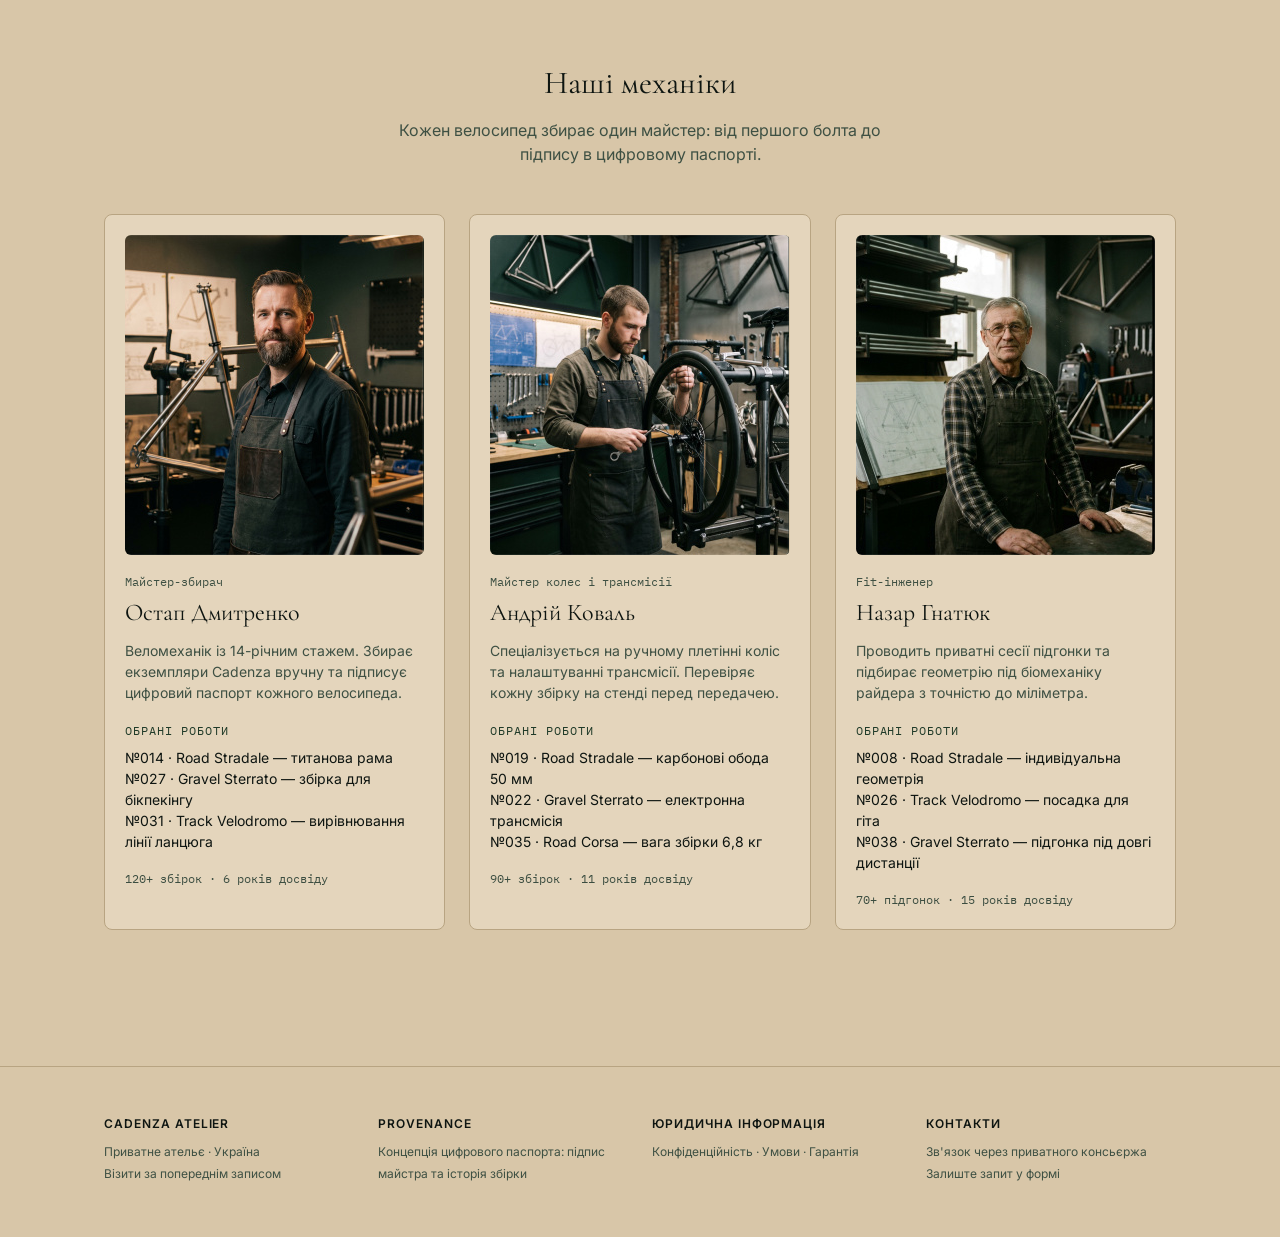
<file: pro_nas.html>
<!DOCTYPE html>
<html lang="uk">
<head>
<meta charset="utf-8">
<meta name="viewport" content="width=device-width, initial-scale=1.0">
<meta name="description" content="Філософія цифрового ательє CADENZA Atelier у Львові, команда майстрів-механіків та індивідуальний Fit Engineering для кожного титанового велосипеда.">
<meta name="theme-color" content="#0E1511">
<script src="theme-preference.js"></script>
<link rel="canonical" href="https://oleks11koval.github.io/CadenzaAtelier/pro_nas.html">
<meta property="og:type" content="website">
<meta property="og:locale" content="uk_UA">
<meta property="og:site_name" content="CADENZA Atelier">
<meta property="og:title" content="Про нас — CADENZA Atelier">
<meta property="og:description" content="Філософія цифрового ательє CADENZA Atelier у Львові, команда майстрів-механіків та індивідуальний Fit Engineering для кожного титанового велосипеда.">
<meta property="og:url" content="https://oleks11koval.github.io/CadenzaAtelier/pro_nas.html">
<meta name="twitter:card" content="summary_large_image">
<meta name="twitter:title" content="Про нас — CADENZA Atelier">
<meta name="twitter:description" content="Філософія цифрового ательє CADENZA Atelier у Львові, команда майстрів-механіків та індивідуальний Fit Engineering для кожного титанового велосипеда.">
<title>Про нас — Cadenza Atelier</title>
  <link id="cadenzaFaviconMain" rel="icon" type="image/png" href="[data-uri]">
  <link rel="apple-touch-icon" href="[data-uri]">
<link rel="preconnect" href="https://fonts.googleapis.com">
<link rel="preconnect" href="https://fonts.gstatic.com" crossorigin>
<link href="https://fonts.googleapis.com/css2?family=Cormorant+Garamond:wght@400;500;600&family=IBM+Plex+Mono:wght@400;500&family=Inter:wght@300;400;500;600&display=swap" rel="stylesheet">

<link rel="stylesheet" href="theme.css">
<style>
/* ===== Специфічні стилі сторінки «Про нас» (pro_nas.html) ===== */
.atelier { margin-top: 88px; }
.atelier .col { width: min(760px, 100%); margin-inline: auto; }
.atelier h1 { font-size: var(--fs-h2); line-height: 46px; }
.atelier p { font-size: var(--fs-md); line-height: 25px; color: var(--muted); margin-top: 20px; }
.atelier h1 + p { margin-top: 32px; }

/* Відео-секція */
.ride { margin-top: 120px; }
.ride .head { text-align: center; }
.ride h2 { font-size: var(--fs-h3); line-height: 43px; }
.ride .head p { font-size: var(--fs-md); line-height: 24px; color: var(--muted); margin: 14px auto 0; max-width: 540px; }
.vid { position: relative; margin-top: 32px; aspect-ratio: 16 / 9; background: var(--card); border: 1px solid var(--line); border-radius: 8px; overflow: hidden; }
.vid video { display: block; width: 100%; height: 100%; object-fit: cover; background: var(--bg); }
.vid .nofile { position: absolute; inset: 0; display: none; flex-direction: column; align-items: center; justify-content: center; gap: 14px; color: var(--muted); font-size: var(--fs-sm); line-height: 20px; text-align: center; padding: 24px; }
.vid .nofile svg { width: 44px; height: 44px; color: var(--accent); }
.vid.is-missing video { display: none; }
.vid.is-missing .nofile { display: flex; }

/* Картки механіків */
.mechanics { margin-top: 120px; padding-bottom: 136px; }
.mechanics .head { text-align: center; }
.mechanics h2 { font-size: var(--fs-h3); line-height: 43px; }
.mechanics .head p { font-size: var(--fs-md); line-height: 24px; color: var(--muted); margin: 14px auto 0; max-width: 540px; }
.mgrid { display: grid; grid-template-columns: repeat(3, 1fr); gap: 24px; margin-top: 48px; }
.mcard { padding: 20px; }
.mcard .ph { height: 320px; border-radius: 6px; overflow: hidden; background: var(--bg); }
.mcard .ph img { width: 100%; height: 100%; object-fit: cover; }
.mcard .role { font-size: var(--fs-xs); line-height: 18px; color: var(--muted); margin-top: 18px; font-family: var(--mono); }
.mcard h3 { font-size: var(--fs-h4); line-height: 34px; margin-top: 5px; }
.mcard .desc { font-size: var(--fs-sm); line-height: 21px; color: var(--muted); margin-top: 10px; }
.mcard .lbl { font-size: var(--fs-xs); line-height: 18px; color: var(--accent); margin-top: 19px; font-family: var(--mono); text-transform: uppercase; letter-spacing: 0.08em; }
.mcard ul { list-style: none; margin-top: 7px; }
.mcard li { font-size: var(--fs-sm); line-height: 21px; color: var(--fg); }
.mcard .stat { font-size: var(--fs-xs); line-height: 18px; color: var(--subtle); margin-top: 18px; font-family: var(--mono); }

@media (max-width: 1140px) {
  .mgrid { grid-template-columns: 1fr; }
}
@media (max-width: 640px) {
  .atelier { margin-top: 56px; }
  .atelier h1, .ride h2, .mechanics h2 { font-size: var(--fs-h3); line-height: 36px; }
  .ride, .mechanics { margin-top: 80px; }
  .mechanics { padding-bottom: 96px; }
}
</style>
<script src="theme.js" defer></script>
</head>
<body>
<a class="skip-link" href="#main-content">Перейти до основного вмісту</a>

<header class="hdr">
  <div class="wrap">
    <a class="logo" href="index.html" aria-label="Cadenza Atelier — Головна">
      <span class="logo-icon">
        <img width="30" height="30" decoding="async" class="logo-dark" src="MainLogo_Final.png" alt="">
        <img width="30" height="30" decoding="async" class="logo-light" src="MainLogo_Light.png" alt="" aria-hidden="true">
      </span>
      <span class="logo-text">
        <img width="138" height="24" decoding="async" class="logo-dark" src="TextLogo_Final.png" alt="Cadenza Atelier">
        <img width="138" height="24" decoding="async" class="logo-light" src="TextLogo_Light.png" alt="" aria-hidden="true">
      </span>
    </a>
    <nav class="nav" id="mainNav" aria-label="Основна навігація">
      <a href="index.html">Головна</a>
      <a href="pro_nas.html" class="on" aria-current="page">Про нас</a>
      <a href="Platforms.html">Платформи</a>
      <a href="Configurator.html">Конфігуратор</a>
      <a href="index.html#contact">Зворотний зв'язок</a>
    </nav>
    <a class="pill" href="index.html#booking">Зарезервувати сесію</a>
  </div>
</header>

<main id="main-content">

<section class="wrap atelier rv" id="atelier">
  <div class="col">
    <h1>Відмова від конвеєра: чому ми створили цифрове ательє</h1>
    <p>Купівля велосипеда преміум-класу в класичних каталогах зазвичай пов'язана з компромісами: стандартна геометрія не враховує індивідуальну біомеханіку, сумісність компонентів викликає сумніви, а сам виріб залишається безіменним продуктом конвеєра.</p>
    <p>CADENZA Atelier народилася як відповідь на цю проблему. Ми об'єднали стандарти високих годинникових мануфактур із цифровим проектуванням.</p>
    <p>Для інженера ми усунули будь-які технічні здогадки: наш 3D-конфігуратор миттєво валідує сумісність кожного вузла, забезпечуючи безкомпромісний Fit Engineering та відкриту калькуляцію. Для колекціонера ми повернули цінність авторства: кожен екземпляр збирається вручну, отримує лімітований номер, персональне гравіювання та цифровий паспорт із підписом майстра.</p>
    <p>Ми свідомо відмовилися від бездушної кнопки «Купити». Наша довіра вимірюється не транзакціями, а міліметрами точності під час приватної сесії з майстром, де народжується ваш персональний витвір інженерного мистецтва.</p>
  </div>
</section>

<section class="wrap ride rv" id="ride">
  <div class="head">
    <h2>Поїздка</h2>
    <p>Кілька секунд дороги: тихий хід титанової рами й рівний ритм педалювання.</p>
  </div>
  <div class="vid" id="vid">
    <video controls playsinline preload="metadata" aria-label="Коротке відео поїздки на велосипеді">
      <source src="ride.mp4" type="video/mp4">
    </video>
    <div class="nofile" role="img" aria-label="Відео поїздки">
      <svg viewBox="0 0 24 24" fill="none" stroke="currentColor" stroke-width="1.2" stroke-linecap="round" stroke-linejoin="round" aria-hidden="true"><circle cx="12" cy="12" r="10"/><path d="M10 8.5l6 3.5-6 3.5z"/></svg>
      <span>Відео поїздки скоро з’явиться</span>
    </div>
  </div>
</section>

<section class="wrap mechanics" id="mechanics">
  <div class="head rv">
    <h2>Наші механіки</h2>
    <p>Кожен велосипед збирає один майстер: від першого болта до підпису в цифровому паспорті.</p>
  </div>
  <div class="mgrid">
    <article class="mcard rv">
      <div class="ph"><img decoding="async" loading="lazy" width="320" height="320" src="[data-uri]" alt="Остап Дмитренко"></div>
      <div class="role">Майстер-збирач</div>
      <h3>Остап Дмитренко</h3>
      <p class="desc">Веломеханік із 14-річним стажем. Збирає екземпляри Cadenza вручну та підписує цифровий паспорт кожного велосипеда.</p>
      <div class="lbl">Обрані роботи</div>
      <ul><li>№014 · Road Stradale — титанова рама</li><li>№027 · Gravel Sterrato — збірка для бікпекінгу</li><li>№031 · Track Velodromo — вирівнювання лінії ланцюга</li></ul>
      <div class="stat">120+ збірок · 6 років досвіду</div>
    </article>
    <article class="mcard rv">
      <div class="ph"><img decoding="async" loading="lazy" width="320" height="320" src="[data-uri]" alt="Андрій Коваль"></div>
      <div class="role">Майстер колес і трансмісії</div>
      <h3>Андрій Коваль</h3>
      <p class="desc">Спеціалізується на ручному плетінні коліс та налаштуванні трансмісії. Перевіряє кожну збірку на стенді перед передачею.</p>
      <div class="lbl">Обрані роботи</div>
      <ul><li>№019 · Road Stradale — карбонові обода 50 мм</li><li>№022 · Gravel Sterrato — електронна трансмісія</li><li>№035 · Road Corsa — вага збірки 6,8 кг</li></ul>
      <div class="stat">90+ збірок · 11 років досвіду</div>
    </article>
    <article class="mcard rv">
      <div class="ph"><img decoding="async" loading="lazy" width="320" height="320" src="[data-uri]" alt="Назар Гнатюк"></div>
      <div class="role">Fit-інженер</div>
      <h3>Назар Гнатюк</h3>
      <p class="desc">Проводить приватні сесії підгонки та підбирає геометрію під біомеханіку райдера з точністю до міліметра.</p>
      <div class="lbl">Обрані роботи</div>
      <ul><li>№008 · Road Stradale — індивідуальна геометрія</li><li>№026 · Track Velodromo — посадка для гіта</li><li>№038 · Gravel Sterrato — підгонка під довгі дистанції</li></ul>
      <div class="stat">70+ підгонок · 15 років досвіду</div>
    </article>
  </div>
</section>

</main>

<footer>
  <div class="wrap foot">
    <div><h4>Cadenza Atelier</h4><p>Приватне ательє · Україна</p><p>Візити за попереднім записом</p></div>
    <div><h4>Provenance</h4><p>Концепція цифрового паспорта: підпис майстра та історія збірки</p></div>
    <div><h4>Юридична інформація</h4><p class="inline"><a href="index.html#contact">Конфіденційність</a> · <a href="index.html#contact">Умови</a> · <a href="index.html#contact">Гарантія</a></p></div>
    <div><h4>Контакти</h4><p>Зв'язок через приватного консьєржа</p><a href="index.html#booking">Залиште запит у формі</a></div>
  </div>
</footer>

<div class="toast" id="toast" role="status" aria-live="polite"></div>

<script>
document.addEventListener('DOMContentLoaded', function () {
  var box = document.getElementById('vid');
  if (!box) return;
  var v = box.querySelector('video');
  var src = v ? v.querySelector('source') : null;
  function markMissing() { box.classList.add('is-missing'); }
  if (src) src.addEventListener('error', markMissing);
  if (v) v.addEventListener('error', markMissing);
});
</script>
</body>
</html>
</file>
<file: theme.css>
/* ==========================================================================
   CADENZA Atelier — Єдина дизайн-система та базові компоненти (theme.css)
   Архітектура: CSS Custom Properties + Базові компоненти + Світла/Темна теми
   ========================================================================== */

:root {
  /* Основна палітра (Темна тема за замовчуванням) */
  --bg: #0E1511;
  --card: #141F17;
  --card-deep: #0F1812;
  --forest: #1A3020;
  --sage: #5A6650;
  --line: #263129;
  --line-soft: rgba(255, 255, 255, 0.08);
  --line-2: rgba(255, 255, 255, 0.16);
  --accent: #FAD4B0;
  --accent-h: #F7C699;
  --muted: #8E9C91;
  --subtle: #8A998E; /* WCAG AA >= 5.5:1 on #141F17 */
  --text: #E8EDE9;
  --fg: #FFFFFF;

  /* Семантичні статуси */
  --ok: #34C38F;
  --warn: #E3B341;
  --bad: #E5646E;
  --bad-bg: #231416;
  --bad-bg-active: #2A1519;

  /* Змінні для Tailwind-форми зворотного зв'язку (#feedbackForm) */
  --cf-field: #0E1511;
  --cf-line: #66756A;
  --cf-text: #E8EDE9;
  --cf-muted: #9AA79E;
  --cf-accent: #FAD4B0;
  --cf-error: #F87171;

  /* Типографіка */
  --serif: 'Cormorant Garamond', Georgia, serif;
  --sans: 'Inter', system-ui, -apple-system, sans-serif;
  --mono: 'IBM Plex Mono', ui-monospace, monospace;

  /* Єдина шкала шрифтів (один стандарт для всього сайту) */
  --fs-xs: 12px;   /* підписи, мітки, моно-текст */
  --fs-sm: 14px;   /* інтерфейс, кнопки, поля, дрібний текст */
  --fs-md: 16px;   /* основний текст */
  --fs-h4: 24px;   /* заголовки карток */
  --fs-h3: 32px;   /* заголовки секцій */
  --fs-h2: 40px;   /* великі заголовки */
  --fs-h1: 56px;   /* головний заголовок */

  /* Анімаційні криві */
  --smooth: 0.6s cubic-bezier(0.16, 1, 0.3, 1);
  --spring: 0.5s cubic-bezier(0.34, 1.56, 0.64, 1);
}

/* ---------- Світла тема (бронза + темно-зелена гама темної теми) ---------- */
html[data-theme="light"] {
  color-scheme: light;
  --bg: #D8C6A8;
  --card: #E4D5BC;
  --card-deep: #CBB791;
  --forest: #1F3A28;
  --sage: #4A5B48;
  --line: #B8A482;
  --line-soft: #BFAB8A;
  --line-2: #A89268;
  --accent: #1F3A28;
  --accent-h: #142A1D;
  --muted: #3E5043;
  --subtle: #3B4D40; /* WCAG AA >= 5:1 on #D8C6A8 */
  --text: #14241A;
  --fg: #0E1511;

  --ok: #1F6B4A;
  --bad: #A3303B;
  --bad-bg: #EBD3CC;
  --bad-bg-active: #E4C3BC;

  --cf-field: #E4D5BC;
  --cf-line: #8A7653;
  --cf-text: #0E1511;
  --cf-muted: #3E5043;
  --cf-accent: #1F3A28;
  --cf-error: #A32626;
}

/* ---------- Базовий Reset ---------- */
*, *::before, *::after {
  box-sizing: border-box;
  margin: 0;
  padding: 0;
}

html {
  scroll-behavior: smooth;
  scroll-padding-top: 108px; /* висота шапки 84px + запас, щоб заголовок секції не обрізався */
}

[id] {
  scroll-margin-top: 108px;
}

@media (max-width: 640px) {
  html { scroll-padding-top: 92px; }
  [id] { scroll-margin-top: 92px; }
}

body {
  background: var(--bg);
  color: var(--fg);
  font-family: var(--sans);
  font-size: var(--fs-md);
  -webkit-font-smoothing: antialiased;
  overflow-x: hidden;
}

a {
  color: inherit;
  text-decoration: none;
}

button {
  font: inherit;
  color: inherit;
  background: none;
  border: 0;
  cursor: pointer;
}

input, textarea, select {
  font: inherit;
  color: inherit;
}

img {
  display: block;
  max-width: 100%;
}

:focus-visible {
  outline: 2px solid var(--accent);
  outline-offset: 3px;
}

h1, h2, h3 {
  font-family: var(--serif);
  font-weight: 400;
}

.mono {
  font-family: var(--mono);
}

.kicker {
  font-family: var(--mono);
  font-size: var(--fs-xs);
  letter-spacing: 0.2em;
  text-transform: uppercase;
  color: var(--muted);
}

.wrap {
  width: min(1072px, calc(100% - 128px));
  margin-inline: auto;
}

.wrap-wide {
  width: min(1468px, calc(100% - 48px));
  margin-inline: auto;
}

.rule {
  border-top: 1px solid var(--line);
}

/* ---------- Шапка сайту та навігація (.hdr, .nav) ---------- */
.hdr {
  height: 84px;
  border-bottom: 1px solid var(--line);
  background: var(--bg);
  position: sticky;
  top: 0;
  z-index: 60;
  backdrop-filter: blur(10px);
}

.hdr > .wrap,
.hdr > .wrap-wide {
  height: 100%;
  display: flex;
  align-items: center;
  justify-content: space-between;
  gap: 20px;
}

.hdr .logo {
  display: inline-flex;
  align-items: center;
  gap: 14px;
  flex: none;
  text-decoration: none;
}

.logo .logo-icon,
.hdr .logo .logo-icon {
  display: inline-flex;
  align-items: center;
}

.logo .logo-icon img,
.hdr .logo .logo-icon img {
  height: 30px !important;
  width: auto !important;
}

.logo .logo-text,
.hdr .logo .logo-text {
  display: inline-flex;
  align-items: center;
}

.logo .logo-text img,
.hdr .logo .logo-text img {
  width: 138px !important;
  height: auto !important;
}

/* Перемикання логотипів між темною та світлою темою */
.hdr .logo img.logo-dark,
.logo img.logo-dark {
  display: block !important;
}

.hdr .logo img.logo-light,
.logo img.logo-light {
  display: none !important;
}

html[data-theme="light"] .hdr .logo img.logo-dark,
html[data-theme="light"] .logo img.logo-dark {
  display: none !important;
}

html[data-theme="light"] .hdr .logo img.logo-light,
html[data-theme="light"] .logo img.logo-light {
  display: block !important;
}

.nav {
  display: flex;
  align-items: center;
  gap: 34px;
  font-size: var(--fs-md);
  color: var(--muted);
}

.nav a {
  transition: color 0.2s, border-color 0.2s;
  padding: 4px 0;
  border-bottom: 2px solid transparent;
}

.nav a:hover {
  color: var(--fg);
}

.nav a.on {
  color: var(--accent);
  font-weight: 500;
  border-bottom-color: var(--accent);
}

.hdr-actions {
  display: inline-flex;
  align-items: center;
  gap: 12px;
}

/* Мобільна кнопка бургер-меню */
.nav-toggle {
  display: none;
  width: 40px;
  height: 40px;
  border-radius: 8px;
  border: 1px solid var(--line-2);
  align-items: center;
  justify-content: center;
  color: var(--fg);
  background: var(--card);
  transition: border-color 0.2s, color 0.2s;
}

.nav-toggle:hover {
  border-color: var(--accent);
  color: var(--accent);
}

.nav-toggle svg {
  width: 20px;
  height: 20px;
}

/* ---------- Кнопки (.pill, .ghost, .cta) ---------- */
.pill {
  display: inline-flex;
  align-items: center;
  justify-content: center;
  border-radius: 999px;
  background: var(--accent);
  color: var(--bg);
  font-weight: 500;
  font-size: var(--fs-sm);
  height: 40px;
  padding: 0 24px;
  white-space: nowrap;
  transition: transform var(--spring), box-shadow var(--smooth), background var(--smooth);
  will-change: transform;
  position: relative;
}

.pill:hover {
  background: var(--accent-h);
  transform: translateY(-3px) scale(1.03);
  box-shadow: 0 10px 25px rgba(250, 212, 176, 0.25);
}

.pill:active {
  transform: translateY(0) scale(0.96);
}

.pill.big,
.pill.lg {
  height: 45px;
  padding: 0 28px;
  font-size: var(--fs-sm);
}

.ghost {
  display: inline-flex;
  align-items: center;
  justify-content: center;
  border: 1px solid var(--line-2);
  border-radius: 999px;
  font-size: var(--fs-sm);
  height: 45px;
  padding: 0 26px;
  color: var(--fg);
  white-space: nowrap;
  transition: transform var(--spring), box-shadow var(--smooth), border-color 0.2s, color 0.2s, background var(--smooth);
  will-change: transform;
}

.ghost:hover {
  border-color: var(--accent);
  color: var(--accent);
  transform: translateY(-3px) scale(1.03);
  box-shadow: 0 10px 25px rgba(255, 255, 255, 0.08);
  background: rgba(250, 212, 176, 0.05);
}

.ghost:active {
  transform: translateY(0) scale(0.96);
}

/* ---------- Картки (.card, .pcard, .pillar, .mcard) ---------- */
.card, .pcard, .pillar, .mcard {
  background: var(--card);
  border: 1px solid var(--line);
  border-radius: 8px;
  transition: transform var(--smooth), box-shadow var(--smooth), border-color var(--smooth);
}

.card:hover, .pcard:hover, .pillar:hover, .mcard:hover {
  transform: translateY(-6px);
  box-shadow: 0 16px 40px rgba(0, 0, 0, 0.45), 0 0 0 1px rgba(250, 212, 176, 0.2);
  border-color: rgba(250, 212, 176, 0.4);
}

/* Принципи (.pillars) */
.pillars {
  display: grid;
  grid-template-columns: repeat(3, 1fr);
  gap: 24px;
}

.pillar {
  padding: 32px;
  min-height: 220px;
}

.pillar .n {
  display: block;
  font-family: var(--mono);
  font-size: var(--fs-xs);
  line-height: 16px;
  letter-spacing: 0.16em;
  color: var(--muted);
}

.pillar h3 {
  font-size: var(--fs-h4);
  line-height: 30px;
  margin-top: 20px;
}

.pillar p {
  font-size: var(--fs-sm);
  line-height: 21.5px;
  color: var(--muted);
  margin-top: 11px;
}

/* ---------- Уніфікований Футер (footer, .foot) ---------- */
footer {
  border-top: 1px solid var(--line);
  padding: 48px 0 52px;
  background: var(--bg);
}

.foot {
  display: grid;
  grid-template-columns: repeat(4, 1fr);
  gap: 24px;
}

.foot h4,
.foot h5 {
  font-family: var(--sans);
  font-size: var(--fs-xs);
  line-height: 18px;
  font-weight: 600;
  letter-spacing: 0.08em;
  text-transform: uppercase;
  color: var(--fg);
  margin-bottom: 8px;
}

.foot p,
.foot a {
  display: block;
  font-size: var(--fs-xs);
  line-height: 22px;
  color: var(--muted);
  transition: color 0.2s;
}

.foot a:hover {
  color: var(--accent);
}

.foot .inline a {
  display: inline;
}

/* ---------- Toast-повідомлення (.toast) ---------- */
.toast {
  position: fixed;
  left: 50%;
  bottom: 32px;
  transform: translate(-50%, 20px);
  background: #1B2A20;
  border: 1px solid var(--line-2);
  color: #FFFFFF;
  font-size: var(--fs-sm);
  padding: 11px 20px;
  border-radius: 999px;
  opacity: 0;
  pointer-events: none;
  transition: all 0.3s ease;
  z-index: 95;
  max-width: calc(100% - 32px);
  box-shadow: 0 12px 30px rgba(0, 0, 0, 0.35);
}

.toast.above-dock {
  bottom: 92px;
}

.toast.show {
  opacity: 1;
  transform: translate(-50%, 0);
}

html[data-theme="light"] .toast {
  background: #0E1511;
  color: #FBF8F2;
  border-color: #1F3A28;
}

/* ---------- Уніфіковане модальне вікно (.modal, .mc) ---------- */
.modal {
  position: fixed;
  inset: 0;
  z-index: 85;
  background: rgba(5, 9, 6, 0.72);
  display: grid;
  place-items: center;
  padding: 20px;
  backdrop-filter: blur(4px);
}

.modal[hidden] {
  display: none !important;
}

.mc {
  position: relative;
  width: min(520px, 100%);
  max-height: calc(100vh - 40px);
  overflow: auto;
  background: var(--card);
  border: 1px solid var(--line-2);
  border-radius: 12px;
  padding: 32px;
  animation: cadenzaPop 0.25s ease;
}

@keyframes cadenzaPop {
  from { opacity: 0; transform: translateY(10px) scale(0.98); }
  to { opacity: 1; transform: translateY(0) scale(1); }
}

.mc h3 {
  font-family: var(--serif);
  font-size: var(--fs-h3);
  font-weight: 400;
  margin: 10px 0 8px;
}

.mx {
  position: absolute;
  right: 14px;
  top: 12px;
  width: 34px;
  height: 34px;
  font-size: var(--fs-h4);
  color: var(--muted);
  border-radius: 50%;
  display: grid;
  place-items: center;
}

.mx:hover {
  color: var(--fg);
}

.sumline {
  font-family: var(--mono);
  font-size: var(--fs-xs);
  line-height: 18px;
  color: var(--muted);
  border: 1px solid var(--line);
  border-radius: 6px;
  padding: 10px 12px;
  margin-bottom: 18px;
  white-space: pre-line;
}

.mc form {
  display: flex;
  flex-direction: column;
  gap: 14px;
}

.mc label.f {
  display: block;
  font-size: var(--fs-xs);
  color: var(--text);
}

.mc label.f input,
.mc label.f textarea {
  display: block;
  width: 100%;
  margin-top: 6px;
  background: var(--bg);
  border: 1px solid var(--line);
  border-radius: 4px;
  padding: 10px 14px;
  font-size: var(--fs-sm);
  color: var(--fg);
  transition: border-color 0.2s;
}

.mc label.f textarea {
  resize: vertical;
  min-height: 80px;
}

.mc label.f input::placeholder,
.mc label.f textarea::placeholder {
  color: var(--subtle);
}

.mc label.f input:focus,
.mc label.f textarea:focus {
  outline: none;
  border-color: var(--accent);
}

.mc label.f input.input-invalid,
.mc label.f textarea.input-invalid,
.field input.input-invalid {
  border-color: var(--bad) !important;
}

.field-err {
  display: none;
  color: var(--bad);
  font-size: var(--fs-xs);
  line-height: 16px;
  margin-top: 5px;
}

.input-invalid + .field-err,
.field-err.visible {
  display: block;
}

.seg {
  display: flex;
  gap: 10px;
}

.seg button {
  flex: 1;
  height: 38px;
  border: 1px solid var(--line);
  border-radius: 6px;
  font-size: var(--fs-xs);
  color: var(--muted);
  transition: all 0.2s;
}

.seg button[aria-checked="true"] {
  border-color: var(--accent);
  color: var(--accent);
  background: var(--bg);
}

/* ---------- Кнопка перемикання теми (.theme-toggle) — у шапці, ліворуч від CTA ---------- */
.theme-toggle {
  display: inline-flex;
  align-items: center;
  justify-content: center;
  flex: none;
  width: 40px;
  height: 40px;
  border-radius: 999px;
  border: 1px solid var(--line-2);
  background: var(--card);
  color: var(--text);
  cursor: pointer;
  transition: transform var(--spring), border-color 0.3s, background 0.3s, color 0.3s, box-shadow 0.3s;
}

.theme-toggle:hover {
  transform: translateY(-2px);
  border-color: var(--accent);
  color: var(--accent);
}

.theme-toggle:active {
  transform: scale(0.94);
}

.theme-toggle svg {
  width: 18px;
  height: 18px;
  flex: none;
}

.theme-toggle span {
  /* текст лишається для скрінрідерів і підказки, візуально — лише іконка */
  position: absolute;
  width: 1px;
  height: 1px;
  overflow: hidden;
  clip: rect(0, 0, 0, 0);
  white-space: nowrap;
}

/* ---------- Анімації та мікроінтеракції (Premium UI) ---------- */
.hero p, .atelier p, .info p.d, .auth p, .alt p, .card > p:not(.kicker):not(.hint):not(.note) {
  text-align: justify;
  hyphens: auto;
}

.hero-img, .ph, .gal-main {
  overflow: hidden;
  transition: transform var(--smooth), box-shadow var(--smooth);
}

.hero-img img, .ph img {
  transition: transform 1.2s cubic-bezier(0.16, 1, 0.3, 1), filter var(--smooth);
  will-change: transform;
}

.hero-img:hover, .pcard:hover .ph, .mat:hover .ph {
  box-shadow: 0 20px 40px rgba(0, 0, 0, 0.55);
}

.hero-img:hover img, .pcard:hover .ph img, .mat:hover .ph img, .gal-main:hover img {
  transform: scale(1.08);
  filter: brightness(1.06) contrast(1.04);
}

@keyframes pulseAccent {
  0% { box-shadow: 0 0 0 0 rgba(250, 212, 176, 0.38); }
  70% { box-shadow: 0 0 0 14px rgba(250, 212, 176, 0); }
  100% { box-shadow: 0 0 0 0 rgba(250, 212, 176, 0); }
}

/* Плавна поява блоків при скролі (.rv) */
.rv {
  opacity: 0;
  transform: translateY(24px);
  transition: opacity 0.75s ease, transform 0.75s cubic-bezier(0.16, 1, 0.3, 1);
}

.rv.in {
  opacity: 1;
  transform: none;
}

/* ---------- Корекції для Світлої теми ---------- */
html[data-theme="light"] .pcard .more,
html[data-theme="light"] .mcard li,
html[data-theme="light"] .field input,
html[data-theme="light"] .radio:hover,
html[data-theme="light"] .radio[aria-checked="true"],
html[data-theme="light"] .foot h4,
html[data-theme="light"] .foot h5,
html[data-theme="light"] .ghost,
html[data-theme="light"] .sub-tabs a:hover,
html[data-theme="light"] .specs dd,
html[data-theme="light"] .chip:hover,
html[data-theme="light"] .sz:hover,
html[data-theme="light"] .metrics b,
html[data-theme="light"] .mx:hover,
html[data-theme="light"] .step.done b,
html[data-theme="light"] .step:hover b,
html[data-theme="light"] .combo-input,
html[data-theme="light"] .opt b,
html[data-theme="light"] .tbl td.m,
html[data-theme="light"] .lines div span:last-child,
html[data-theme="light"] .det:hover,
html[data-theme="light"] .dock .t1,
html[data-theme="light"] .back {
  color: #0E1511;
}

html[data-theme="light"] .field label,
html[data-theme="light"] .mc label.f,
html[data-theme="light"] .combo-list li,
html[data-theme="light"] .tool,
html[data-theme="light"] .tbl td,
html[data-theme="light"] .lines div,
html[data-theme="light"] .det-panel li b,
html[data-theme="light"] .feats li {
  color: #14241A;
}

html[data-theme="light"] .field > label,
html[data-theme="light"] .finish .lbl,
html[data-theme="light"] :not(.mcard) > .lbl,
html[data-theme="light"] .alt p {
  color: #3E5043;
}

html[data-theme="light"] .alt h4,
html[data-theme="light"] .pcard .more:hover,
html[data-theme="light"] .ghost:hover {
  color: #1F3A28;
}

html[data-theme="light"] .ok-note {
  color: #1F6B4A;
}

html[data-theme="light"] .sub {
  background: rgba(216, 198, 168, 0.94);
}

html[data-theme="light"] .dock {
  background: rgba(216, 198, 168, 0.96);
}

html[data-theme="light"] .combo-list {
  background: #E4D5BC;
}

html[data-theme="light"] .v-stage {
  background: radial-gradient(ellipse at 50% 48%, #E4D5BC 0%, #D8C6A8 55%, #C9B48F 100%);
}

html[data-theme="light"] .auth .ic {
  background: #CBB791;
  color: #1F3A28;
}

html[data-theme="light"] .card:hover,
html[data-theme="light"] .pcard:hover,
html[data-theme="light"] .pillar:hover,
html[data-theme="light"] .mcard:hover {
  box-shadow: 0 16px 40px rgba(40, 30, 15, 0.16), 0 0 0 1px rgba(31, 58, 40, 0.22);
}

html[data-theme="light"] .hero-img:hover,
html[data-theme="light"] .pcard:hover .ph,
html[data-theme="light"] .mat:hover .ph {
  box-shadow: 0 20px 40px rgba(40, 30, 15, 0.22);
}

html[data-theme="light"] .map iframe {
  filter: none;
}

html.theme-anim *,
html.theme-anim *::before,
html.theme-anim *::after {
  transition: background-color 0.35s, color 0.35s, border-color 0.35s !important;
}

/* ---------- Адаптивність шапки, мобільного меню та сіток ---------- */
@media (max-width: 1140px) {
  .nav-toggle {
    display: inline-flex;
  }

  .nav {
    position: fixed;
    top: 84px;
    left: 0;
    right: 0;
    background: var(--card);
    border-bottom: 1px solid var(--line-2);
    flex-direction: column;
    align-items: flex-start;
    gap: 0;
    padding: 12px 24px 20px;
    box-shadow: 0 20px 40px rgba(0, 0, 0, 0.45);
    display: none;
    z-index: 65;
  }

  .nav.open {
    display: flex;
  }

  .nav a {
    width: 100%;
    padding: 12px 0;
    border-bottom: 1px solid var(--line);
    font-size: var(--fs-md);
  }

  .nav a:last-child {
    border-bottom: 0;
  }

  .pillars {
    grid-template-columns: 1fr;
  }

  .foot {
    grid-template-columns: repeat(2, 1fr);
  }
}

@media (max-width: 640px) {
  .wrap, .wrap-wide {
    width: calc(100% - 36px);
  }

  .hdr {
    height: 72px;
  }

  .nav {
    top: 72px;
  }

  .hdr .logo {
    gap: 10px;
  }

  .logo .logo-icon img,
  .hdr .logo .logo-icon img {
    height: 25px !important;
  }

  .logo .logo-text img,
  .hdr .logo .logo-text img {
    width: 116px !important;
  }

  .hdr .pill {
    padding: 0 12px;
    font-size: var(--fs-xs);
    height: 36px;
  }

  .foot {
    grid-template-columns: 1fr;
  }

  .theme-toggle {
    width: 36px;
    height: 36px;
  }

  .hdr-actions {
    gap: 8px;
  }
}

@media (prefers-reduced-motion: reduce) {
  *, *::before, *::after {
    animation: none !important;
    transition: none !important;
  }
  .rv {
    opacity: 1;
    transform: none;
  }
}


/* ==========================================================================
   ЛР №10: Інтеграція динамічних медіакомпонентів (Swiper.js v11, Fancybox v5, Typed.js)
   ========================================================================== */

/* Typed.js — динамічний рядок у Hero-секції */
.hero-typed {
  margin-top: 16px;
  min-height: 28px;
  display: flex;
  align-items: center;
  gap: 8px;
  font-family: var(--mono);
  font-size: var(--fs-sm);
  line-height: 20px;
  color: var(--accent);
  letter-spacing: 0.03em;
}

.hero-typed::before {
  content: "›";
  color: var(--accent);
  font-weight: 600;
}

.typed-cursor {
  color: var(--accent);
  font-weight: 400;
}

/* Спільна шапка секцій Галереї та Відгуків */
.media-sec {
  margin-top: 120px;
}

.media-sec .sec-top {
  display: flex;
  align-items: flex-end;
  justify-content: space-between;
  gap: 24px;
  flex-wrap: wrap;
}

.media-sec h2 {
  font-size: var(--fs-h3);
  line-height: 43px;
  margin-top: 6px;
}

.media-sec .sub-note {
  font-size: var(--fs-sm);
  line-height: 21px;
  color: var(--muted);
  max-width: 520px;
}

/* Fancybox v5 — Модальна галерея робіт ательє (#gallery) */
.gallery-grid {
  display: grid;
  grid-template-columns: repeat(3, 1fr);
  gap: 24px;
  margin-top: 32px;
}

.gallery-card {
  position: relative;
  display: block;
  aspect-ratio: 16 / 11;
  border-radius: 8px;
  border: 1px solid var(--line);
  background: var(--card);
  overflow: hidden;
  cursor: zoom-in;
  transition: transform var(--smooth), box-shadow var(--smooth), border-color var(--smooth);
}

.gallery-card img {
  width: 100%;
  height: 100%;
  object-fit: cover;
  transition: transform 0.9s cubic-bezier(0.16, 1, 0.3, 1), filter 0.45s ease;
}

.gallery-card::after {
  content: "";
  position: absolute;
  inset: 0;
  background: linear-gradient(180deg, rgba(14, 21, 17, 0) 42%, rgba(14, 21, 17, 0.86) 100%);
  pointer-events: none;
  transition: opacity 0.35s ease;
}

.gallery-card:hover {
  transform: translateY(-5px);
  border-color: rgba(250, 212, 176, 0.45);
  box-shadow: 0 18px 40px rgba(0, 0, 0, 0.45);
}

.gallery-card:hover img {
  transform: scale(1.07);
  filter: brightness(1.05);
}

.gallery-meta {
  position: absolute;
  left: 16px;
  right: 16px;
  bottom: 14px;
  z-index: 2;
  display: flex;
  align-items: flex-end;
  justify-content: space-between;
  gap: 12px;
  pointer-events: none;
}

.gallery-meta b {
  display: block;
  font-family: var(--serif);
  font-size: var(--fs-h4);
  font-weight: 500;
  line-height: 1.15;
  color: #FFFFFF;
}

.gallery-meta span {
  display: block;
  font-family: var(--mono);
  font-size: var(--fs-xs);
  letter-spacing: 0.12em;
  text-transform: uppercase;
  color: #FAD4B0;
  margin-bottom: 3px;
}

.gallery-zoom-badge {
  flex: none;
  width: 32px;
  height: 32px;
  border-radius: 999px;
  background: rgba(14, 21, 17, 0.75);
  border: 1px solid rgba(250, 212, 176, 0.35);
  color: #FAD4B0;
  display: grid;
  place-items: center;
  backdrop-filter: blur(6px);
  transition: transform 0.25s ease, background 0.25s ease;
}

.gallery-card:hover .gallery-zoom-badge {
  transform: scale(1.1);
  background: #FAD4B0;
  color: #0E1511;
}

/* Swiper.js v11 — Інтерактивний слайдер відгуків (#reviews) */
.reviews-swiper-wrap {
  position: relative;
  margin-top: 32px;
}

.reviews-swiper {
  padding: 8px 4px 56px !important;
  overflow: hidden;
}

/* Захист від FOUC (Flash of Unstyled Content) до ініціалізації Swiper */
.reviews-swiper:not(.swiper-initialized) .swiper-wrapper {
  display: grid;
  grid-template-columns: repeat(3, 1fr);
  gap: 24px;
}

.reviews-swiper .swiper-slide {
  height: auto;
  display: flex;
}

.review-card {
  background: var(--card);
  border: 1px solid var(--line);
  border-radius: 10px;
  padding: 28px 26px;
  display: flex;
  flex-direction: column;
  justify-content: space-between;
  width: 100%;
  min-height: 270px;
  transition: transform var(--smooth), border-color var(--smooth), box-shadow var(--smooth);
}

.review-card:hover {
  transform: translateY(-4px);
  border-color: rgba(250, 212, 176, 0.42);
  box-shadow: 0 16px 36px rgba(0, 0, 0, 0.4);
}

.review-top {
  display: flex;
  align-items: center;
  justify-content: space-between;
  gap: 12px;
  margin-bottom: 16px;
}

.review-stars {
  color: var(--accent);
  font-size: var(--fs-sm);
  letter-spacing: 2px;
}

.review-serial {
  font-family: var(--mono);
  font-size: var(--fs-xs);
  letter-spacing: 0.1em;
  color: var(--muted);
  padding: 3px 9px;
  border-radius: 999px;
  border: 1px solid var(--line);
  background: var(--bg);
}

.review-quote {
  font-size: var(--fs-sm);
  line-height: 22px;
  color: var(--text);
  font-style: italic;
  margin-bottom: 22px;
}

.review-author {
  display: flex;
  align-items: center;
  gap: 12px;
  padding-top: 16px;
  border-top: 1px solid var(--line);
}

.review-avatar {
  width: 44px;
  height: 44px;
  border-radius: 50%;
  object-fit: cover;
  border: 1.5px solid var(--accent);
  flex: none;
  background: var(--bg);
}

.review-author h3 {
  font-family: var(--sans);
  font-size: var(--fs-sm);
  font-weight: 600;
  line-height: 18px;
  color: var(--fg);
}

.review-author p {
  font-family: var(--mono);
  font-size: var(--fs-xs);
  line-height: 16px;
  color: var(--muted);
  margin-top: 2px;
}

/* Навігаційні стрілки та пагінація Swiper */
.reviews-swiper .swiper-button-prev,
.reviews-swiper .swiper-button-next {
  width: 40px;
  height: 40px;
  border-radius: 50%;
  background: var(--card);
  border: 1px solid var(--line-2);
  color: var(--accent) !important;
  top: calc(50% - 20px);
  transition: background 0.2s, border-color 0.2s, transform 0.2s;
}

.reviews-swiper .swiper-button-prev::after,
.reviews-swiper .swiper-button-next::after {
  font-size: var(--fs-sm) !important;
  font-weight: 700;
}

.reviews-swiper .swiper-button-prev:hover,
.reviews-swiper .swiper-button-next:hover {
  background: var(--accent);
  color: var(--bg) !important;
  border-color: var(--accent);
  transform: scale(1.06);
}

.reviews-swiper .swiper-pagination {
  bottom: 10px !important;
}

.reviews-swiper .swiper-pagination-bullet {
  width: 8px;
  height: 8px;
  background: var(--muted);
  opacity: 0.4;
  transition: width 0.25s ease, opacity 0.25s ease, background 0.25s ease;
}

.reviews-swiper .swiper-pagination-bullet-active {
  width: 24px;
  border-radius: 999px;
  background: var(--accent);
  opacity: 1;
}

html[data-theme="light"] .review-card:hover,
html[data-theme="light"] .gallery-card:hover {
  box-shadow: 0 16px 36px rgba(40, 30, 15, 0.16);
  border-color: rgba(31, 58, 40, 0.4);
}

@media (max-width: 1140px) {
  .gallery-grid {
    grid-template-columns: repeat(2, 1fr);
  }
  .reviews-swiper:not(.swiper-initialized) .swiper-wrapper {
    grid-template-columns: repeat(2, 1fr);
  }
}

@media (max-width: 640px) {
  .media-sec {
    margin-top: 80px;
  }
  .media-sec h2 {
    font-size: var(--fs-h3);
    line-height: 36px;
  }
  .gallery-grid {
    grid-template-columns: 1fr;
  }
  .reviews-swiper:not(.swiper-initialized) .swiper-wrapper {
    grid-template-columns: 1fr;
  }
  .reviews-swiper .swiper-button-prev,
  .reviews-swiper .swiper-button-next {
    display: none;
  }
}


/* ==========================================================================
   ЛР №12: Доступність (WCAG 2.1 AA — skip-link та sr-only)
   ========================================================================== */
.skip-link {
  position: absolute;
  top: -100px;
  left: 16px;
  z-index: 200;
  padding: 10px 18px;
  border-radius: 6px;
  background: var(--accent);
  color: var(--bg);
  font-family: var(--sans);
  font-size: var(--fs-sm);
  font-weight: 600;
  text-decoration: none;
  transition: top 0.2s ease;
}

.skip-link:focus {
  top: 14px;
  outline: 2px solid var(--fg);
  outline-offset: 2px;
}

.sr-only {
  position: absolute;
  width: 1px;
  height: 1px;
  padding: 0;
  margin: -1px;
  overflow: hidden;
  clip: rect(0, 0, 0, 0);
  white-space: nowrap;
  border: 0;
}


/* ---------- Світла тема: кнопки та акценти в зеленій гамі ---------- */
html[data-theme="light"] .pill {
  color: #F1E7D3;
}

html[data-theme="light"] .pill:hover {
  box-shadow: 0 10px 25px rgba(31, 58, 40, 0.28);
}

html[data-theme="light"] .ghost:hover {
  background: rgba(31, 58, 40, 0.07);
  box-shadow: 0 10px 25px rgba(31, 58, 40, 0.14);
}

html[data-theme="light"] .skip-link {
  color: #F1E7D3;
}

html[data-theme="light"] .gallery-zoom-badge:hover,
html[data-theme="light"] .gallery-card:hover .gallery-zoom-badge {
  background: #1F3A28;
  color: #F1E7D3;
}


/* Вузькі екрани: шапка не виходить за межі в'юпорта (лого-іконка + тема + CTA + бургер) */
@media (max-width: 480px) {
  .hdr > .wrap,
  .hdr > .wrap-wide {
    gap: 10px;
  }

  .hdr .logo .logo-text {
    display: none;
  }

  .hdr .pill {
    padding: 0 12px;
  }
}
</file>
